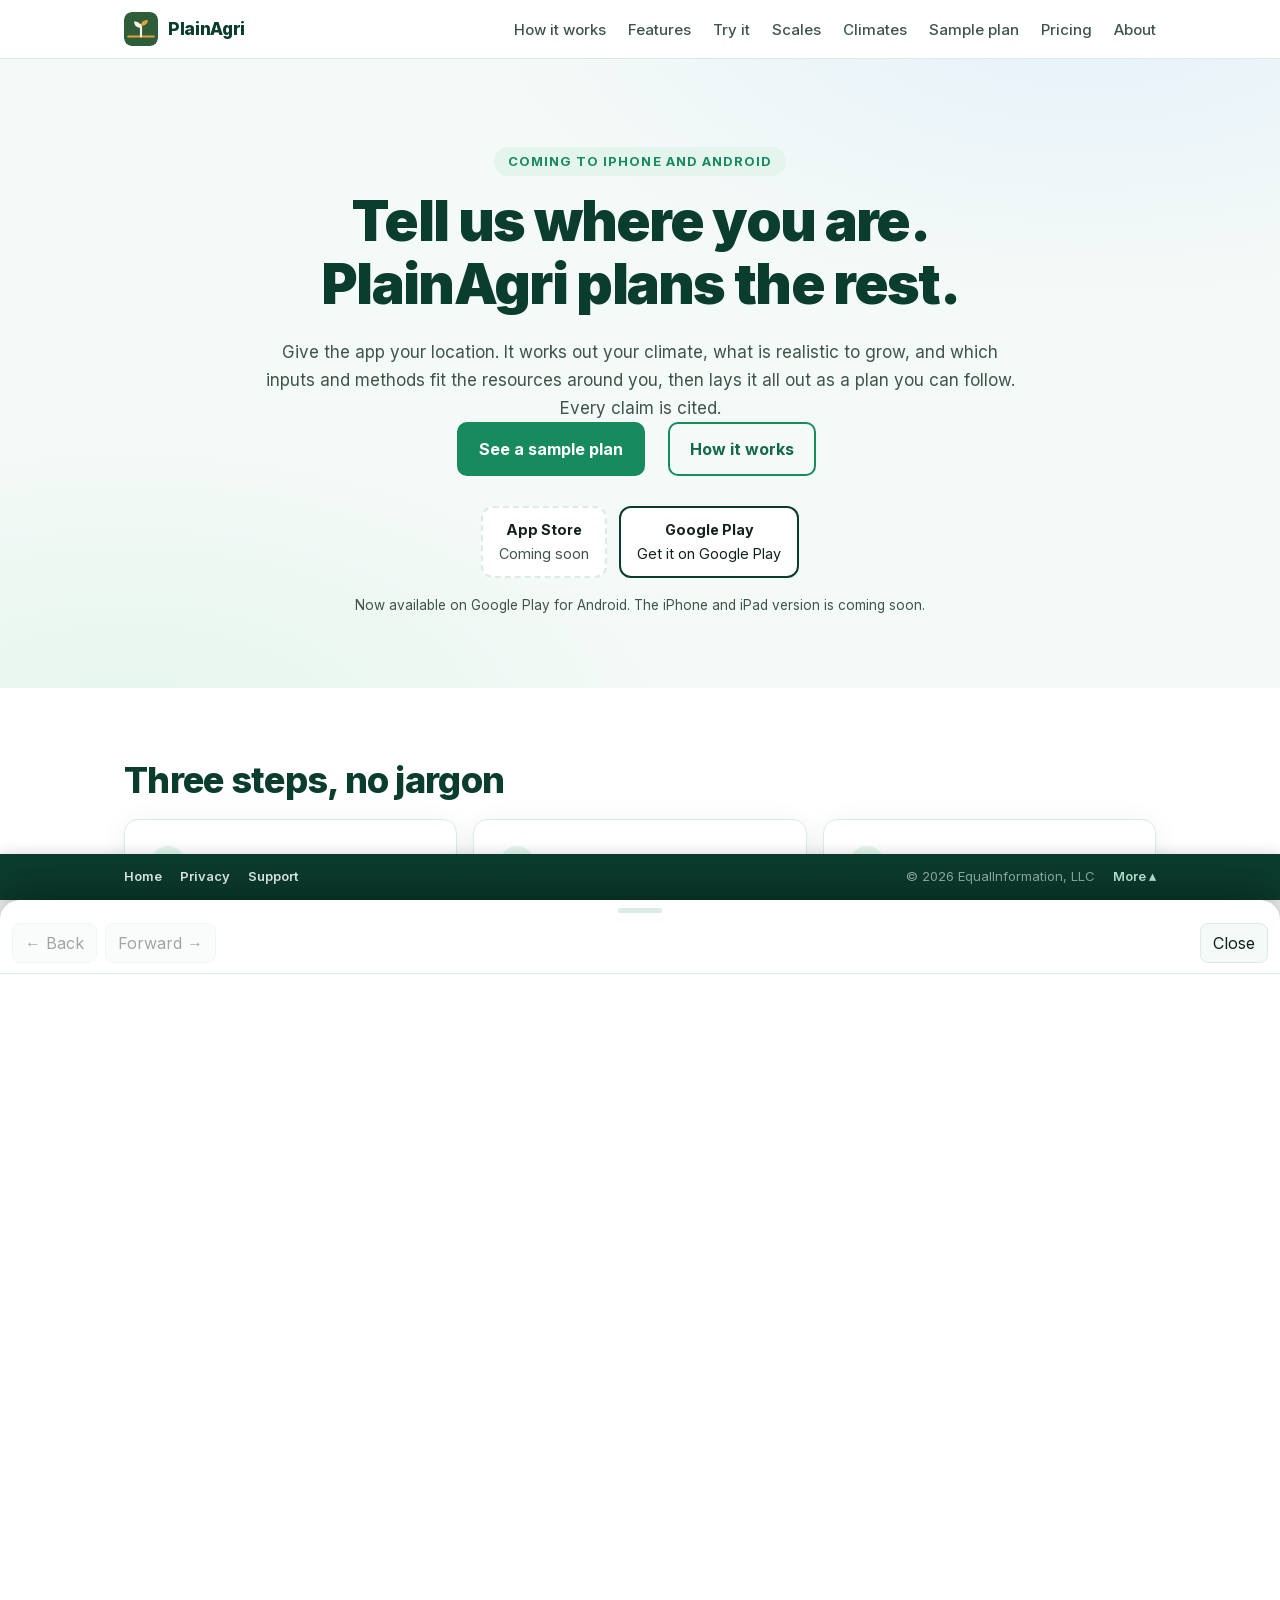
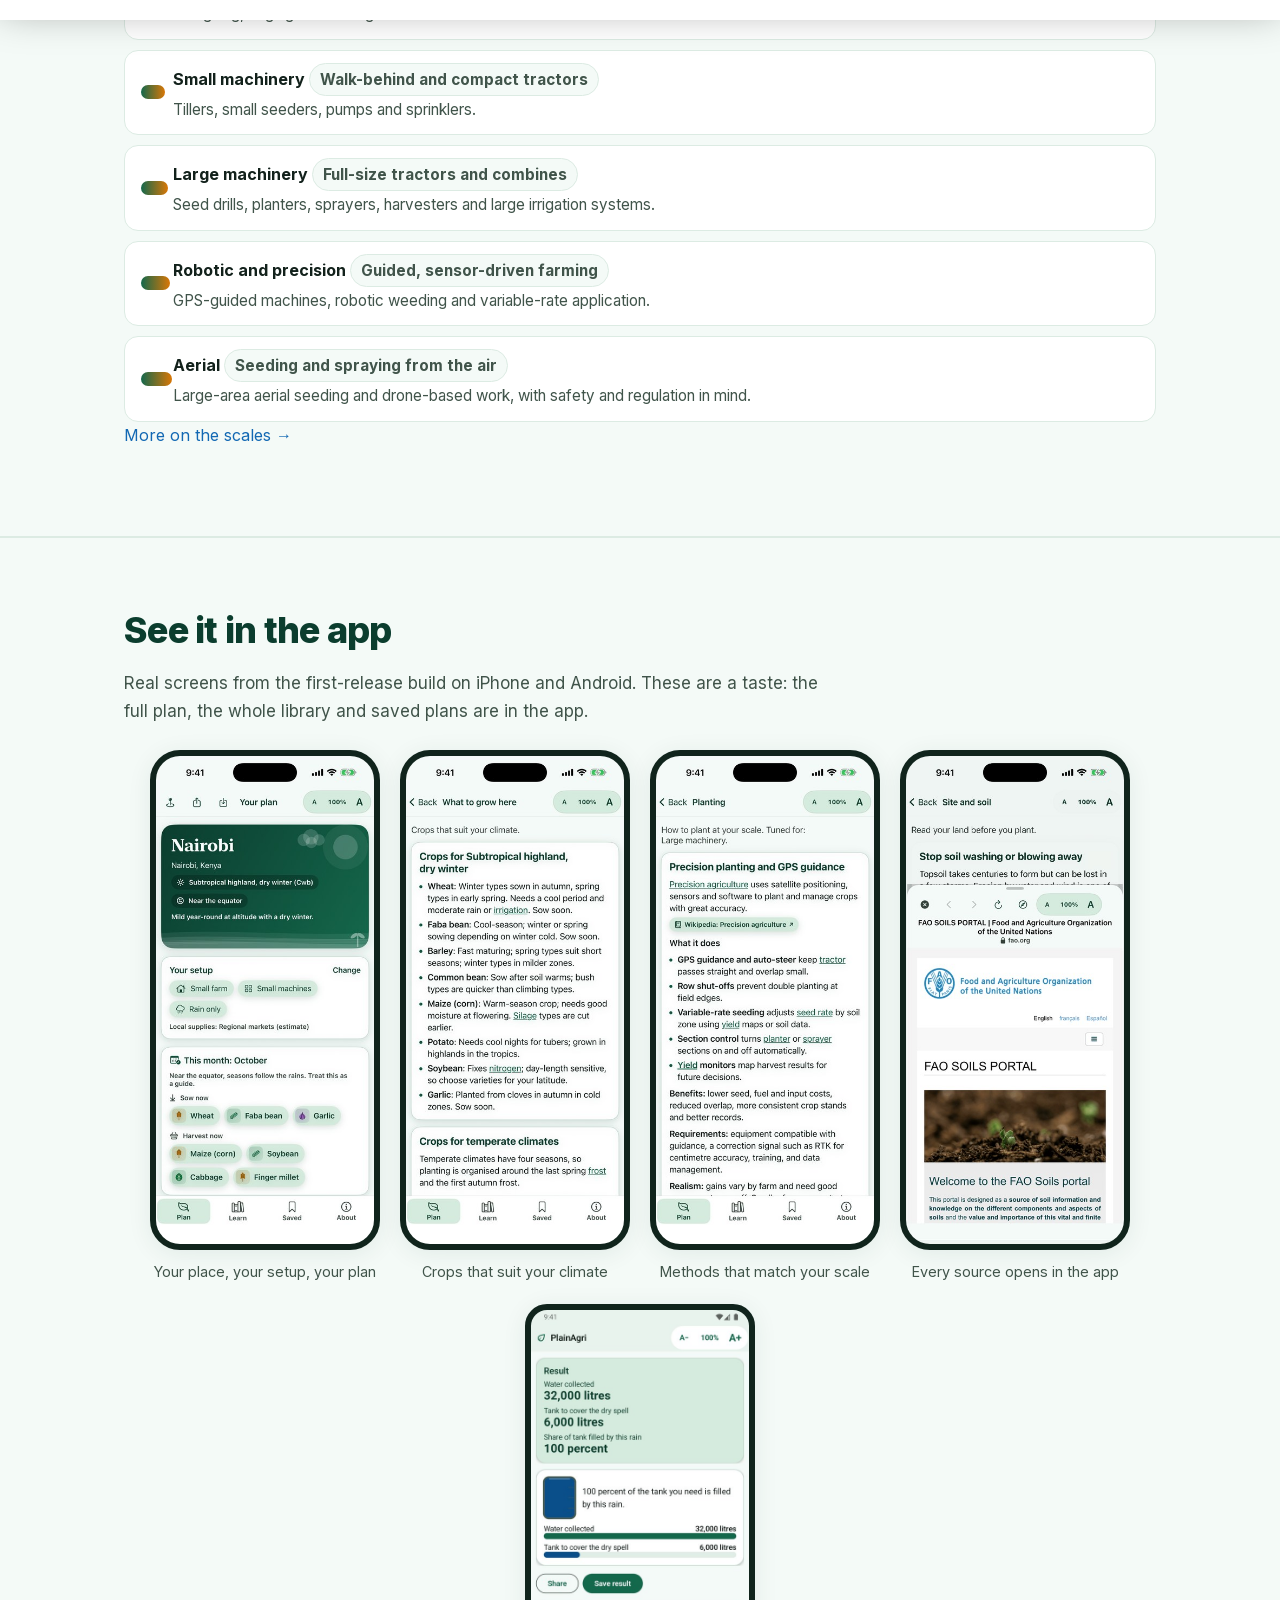
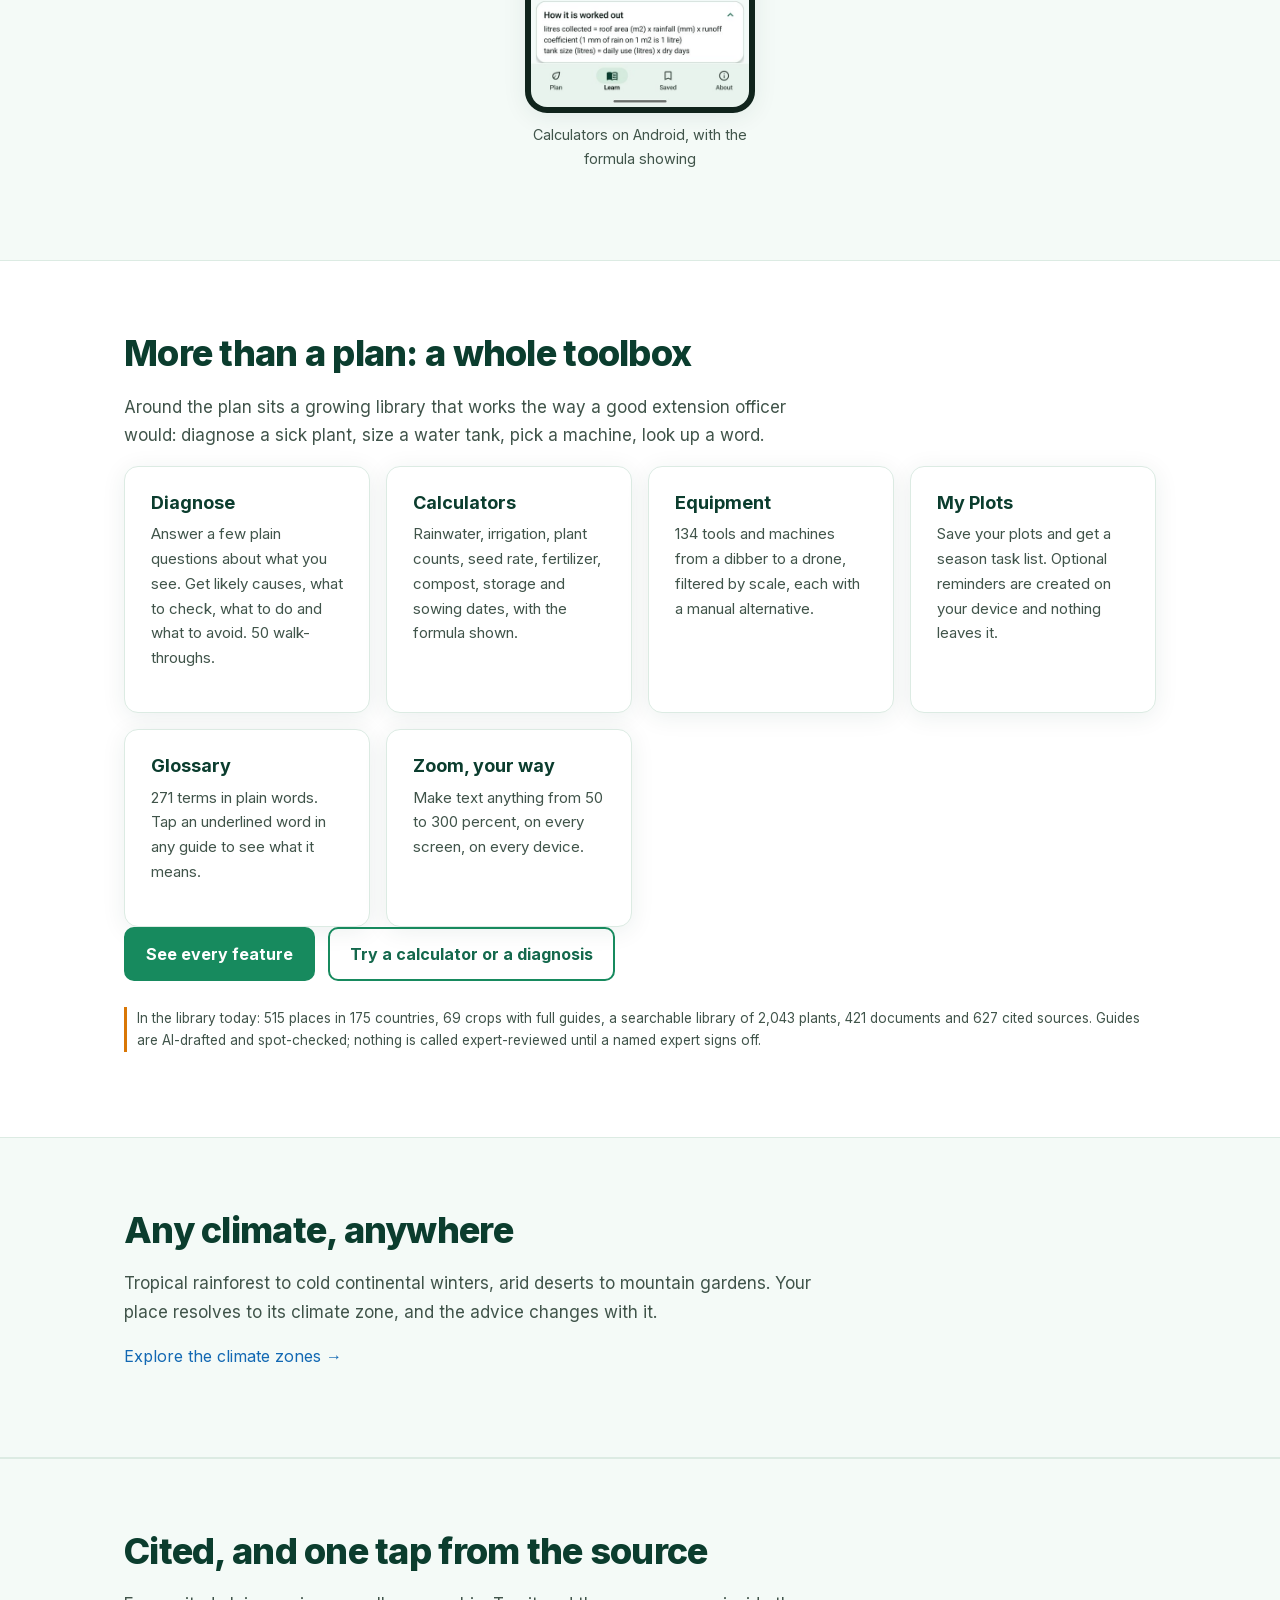
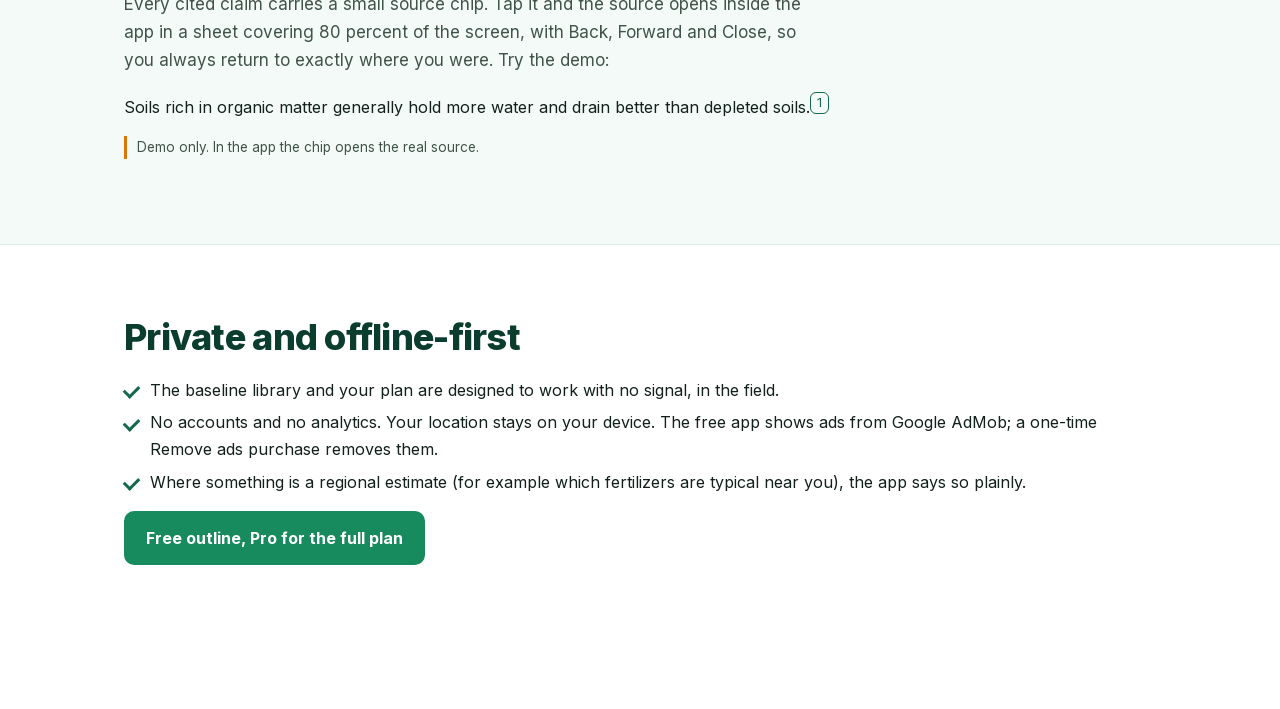
<file: index.html>
<!DOCTYPE html>
<html lang="en">
<head>
<meta charset="UTF-8">
<meta name="viewport" content="width=device-width, initial-scale=1.0">
<title>PlainAgri: Tell us where you are. We plan the rest.</title>
<meta name="description" content="PlainAgri designs a complete, cited growing plan from your location: any climate, any scale, from a single pot to robotic farming. Available on Google Play; iPhone and iPad coming soon.">
<link rel="canonical" href="https://equalinformation.com/plain-agri-site/">
<link rel="icon" type="image/svg+xml" href="assets/img/favicon.svg">
<meta name="theme-color" content="#0b3d2e">
<meta property="og:title" content="PlainAgri: Tell us where you are. We plan the rest.">
<meta property="og:description" content="PlainAgri designs a complete, cited growing plan from your location: any climate, any scale, from a single pot to robotic farming. Available on Google Play; iPhone and iPad coming soon.">
<meta property="og:type" content="website">
<meta property="og:site_name" content="PlainAgri">
<link rel="stylesheet" href="assets/fonts/inter.css">
<link rel="stylesheet" href="assets/css/style.css?v=4">
</head>
<body>
<a class="skip" href="#main">Skip to content</a>
<nav aria-label="Main"><div class="nav-inner">
<a href="./" class="nav-logo"><img src="assets/img/favicon.svg" alt="" width="32" height="32"><span>PlainAgri</span></a>
<ul class="nav-links"><li><a href="how-it-works/">How it works</a></li><li><a href="features/">Features</a></li><li><a href="try/">Try it</a></li><li><a href="scales/">Scales</a></li><li><a href="climates/">Climates</a></li><li><a href="sample-plan/">Sample plan</a></li><li><a href="pricing/">Pricing</a></li><li><a href="about/">About</a></li></ul><button class="mobile-menu-btn" onclick="document.querySelector('.nav-links').classList.toggle('show')" aria-label="Menu">&#9776;</button></div></nav>
<main id="main">

<section class="hero"><div class="wrap">
<span class="eyebrow">Coming to iPhone and Android</span>
<h1>Tell us where you are.<br>PlainAgri plans the rest.</h1>
<p class="lead">Give the app your location. It works out your climate, what is realistic to grow, and which inputs and methods fit the resources around you, then lays it all out as a plan you can follow. Every claim is cited.</p>
<p><a class="btn" href="sample-plan/">See a sample plan</a> &nbsp; <a class="btn ghost" href="how-it-works/">How it works</a></p>
<div class="badges"><div class="badge"><b>App Store</b>Coming soon</div><a class="badge live" href="https://play.google.com/store/apps/details?id=com.equalinformation.plainagri.app" rel="noopener"><b>Google Play</b>Get it on Google Play</a></div>
<p class="est">Now available on Google Play for Android. The iPhone and iPad version is coming soon.</p>
</div></section>

<section><div class="wrap"><h2>Three steps, no jargon</h2><div class="grid">
<div class="card"><div class="n">1</div><h3>Say where</h3><p>Use your phone's location, search for a place, or pick one from a list. Planning a plot you are not standing on? That works too.</p></div>
<div class="card"><div class="n">2</div><h3>Say what for</h3><p>Food security, a garden, a small farm or a commercial operation, and the scale you work at. Every answer is optional and has a sensible default for your region.</p></div>
<div class="card"><div class="n">3</div><h3>Follow the plan</h3><p>Site and soil, what to grow, a hemisphere-aware calendar, planting, water, fertility, pests, harvest, storage, and a manual fallback at every step.</p></div>
</div></div></section>

<section class="alt"><div class="wrap"><h2>From one plant to a whole landscape</h2>
<p class="lead">Agriculture is whatever grows food, fibre or soil, at whatever scale. PlainAgri is being built to cover the whole range, so the plan matches how you actually work.</p>
<ul class="ladder"><li><span class="rung" style="--w:0"></span><div><b>Hand <span class="pill">Single plants, pots, raised beds</span></b><span>Planting, watering and harvesting by hand.</span></div></li><li><span class="rung" style="--w:12"></span><div><b>Hand tools <span class="pill">Small plots and family gardens</span></b><span>Hoes, dibbers, watering cans, hand seeders and simple drip kits.</span></div></li><li><span class="rung" style="--w:24"></span><div><b>Animal draft <span class="pill">Working with draft animals</span></b><span>Ploughing, ridging and hauling where fuel and machines are scarce.</span></div></li><li><span class="rung" style="--w:36"></span><div><b>Small machinery <span class="pill">Walk-behind and compact tractors</span></b><span>Tillers, small seeders, pumps and sprinklers.</span></div></li><li><span class="rung" style="--w:48"></span><div><b>Large machinery <span class="pill">Full-size tractors and combines</span></b><span>Seed drills, planters, sprayers, harvesters and large irrigation systems.</span></div></li><li><span class="rung" style="--w:60"></span><div><b>Robotic and precision <span class="pill">Guided, sensor-driven farming</span></b><span>GPS-guided machines, robotic weeding and variable-rate application.</span></div></li><li><span class="rung" style="--w:72"></span><div><b>Aerial <span class="pill">Seeding and spraying from the air</span></b><span>Large-area aerial seeding and drone-based work, with safety and regulation in mind.</span></div></li></ul>
<p><a href="scales/">More on the scales &rarr;</a></p></div></section>


<section class="alt"><div class="wrap"><h2>See it in the app</h2>
<p class="lead">Real screens from the first-release build on iPhone and Android. These are a taste: the full plan, the whole library and saved plans are in the app.</p>
<div class="shots">
<figure><div class="phone"><img src="assets/img/app/plan.jpg?v=4" alt="PlainAgri plan screen for Nairobi showing climate zone, setup and plan sections" loading="lazy"></div><figcaption>Your place, your setup, your plan</figcaption></figure>
<figure><div class="phone"><img src="assets/img/app/crops.jpg?v=4" alt="PlainAgri what to grow here screen" loading="lazy"></div><figcaption>Crops that suit your climate</figcaption></figure>
<figure><div class="phone"><img src="assets/img/app/machinery.jpg?v=4" alt="PlainAgri guidance for machinery scale" loading="lazy"></div><figcaption>Methods that match your scale</figcaption></figure>
<figure><div class="phone"><img src="assets/img/app/sources.jpg?v=4" alt="PlainAgri in-app source viewer opened at 80 percent height" loading="lazy"></div><figcaption>Every source opens in the app</figcaption></figure>
<figure><div class="phone android"><img src="assets/img/app/android-water.jpg?v=4" alt="PlainAgri rainwater calculator on Android" loading="lazy"></div><figcaption>Calculators on Android, with the formula showing</figcaption></figure>
</div></div></section>

<section><div class="wrap"><h2>More than a plan: a whole toolbox</h2>
<p class="lead">Around the plan sits a growing library that works the way a good extension officer would: diagnose a sick plant, size a water tank, pick a machine, look up a word.</p>
<div class="grid">
<div class="card"><h3>Diagnose</h3><p>Answer a few plain questions about what you see. Get likely causes, what to check, what to do and what to avoid. 50 walk-throughs.</p></div>
<div class="card"><h3>Calculators</h3><p>Rainwater, irrigation, plant counts, seed rate, fertilizer, compost, storage and sowing dates, with the formula shown.</p></div>
<div class="card"><h3>Equipment</h3><p>134 tools and machines from a dibber to a drone, filtered by scale, each with a manual alternative.</p></div>
<div class="card"><h3>My Plots</h3><p>Save your plots and get a season task list. Optional reminders are created on your device and nothing leaves it.</p></div>
<div class="card"><h3>Glossary</h3><p>271 terms in plain words. Tap an underlined word in any guide to see what it means.</p></div>
<div class="card"><h3>Zoom, your way</h3><p>Make text anything from 50 to 300 percent, on every screen, on every device.</p></div>
</div>
<p><a class="btn" href="features/">See every feature</a> <a class="btn ghost" href="try/">Try a calculator or a diagnosis</a></p>
<p class="est">In the library today: 515 places in 175 countries, 69 crops with full guides, a searchable library of 2,043 plants, 421 documents and 627 cited sources. Guides are AI-drafted and spot-checked; nothing is called expert-reviewed until a named expert signs off.</p></div></section>

<section class="alt"><div class="wrap"><h2>Any climate, anywhere</h2>
<p class="lead">Tropical rainforest to cold continental winters, arid deserts to mountain gardens. Your place resolves to its climate zone, and the advice changes with it.</p>
<p><a href="climates/">Explore the climate zones &rarr;</a></p></div></section>

<section class="alt"><div class="wrap"><h2>Cited, and one tap from the source</h2>
<p class="lead">Every cited claim carries a small source chip. Tap it and the source opens inside the app in a sheet covering 80 percent of the screen, with Back, Forward and Close, so you always return to exactly where you were. Try the demo:</p>
<p>Soils rich in organic matter generally hold more water and drain better than depleted soils.<button class="cite" data-cite="soils" aria-label="Open source (demo)">1</button></p>
<p class="est">Demo only. In the app the chip opens the real source.</p></div></section>

<section><div class="wrap"><h2>Private and offline-first</h2><ul class="tick">
<li>The baseline library and your plan are designed to work with no signal, in the field.</li>
<li>No accounts and no analytics. Your location stays on your device. The free app shows ads from Google AdMob; a one-time Remove ads purchase removes them.</li>
<li>Where something is a regional estimate (for example which fertilizers are typical near you), the app says so plainly.</li></ul>
<p><a class="btn" href="pricing/">Free outline, Pro for the full plan</a></p></div></section>

</main>
<footer><details class="footer-dock"><summary><span class="dock-links"><a href="./">Home</a><a href="privacy/">Privacy</a><a href="support/">Support</a></span><span class="dock-copy">&copy; 2026 EqualInformation, LLC</span><span class="dock-more">More</span></summary>
<div class="footer-inner"><ul class="footer-links"><li><a href="how-it-works/">How it works</a></li><li><a href="features/">Features</a></li><li><a href="try/">Try it</a></li><li><a href="scales/">Scales</a></li><li><a href="climates/">Climates</a></li><li><a href="sample-plan/">Sample plan</a></li><li><a href="pricing/">Pricing</a></li><li><a href="about/">About</a></li><li><a href="privacy/">Privacy Policy</a></li><li><a href="support/">Support</a></li><li><a href="https://equalinformation.com" target="_blank" rel="noopener">EqualInformation</a></li></ul>
<p class="footer-copy">PlainAgri is general educational information, not a substitute for local agricultural advice or product labels. Always check local regulations before using any chemical input. &copy; 2026 EqualInformation, LLC.</p></div></details></footer>
<div class="sheet-back"></div>
<div class="sheet" role="dialog" aria-modal="true" aria-label="Source viewer (demo)" aria-hidden="true">
<div class="sheet-grab"></div>
<div class="sheet-bar"><button data-act="back" aria-label="Back" disabled>&larr; Back</button><button data-act="fwd" aria-label="Forward" disabled>Forward &rarr;</button><div class="sheet-title"></div><button data-act="close" aria-label="Close source viewer">Close</button></div>
<div class="sheet-body"></div></div>

<script src="assets/js/site.js" defer></script>

</body></html>
</file>
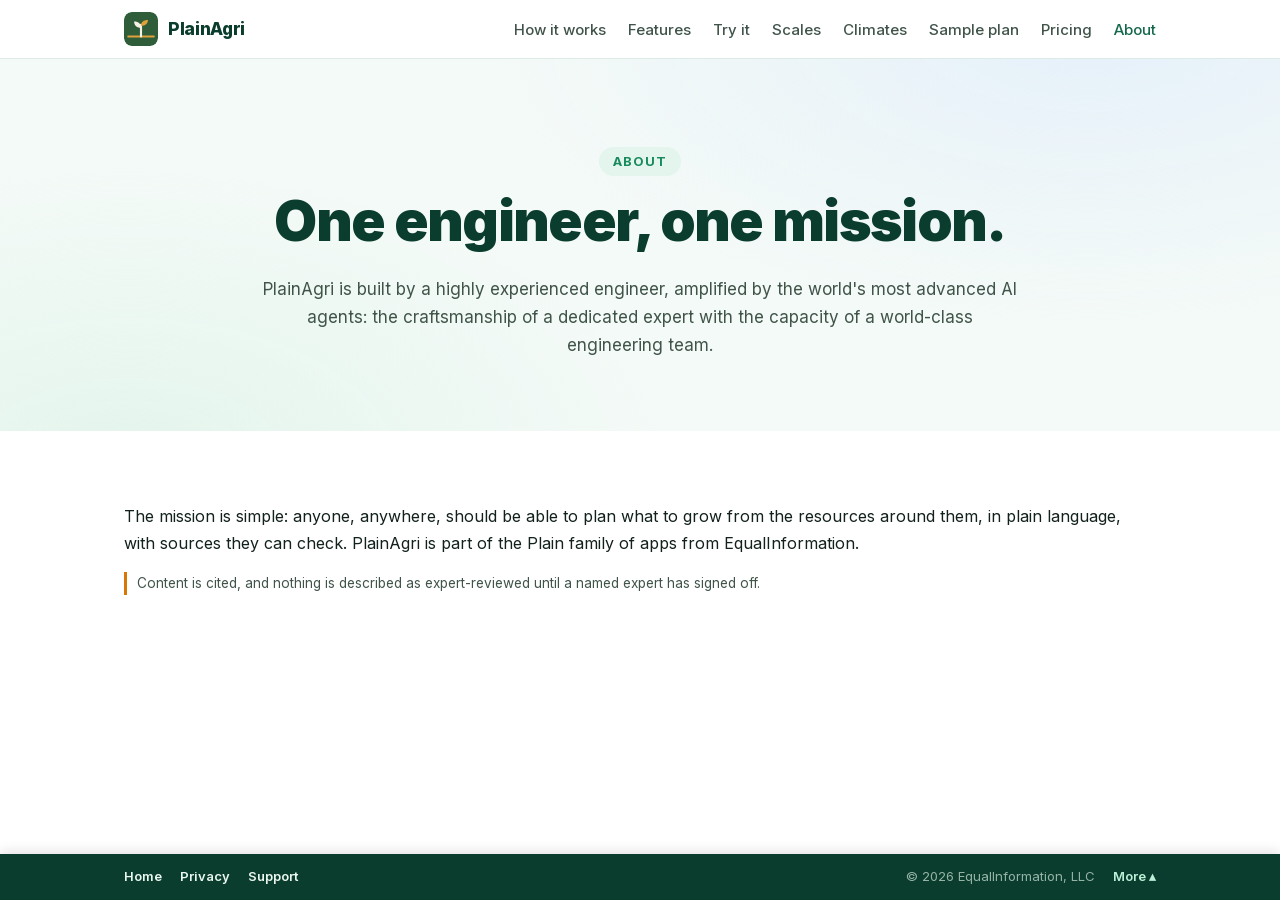
<file: about/index.html>
<!DOCTYPE html>
<html lang="en">
<head>
<meta charset="UTF-8">
<meta name="viewport" content="width=device-width, initial-scale=1.0">
<title>About PlainAgri</title>
<meta name="description" content="PlainAgri is built by one highly experienced engineer, amplified by the world's most advanced AI agents.">
<link rel="canonical" href="https://equalinformation.com/plain-agri-site/about/">
<link rel="icon" type="image/svg+xml" href="../assets/img/favicon.svg">
<meta name="theme-color" content="#0b3d2e">
<meta property="og:title" content="About PlainAgri">
<meta property="og:description" content="PlainAgri is built by one highly experienced engineer, amplified by the world's most advanced AI agents.">
<meta property="og:type" content="website">
<meta property="og:site_name" content="PlainAgri">
<link rel="stylesheet" href="../assets/fonts/inter.css">
<link rel="stylesheet" href="../assets/css/style.css?v=4">
</head>
<body>
<a class="skip" href="#main">Skip to content</a>
<nav aria-label="Main"><div class="nav-inner">
<a href="../" class="nav-logo"><img src="../assets/img/favicon.svg" alt="" width="32" height="32"><span>PlainAgri</span></a>
<ul class="nav-links"><li><a href="../how-it-works/">How it works</a></li><li><a href="../features/">Features</a></li><li><a href="../try/">Try it</a></li><li><a href="../scales/">Scales</a></li><li><a href="../climates/">Climates</a></li><li><a href="../sample-plan/">Sample plan</a></li><li><a href="../pricing/">Pricing</a></li><li><a href="../about/" aria-current="page">About</a></li></ul><button class="mobile-menu-btn" onclick="document.querySelector('.nav-links').classList.toggle('show')" aria-label="Menu">&#9776;</button></div></nav>
<main id="main">

<section class="hero"><div class="wrap"><span class="eyebrow">About</span><h1>One engineer, one mission.</h1>
<p class="lead">PlainAgri is built by a highly experienced engineer, amplified by the world's most advanced AI agents: the craftsmanship of a dedicated expert with the capacity of a world-class engineering team.</p></div></section>
<section><div class="wrap"><p>The mission is simple: anyone, anywhere, should be able to plan what to grow from the resources around them, in plain language, with sources they can check. PlainAgri is part of the Plain family of apps from EqualInformation.</p>
<p class="est">Content is cited, and nothing is described as expert-reviewed until a named expert has signed off.</p></div></section>
</main>
<footer><details class="footer-dock"><summary><span class="dock-links"><a href="../">Home</a><a href="../privacy/">Privacy</a><a href="../support/">Support</a></span><span class="dock-copy">&copy; 2026 EqualInformation, LLC</span><span class="dock-more">More</span></summary>
<div class="footer-inner"><ul class="footer-links"><li><a href="../how-it-works/">How it works</a></li><li><a href="../features/">Features</a></li><li><a href="../try/">Try it</a></li><li><a href="../scales/">Scales</a></li><li><a href="../climates/">Climates</a></li><li><a href="../sample-plan/">Sample plan</a></li><li><a href="../pricing/">Pricing</a></li><li><a href="../about/">About</a></li><li><a href="../privacy/">Privacy Policy</a></li><li><a href="../support/">Support</a></li><li><a href="https://equalinformation.com" target="_blank" rel="noopener">EqualInformation</a></li></ul>
<p class="footer-copy">PlainAgri is general educational information, not a substitute for local agricultural advice or product labels. Always check local regulations before using any chemical input. &copy; 2026 EqualInformation, LLC.</p></div></details></footer>


<script src="../assets/js/site.js" defer></script>

</body></html>
</file>
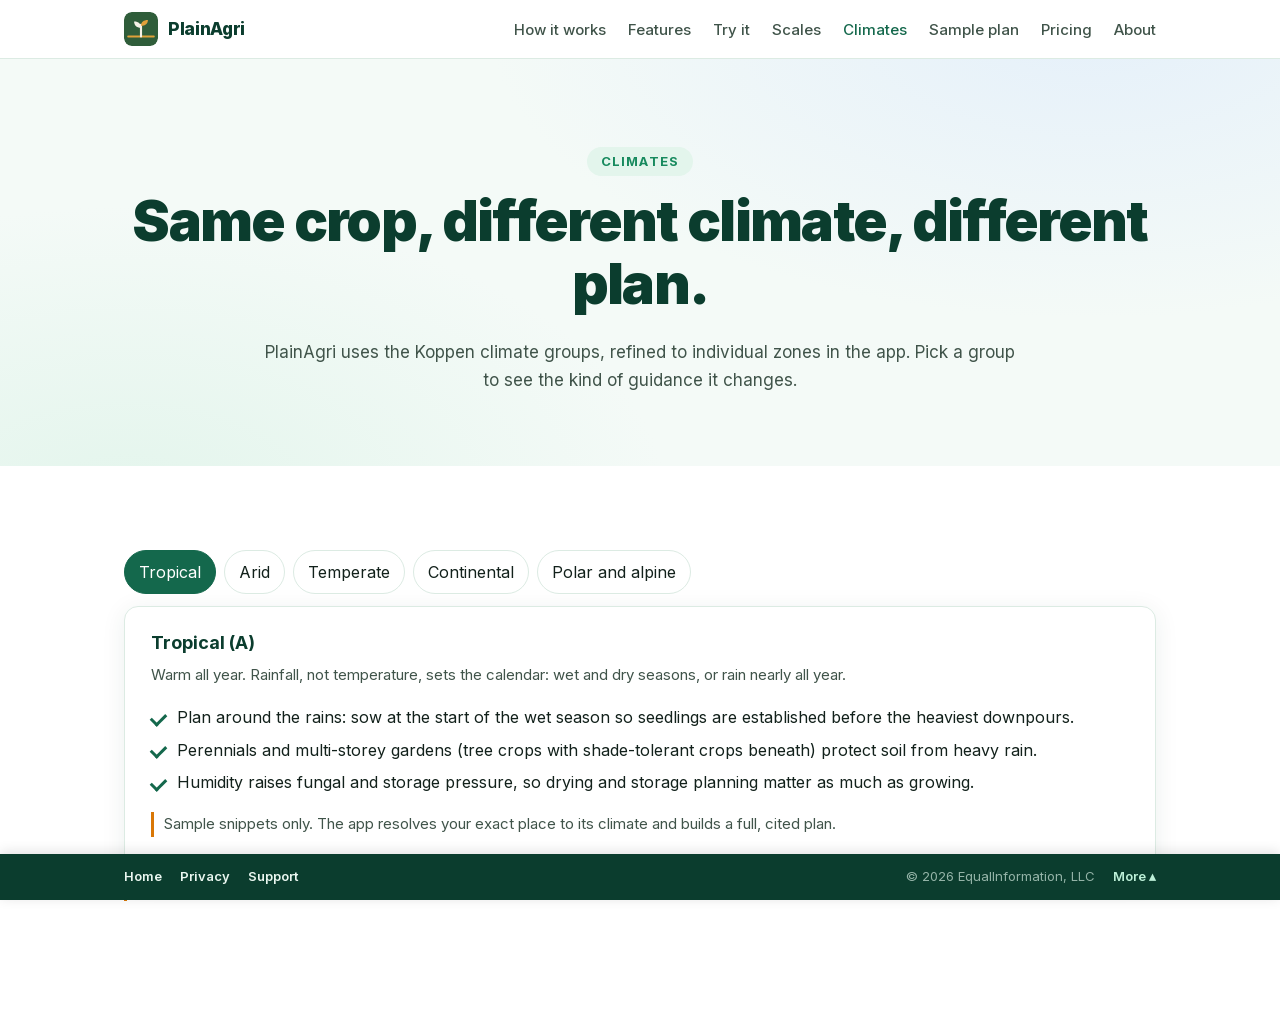
<file: climates/index.html>
<!DOCTYPE html>
<html lang="en">
<head>
<meta charset="UTF-8">
<meta name="viewport" content="width=device-width, initial-scale=1.0">
<title>Any climate: explore the zones</title>
<meta name="description" content="PlainAgri maps your place to its climate zone and changes the advice with it. Explore sample snippets for each major zone.">
<link rel="canonical" href="https://equalinformation.com/plain-agri-site/climates/">
<link rel="icon" type="image/svg+xml" href="../assets/img/favicon.svg">
<meta name="theme-color" content="#0b3d2e">
<meta property="og:title" content="Any climate: explore the zones">
<meta property="og:description" content="PlainAgri maps your place to its climate zone and changes the advice with it. Explore sample snippets for each major zone.">
<meta property="og:type" content="website">
<meta property="og:site_name" content="PlainAgri">
<link rel="stylesheet" href="../assets/fonts/inter.css">
<link rel="stylesheet" href="../assets/css/style.css?v=4">
</head>
<body>
<a class="skip" href="#main">Skip to content</a>
<nav aria-label="Main"><div class="nav-inner">
<a href="../" class="nav-logo"><img src="../assets/img/favicon.svg" alt="" width="32" height="32"><span>PlainAgri</span></a>
<ul class="nav-links"><li><a href="../how-it-works/">How it works</a></li><li><a href="../features/">Features</a></li><li><a href="../try/">Try it</a></li><li><a href="../scales/">Scales</a></li><li><a href="../climates/" aria-current="page">Climates</a></li><li><a href="../sample-plan/">Sample plan</a></li><li><a href="../pricing/">Pricing</a></li><li><a href="../about/">About</a></li></ul><button class="mobile-menu-btn" onclick="document.querySelector('.nav-links').classList.toggle('show')" aria-label="Menu">&#9776;</button></div></nav>
<main id="main">

<section class="hero"><div class="wrap"><span class="eyebrow">Climates</span><h1>Same crop, different climate, different plan.</h1>
<p class="lead">PlainAgri uses the Koppen climate groups, refined to individual zones in the app. Pick a group to see the kind of guidance it changes.</p></div></section>
<section><div class="wrap"><div class="zones" role="group" aria-label="Climate groups"><button type="button" data-z="A" aria-pressed="false">Tropical</button><button type="button" data-z="B" aria-pressed="false">Arid</button><button type="button" data-z="C" aria-pressed="false">Temperate</button><button type="button" data-z="D" aria-pressed="false">Continental</button><button type="button" data-z="E" aria-pressed="false">Polar and alpine</button></div>
<div class="card zone-out" id="zone-out" aria-live="polite"></div>
<p class="est">These are short, general samples. The app picks the zone for your exact place and builds a complete, cited plan.</p></div></section>
</main>
<footer><details class="footer-dock"><summary><span class="dock-links"><a href="../">Home</a><a href="../privacy/">Privacy</a><a href="../support/">Support</a></span><span class="dock-copy">&copy; 2026 EqualInformation, LLC</span><span class="dock-more">More</span></summary>
<div class="footer-inner"><ul class="footer-links"><li><a href="../how-it-works/">How it works</a></li><li><a href="../features/">Features</a></li><li><a href="../try/">Try it</a></li><li><a href="../scales/">Scales</a></li><li><a href="../climates/">Climates</a></li><li><a href="../sample-plan/">Sample plan</a></li><li><a href="../pricing/">Pricing</a></li><li><a href="../about/">About</a></li><li><a href="../privacy/">Privacy Policy</a></li><li><a href="../support/">Support</a></li><li><a href="https://equalinformation.com" target="_blank" rel="noopener">EqualInformation</a></li></ul>
<p class="footer-copy">PlainAgri is general educational information, not a substitute for local agricultural advice or product labels. Always check local regulations before using any chemical input. &copy; 2026 EqualInformation, LLC.</p></div></details></footer>


<script src="../assets/js/site.js" defer></script>

</body></html>
</file>
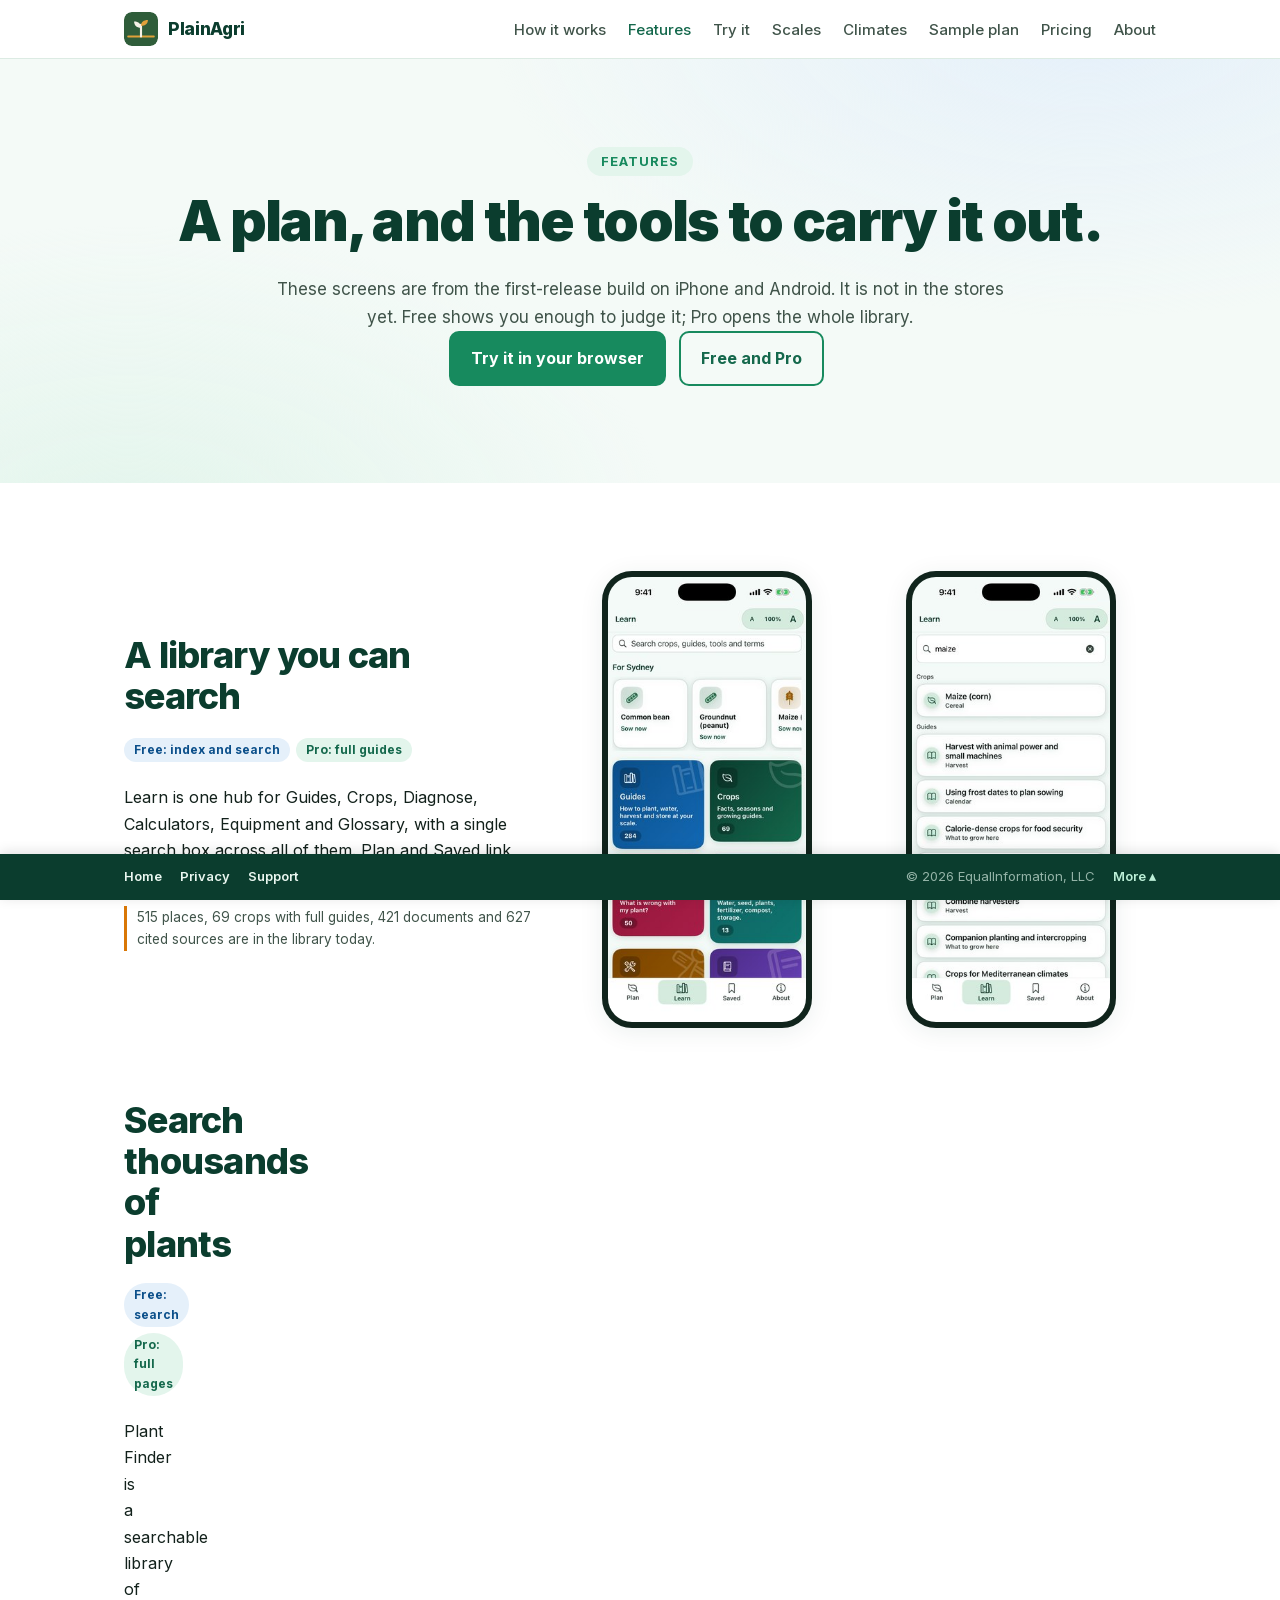
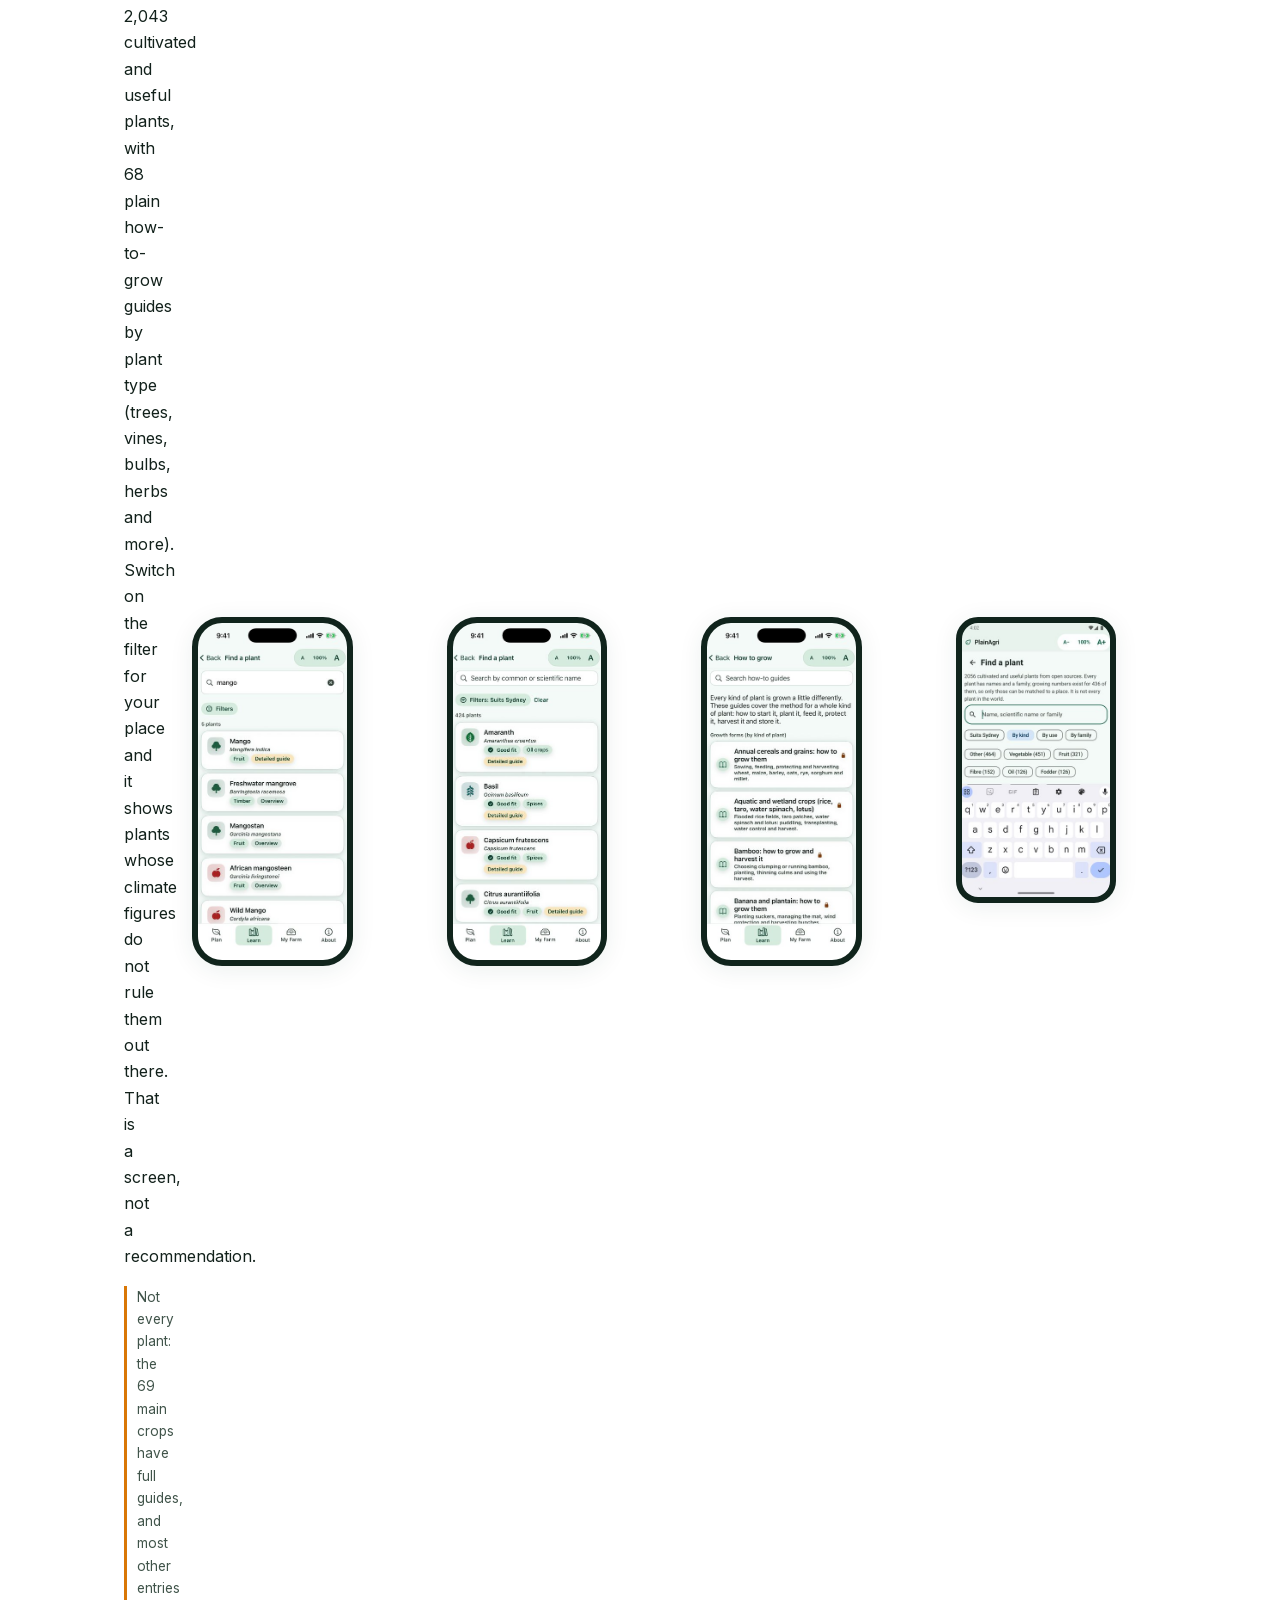
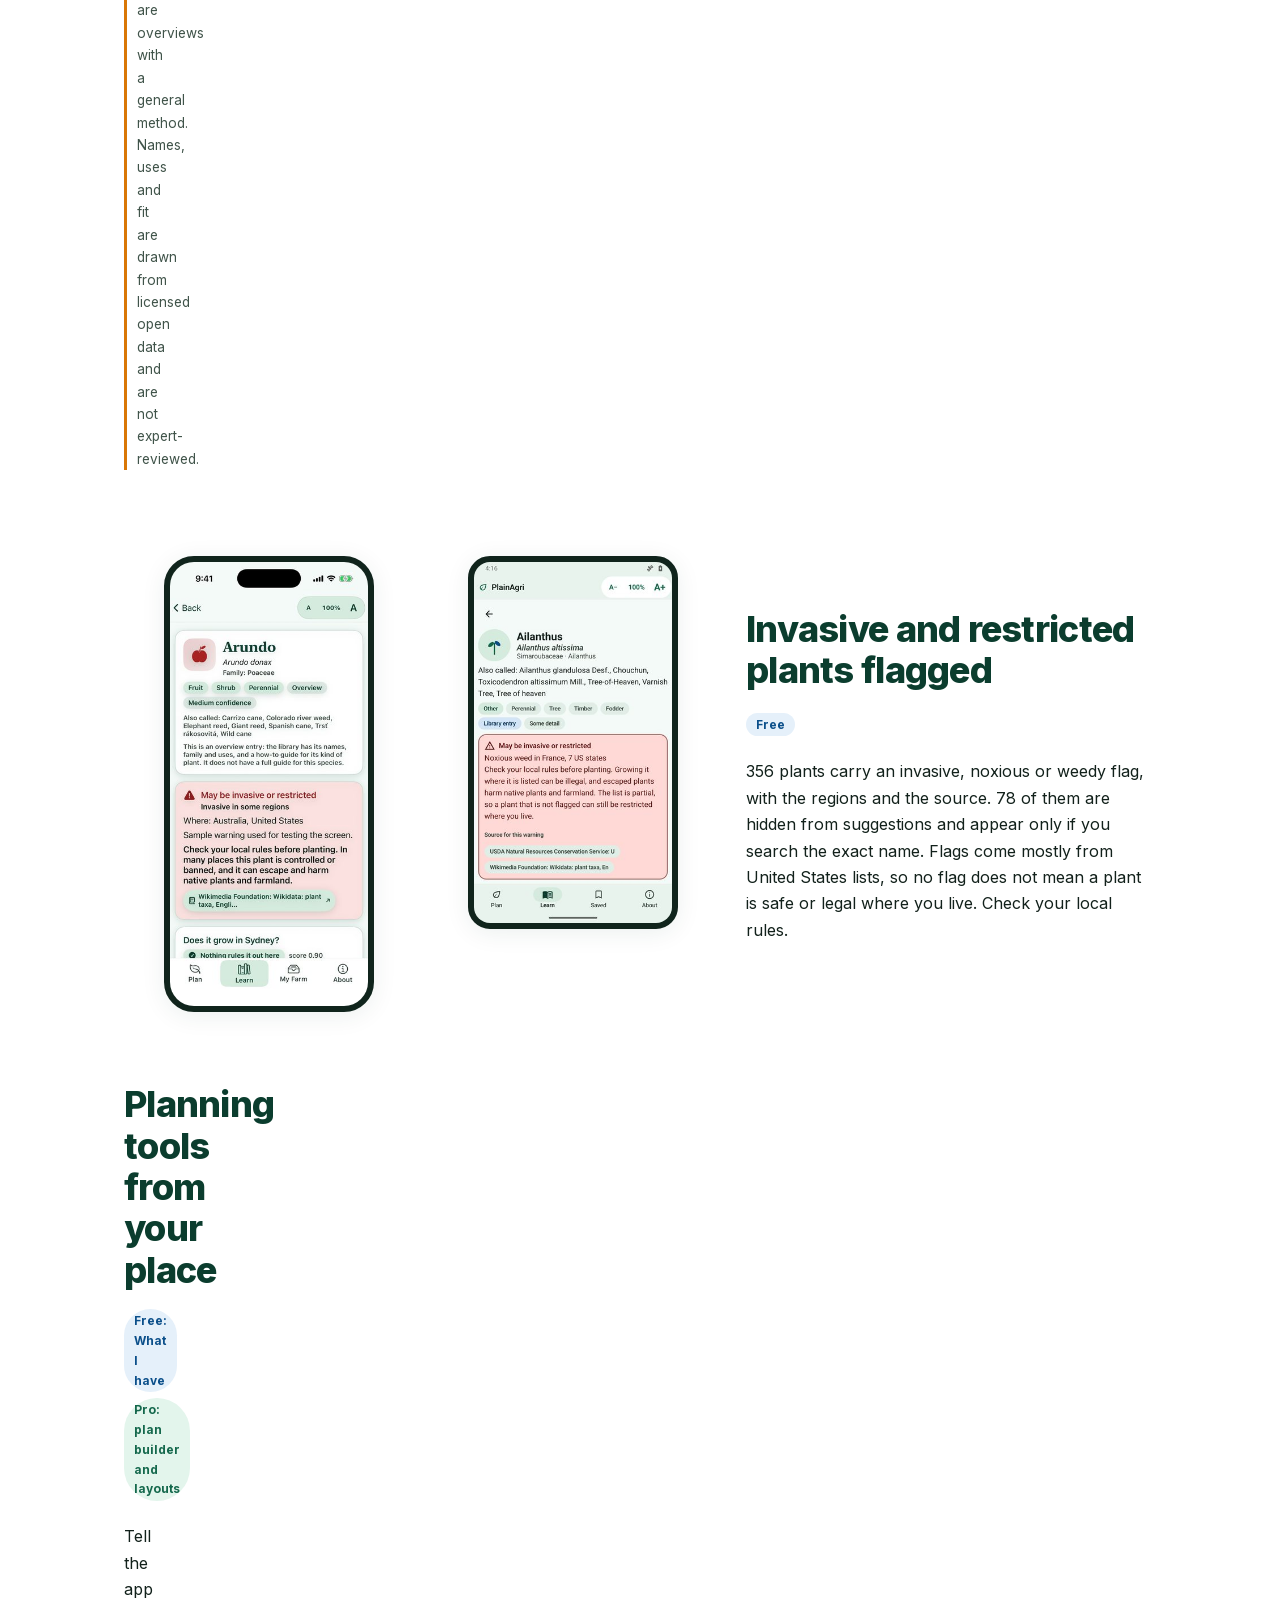
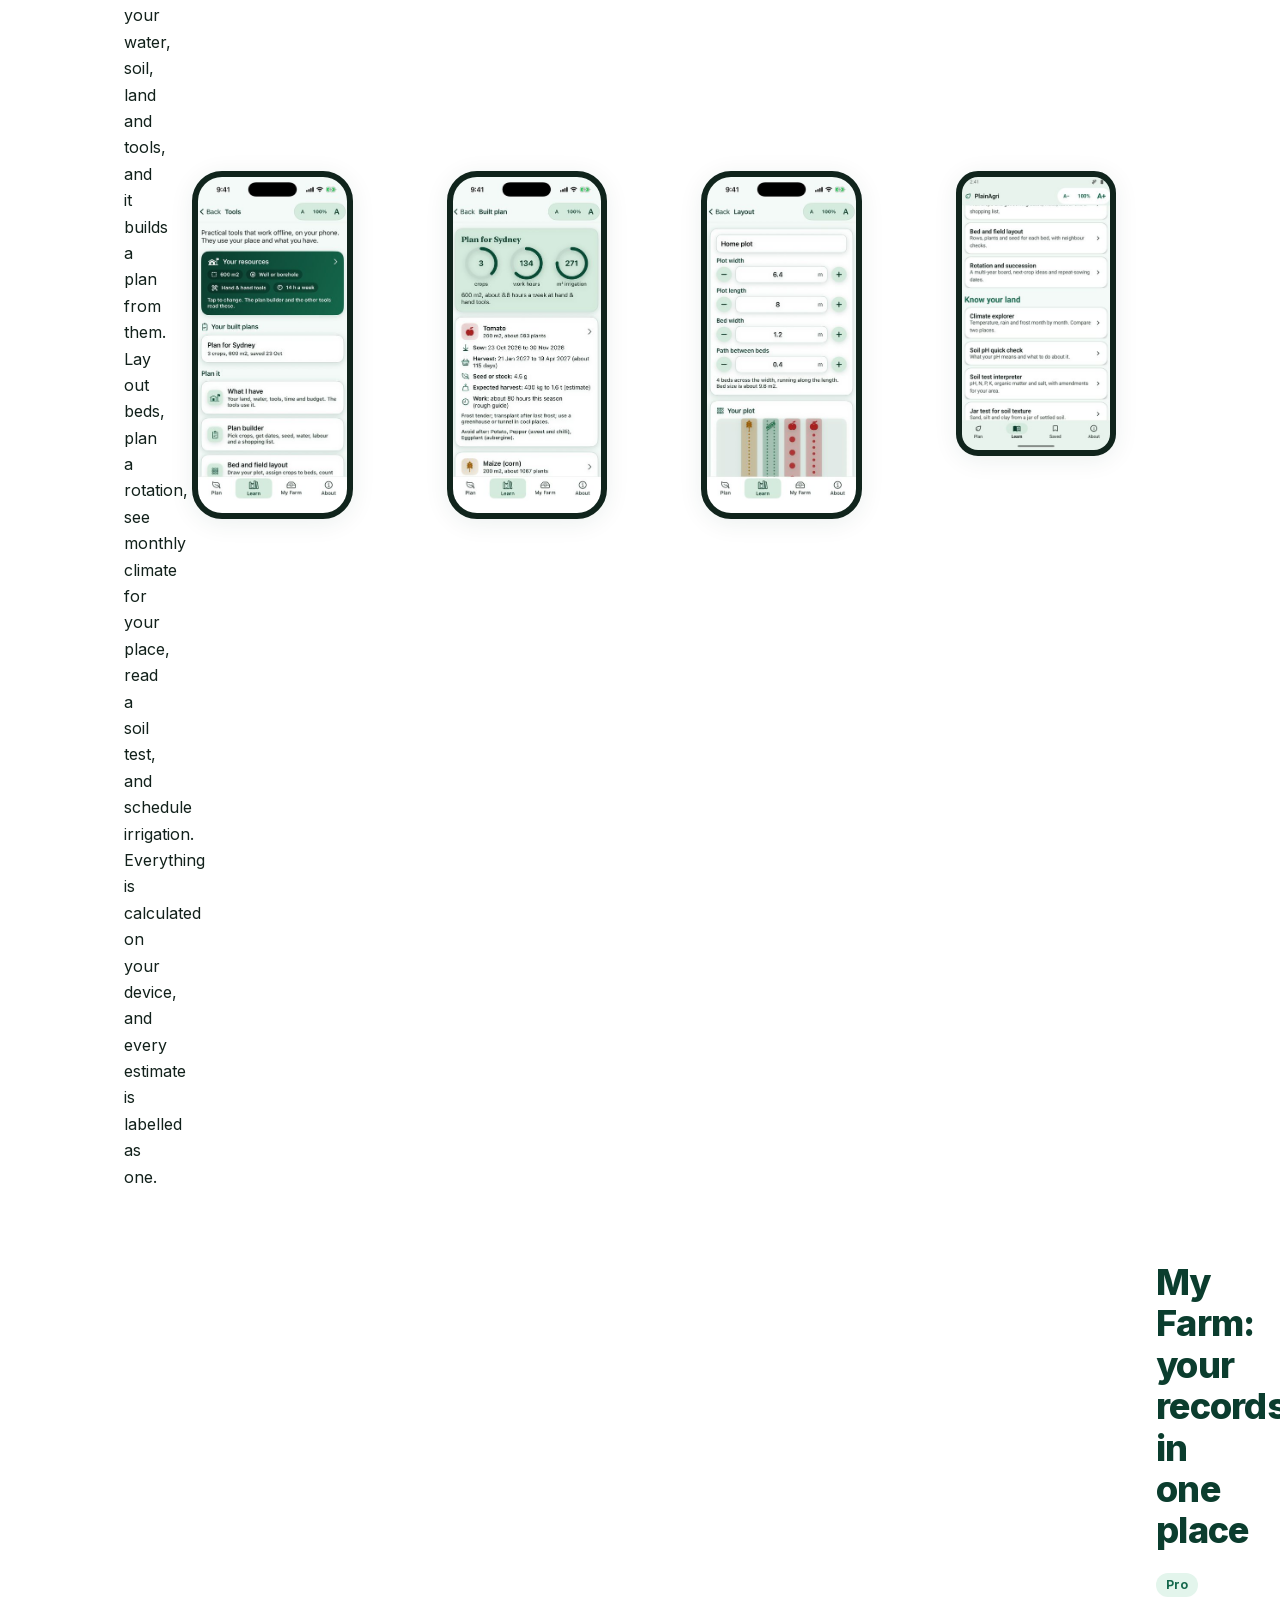
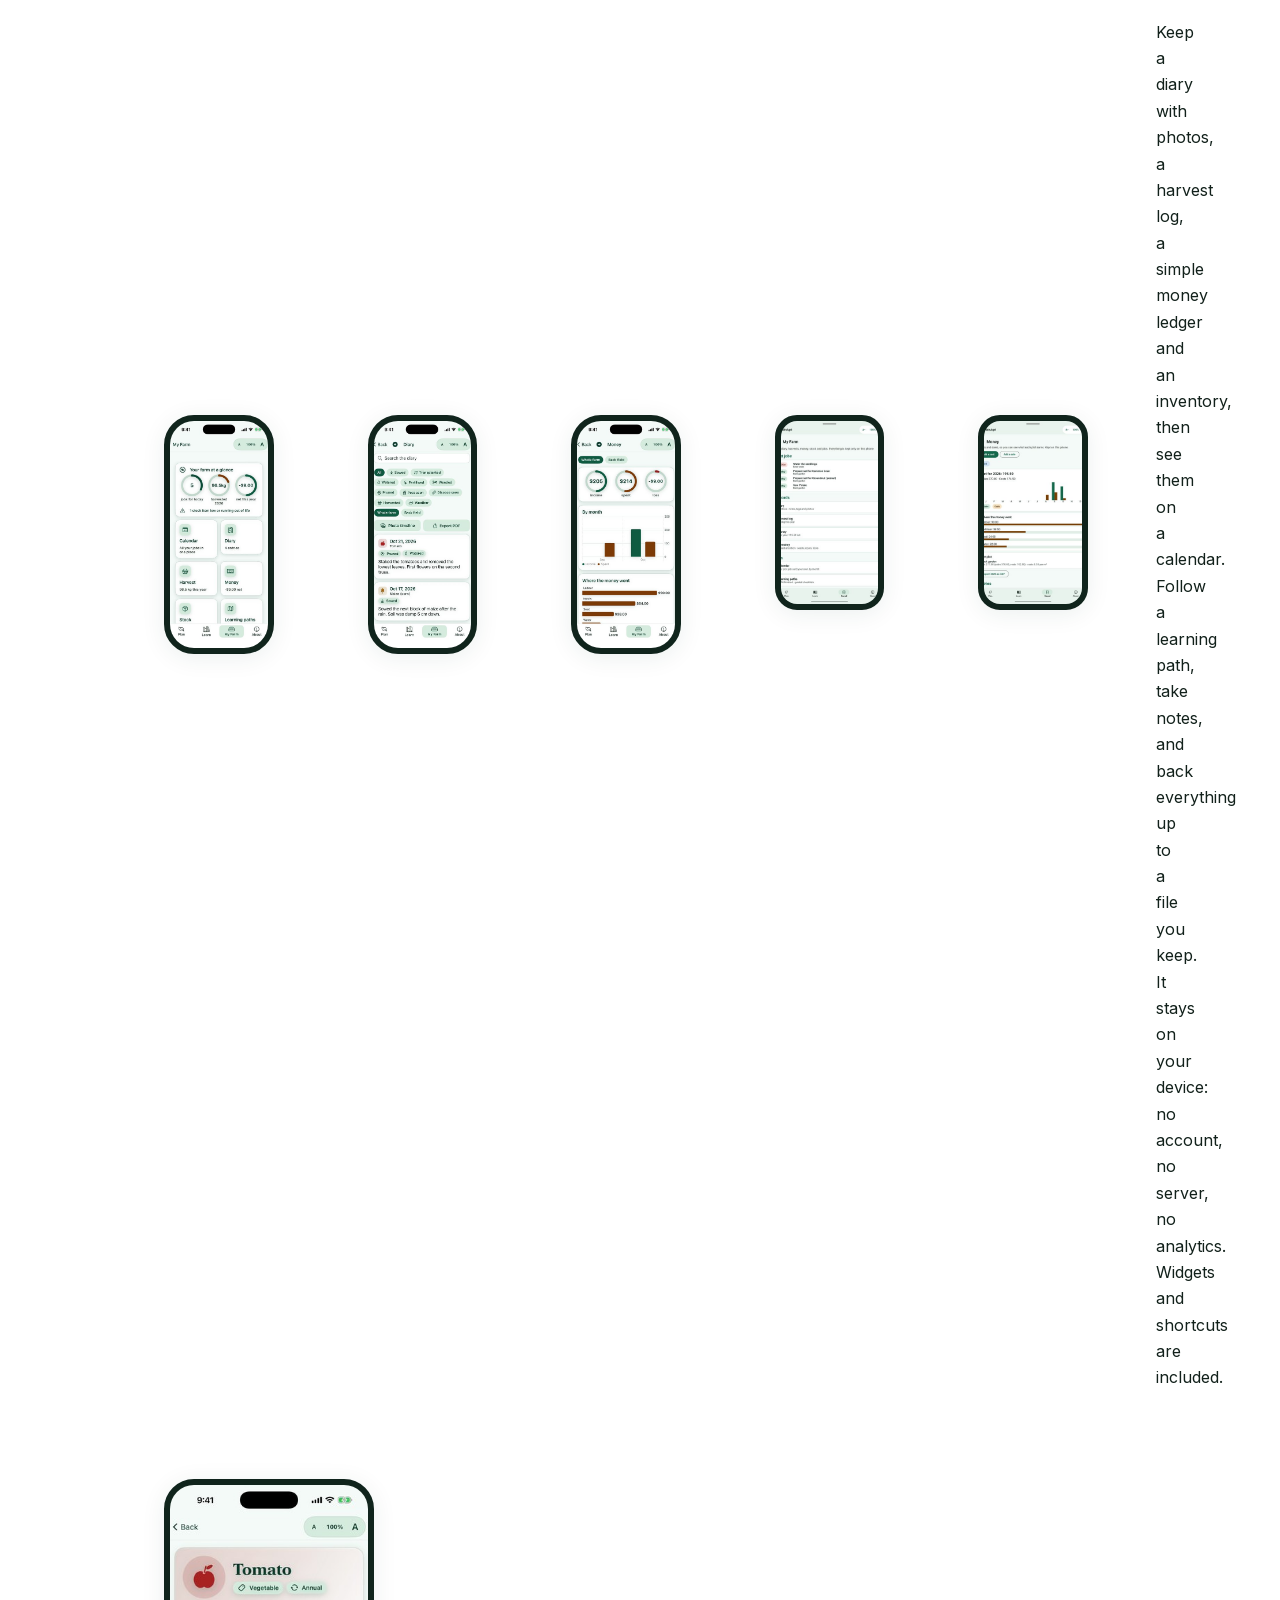
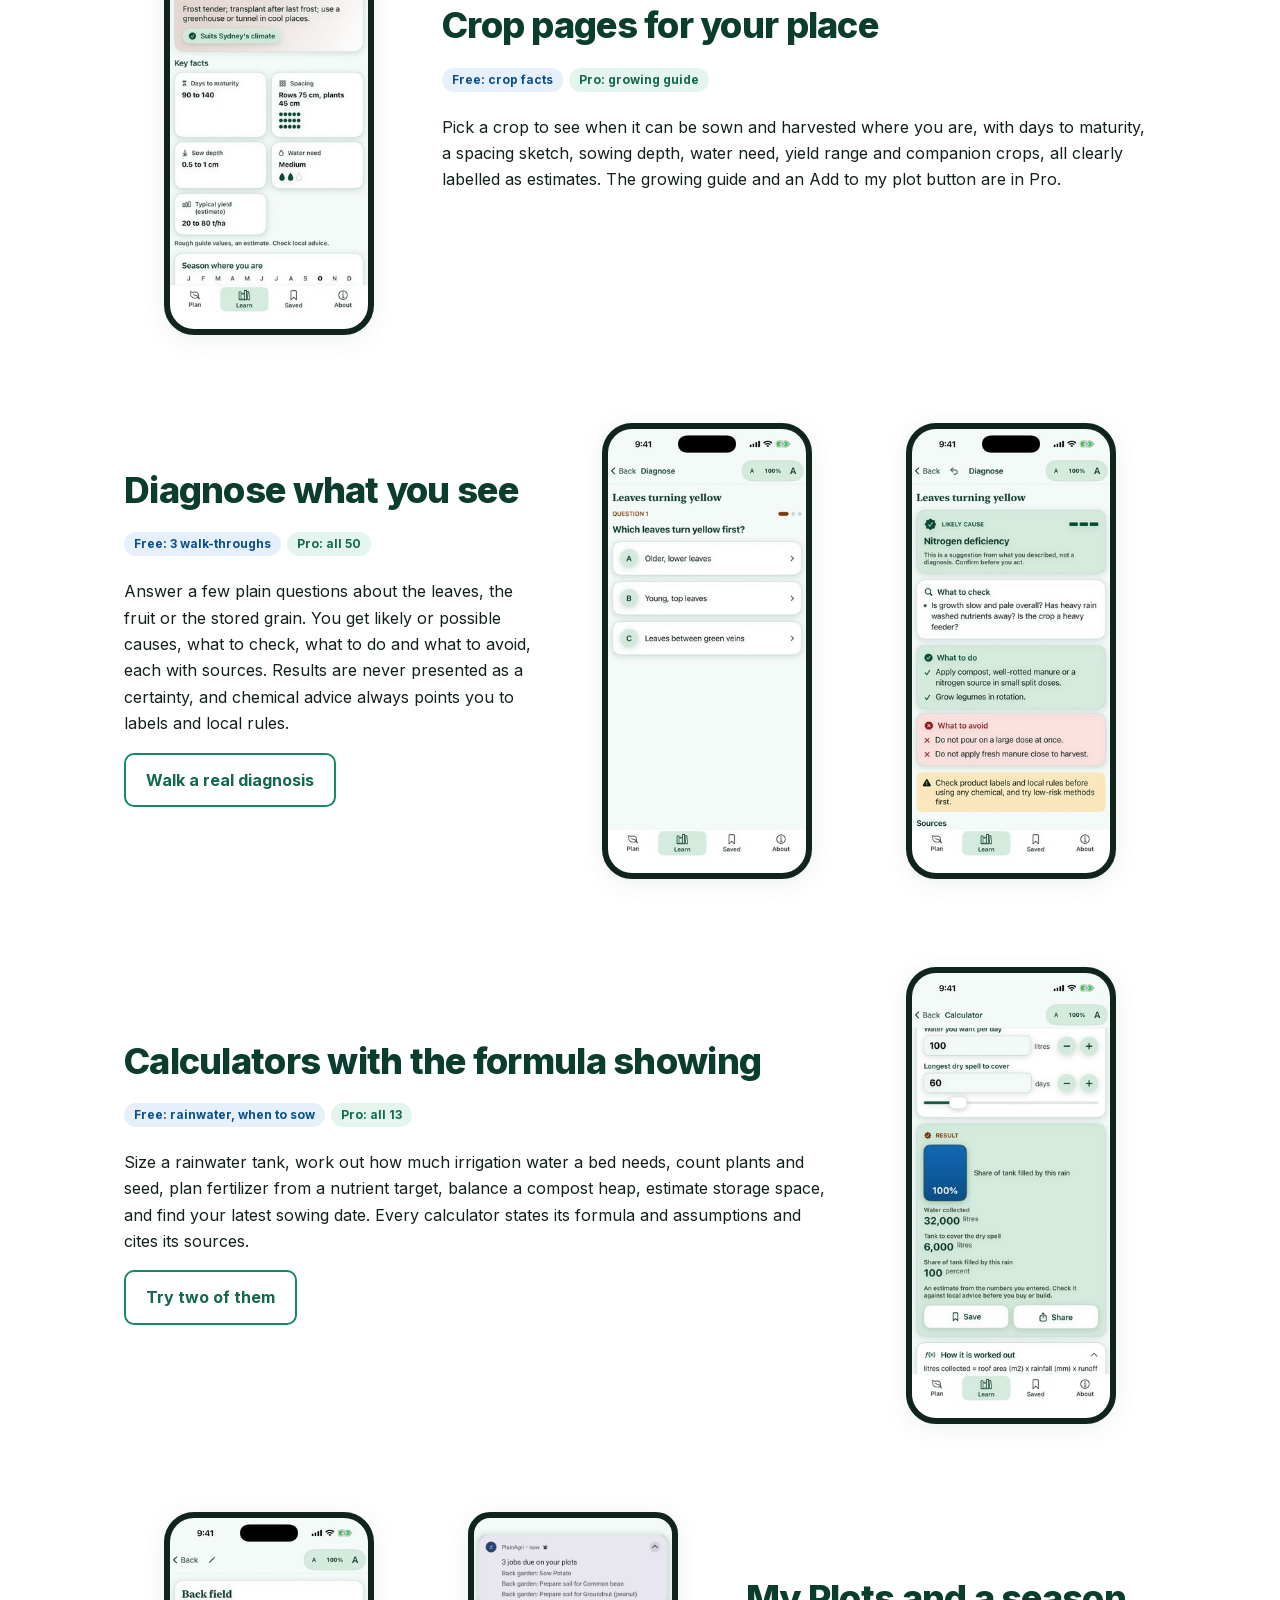
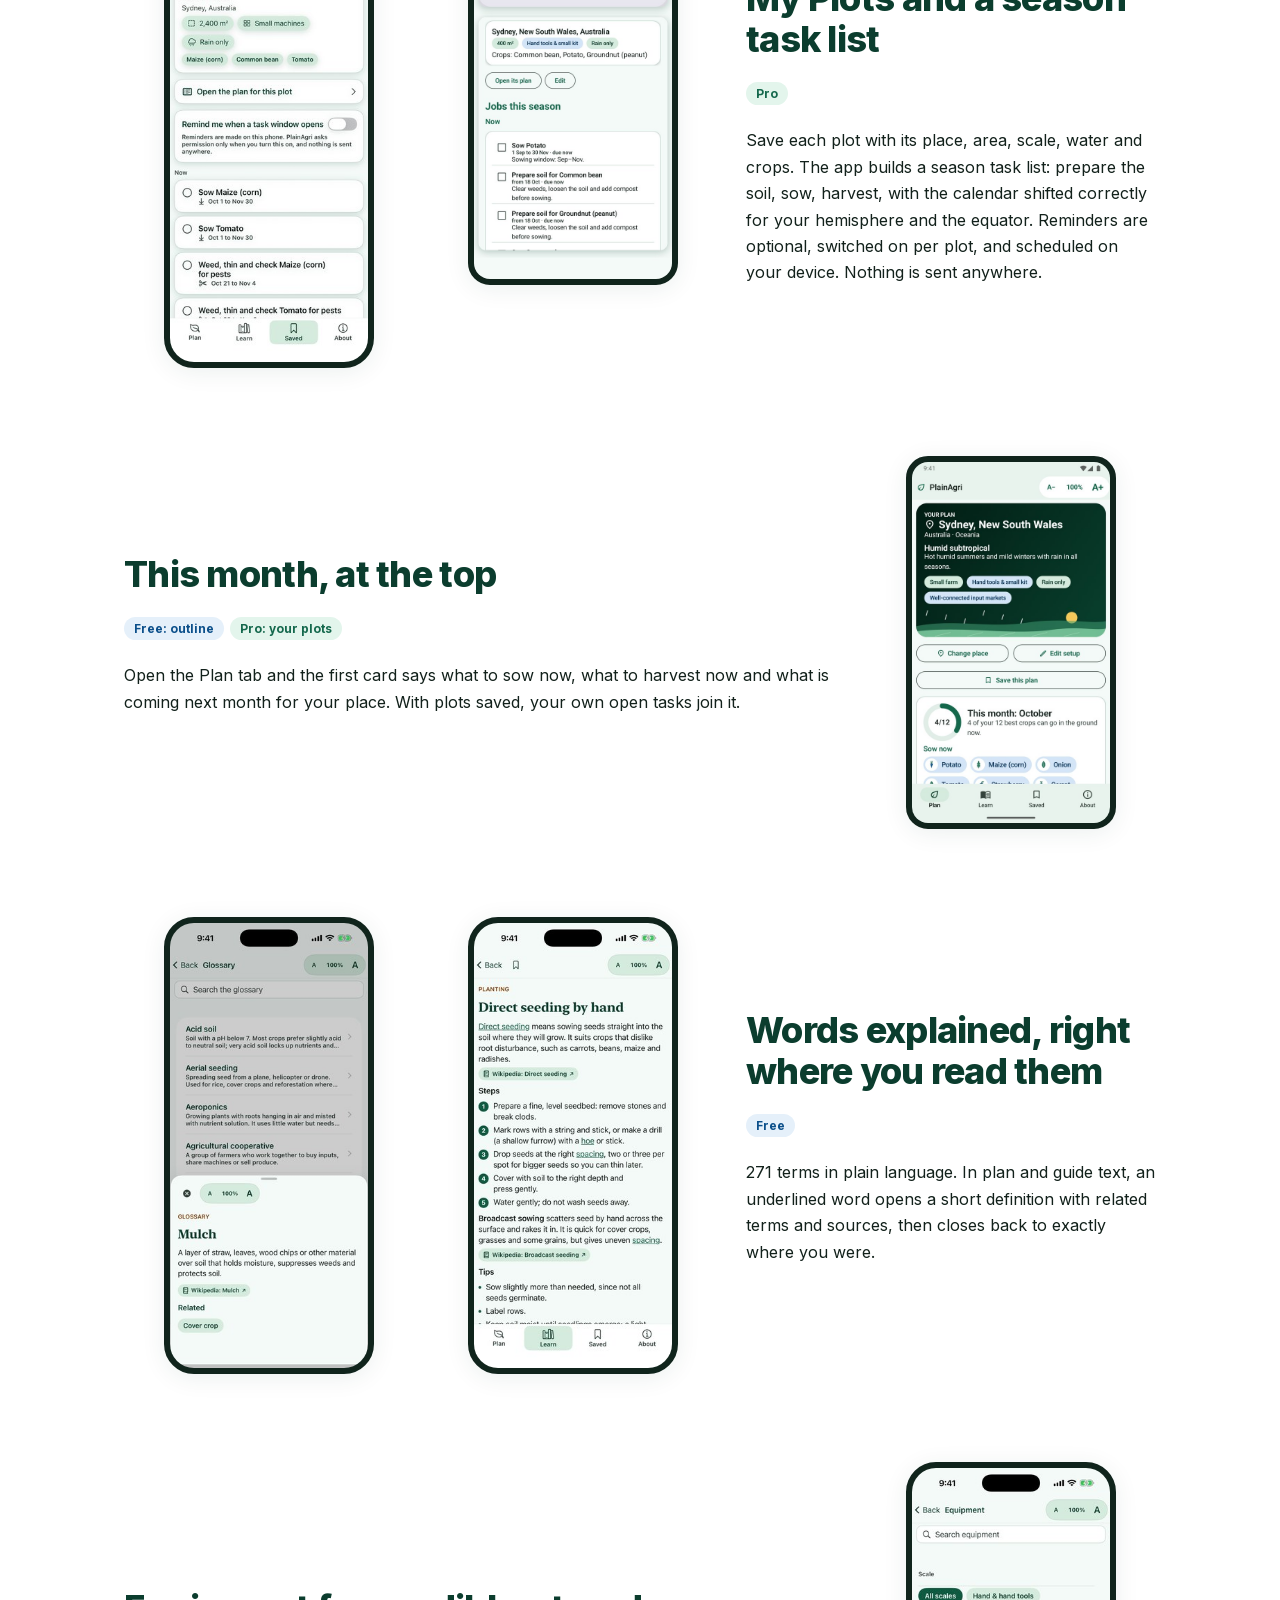
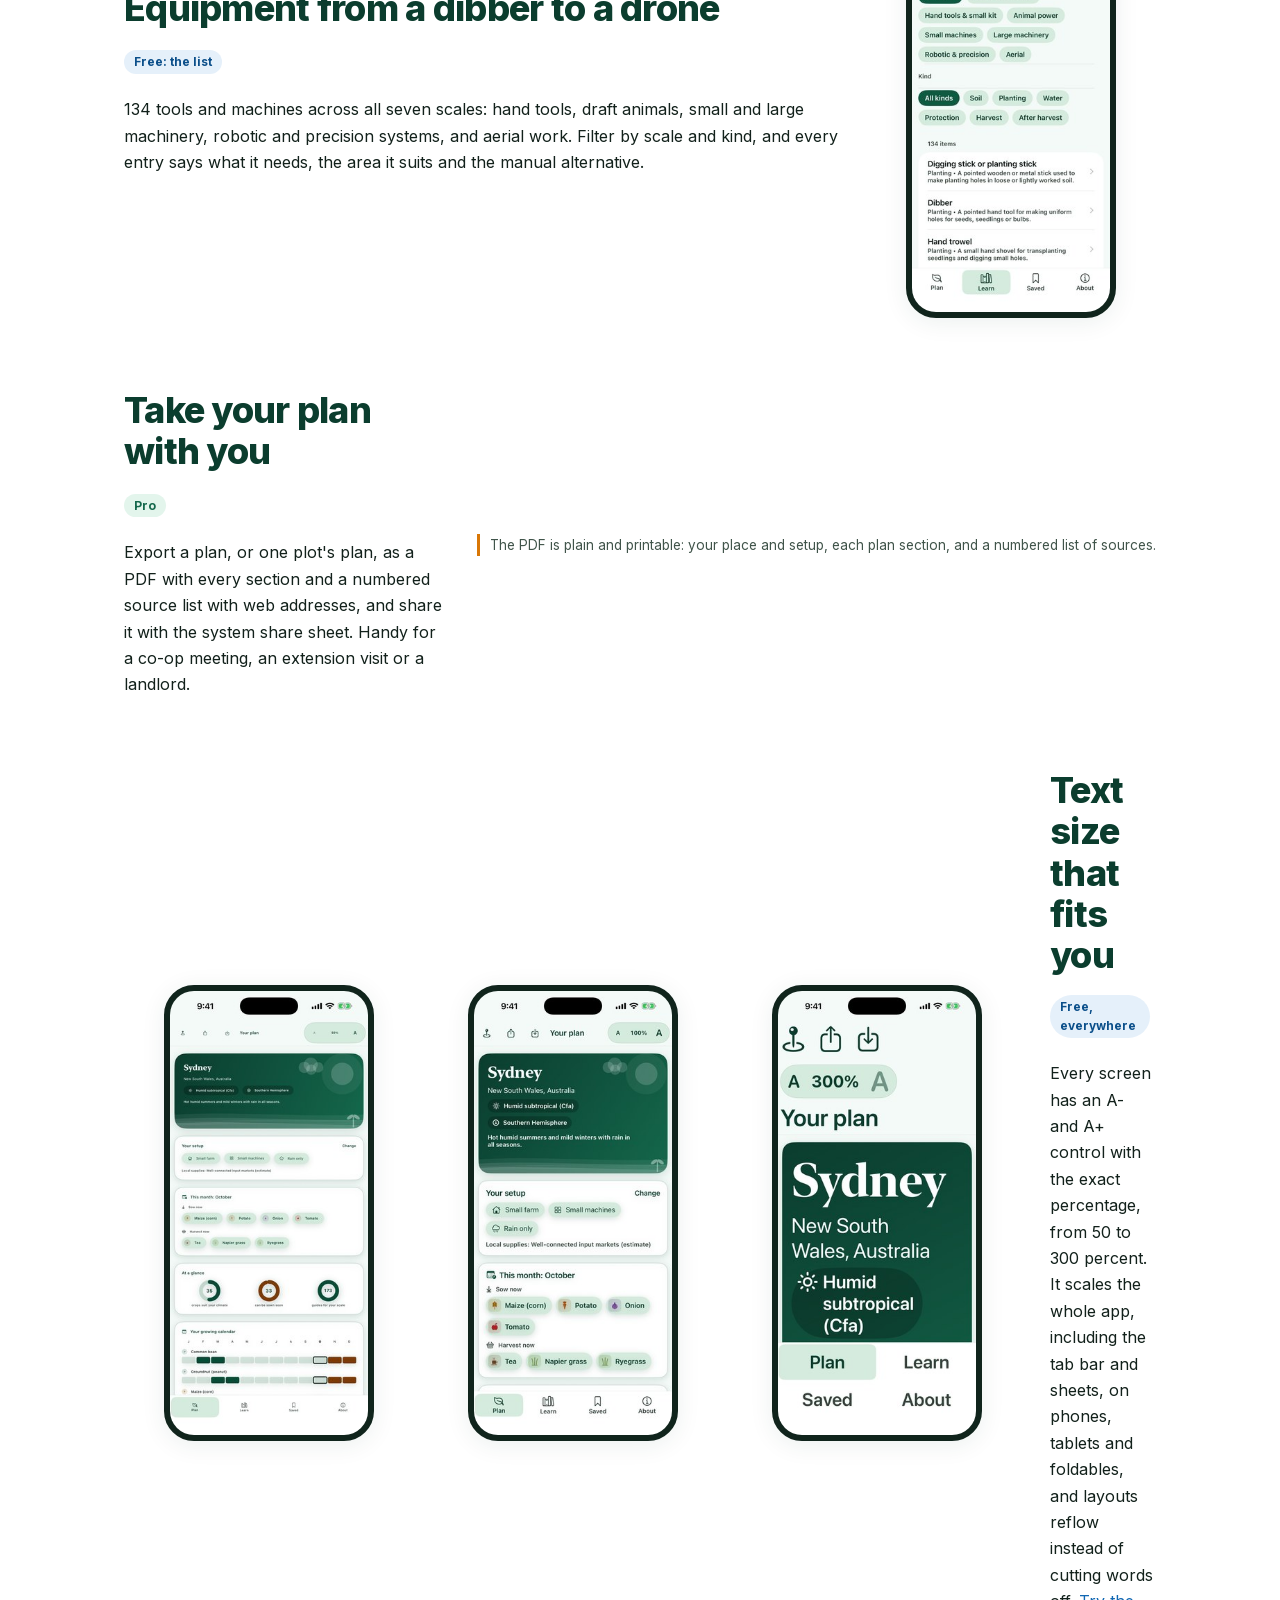
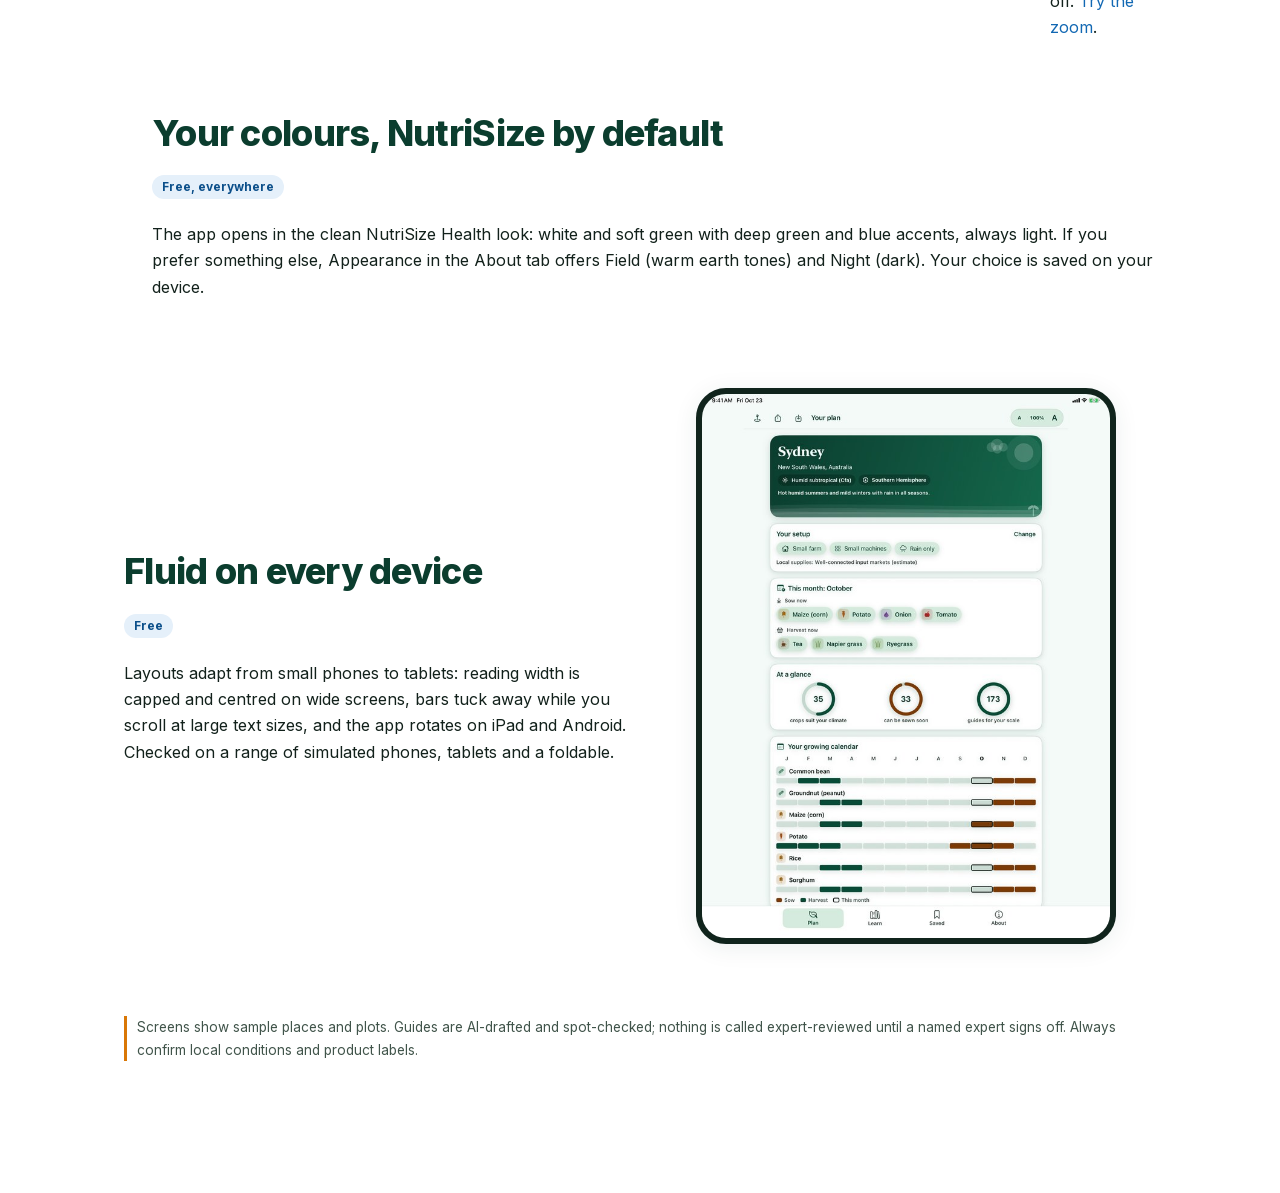
<file: features/index.html>
<!DOCTYPE html>
<html lang="en">
<head>
<meta charset="UTF-8">
<meta name="viewport" content="width=device-width, initial-scale=1.0">
<title>Features: what PlainAgri does</title>
<meta name="description" content="Everything in the first release of PlainAgri: plan, plant library, planning tools, My Farm records, diagnose, calculators, equipment, glossary, export and text zoom, with real screenshots.">
<link rel="canonical" href="https://equalinformation.com/plain-agri-site/features/">
<link rel="icon" type="image/svg+xml" href="../assets/img/favicon.svg">
<meta name="theme-color" content="#0b3d2e">
<meta property="og:title" content="Features: what PlainAgri does">
<meta property="og:description" content="Everything in the first release of PlainAgri: plan, plant library, planning tools, My Farm records, diagnose, calculators, equipment, glossary, export and text zoom, with real screenshots.">
<meta property="og:type" content="website">
<meta property="og:site_name" content="PlainAgri">
<link rel="stylesheet" href="../assets/fonts/inter.css">
<link rel="stylesheet" href="../assets/css/style.css?v=4">
</head>
<body>
<a class="skip" href="#main">Skip to content</a>
<nav aria-label="Main"><div class="nav-inner">
<a href="../" class="nav-logo"><img src="../assets/img/favicon.svg" alt="" width="32" height="32"><span>PlainAgri</span></a>
<ul class="nav-links"><li><a href="../how-it-works/">How it works</a></li><li><a href="../features/" aria-current="page">Features</a></li><li><a href="../try/">Try it</a></li><li><a href="../scales/">Scales</a></li><li><a href="../climates/">Climates</a></li><li><a href="../sample-plan/">Sample plan</a></li><li><a href="../pricing/">Pricing</a></li><li><a href="../about/">About</a></li></ul><button class="mobile-menu-btn" onclick="document.querySelector('.nav-links').classList.toggle('show')" aria-label="Menu">&#9776;</button></div></nav>
<main id="main">

<section class="hero"><div class="wrap"><span class="eyebrow">Features</span><h1>A plan, and the tools to carry it out.</h1>
<p class="lead">These screens are from the first-release build on iPhone and Android. It is not in the stores yet. Free shows you enough to judge it; Pro opens the whole library.</p>
<p><a class="btn" href="../try/">Try it in your browser</a> <a class="btn ghost" href="../pricing/">Free and Pro</a></p></div></section>
<section><div class="wrap"><div class="feat" id="learn"><div><h2>A library you can search</h2><p><span class="tag">Free: index and search</span><span class="tag pro">Pro: full guides</span></p><p>Learn is one hub for Guides, Crops, Diagnose, Calculators, Equipment and Glossary, with a single search box across all of them. Plan and Saved link straight into it.</p><p class="est">515 places, 69 crops with full guides, 421 documents and 627 cited sources are in the library today.</p></div><div class="feat-img"><figure class="phone"><img src="../assets/img/app/ios-learn.jpg?v=4" alt="PlainAgri Learn hub with six tiles and a search box" loading="lazy"></figure><figure class="phone"><img src="../assets/img/app/ios-search.jpg?v=4" alt="PlainAgri search results across crops, guides and glossary" loading="lazy"></figure></div></div><div class="feat" id="plants"><div><h2>Search thousands of plants</h2><p><span class="tag">Free: search</span><span class="tag pro">Pro: full pages</span></p><p>Plant Finder is a searchable library of 2,043 cultivated and useful plants, with 68 plain how-to-grow guides by plant type (trees, vines, bulbs, herbs and more). Switch on the filter for your place and it shows plants whose climate figures do not rule them out there. That is a screen, not a recommendation.</p><p class="est">Not every plant: the 69 main crops have full guides, and most other entries are overviews with a general method. Names, uses and fit are drawn from licensed open data and are not expert-reviewed.</p></div><div class="feat-img"><figure class="phone"><img src="../assets/img/app/ios-plants.jpg?v=4" alt="PlainAgri Plant Finder search results" loading="lazy"></figure><figure class="phone"><img src="../assets/img/app/ios-suits.jpg?v=4" alt="PlainAgri Plant Finder filtered to plants not ruled out for a place" loading="lazy"></figure><figure class="phone"><img src="../assets/img/app/ios-howto.jpg?v=4" alt="PlainAgri How to grow hub with plant-type guides" loading="lazy"></figure><figure class="phone android"><img src="../assets/img/app/and-plants.jpg?v=4" alt="Plant Finder on Android" loading="lazy"></figure></div></div><div class="feat rev" id="invasive"><div><h2>Invasive and restricted plants flagged</h2><p><span class="tag">Free</span></p><p>356 plants carry an invasive, noxious or weedy flag, with the regions and the source. 78 of them are hidden from suggestions and appear only if you search the exact name. Flags come mostly from United States lists, so no flag does not mean a plant is safe or legal where you live. Check your local rules.</p></div><div class="feat-img"><figure class="phone"><img src="../assets/img/app/ios-invasive.jpg?v=4" alt="PlainAgri invasive plant warning card" loading="lazy"></figure><figure class="phone android"><img src="../assets/img/app/and-invasive.jpg?v=4" alt="Invasive warning on Android" loading="lazy"></figure></div></div><div class="feat" id="tools"><div><h2>Planning tools from your place</h2><p><span class="tag">Free: What I have</span><span class="tag pro">Pro: plan builder and layouts</span></p><p>Tell the app your water, soil, land and tools, and it builds a plan from them. Lay out beds, plan a rotation, see monthly climate for your place, read a soil test, and schedule irrigation. Everything is calculated on your device, and every estimate is labelled as one.</p></div><div class="feat-img"><figure class="phone"><img src="../assets/img/app/ios-tools.jpg?v=4" alt="PlainAgri planning tools hub" loading="lazy"></figure><figure class="phone"><img src="../assets/img/app/ios-builtplan.jpg?v=4" alt="PlainAgri plan built from what you have" loading="lazy"></figure><figure class="phone"><img src="../assets/img/app/ios-bed.jpg?v=4" alt="PlainAgri bed layout" loading="lazy"></figure><figure class="phone android"><img src="../assets/img/app/and-tools.jpg?v=4" alt="Planning tools on Android" loading="lazy"></figure></div></div><div class="feat rev" id="farm"><div><h2>My Farm: your records in one place</h2><p><span class="tag pro">Pro</span></p><p>Keep a diary with photos, a harvest log, a simple money ledger and an inventory, then see them on a calendar. Follow a learning path, take notes, and back everything up to a file you keep. It stays on your device: no account, no server, no analytics. Widgets and shortcuts are included.</p></div><div class="feat-img"><figure class="phone"><img src="../assets/img/app/ios-farm.jpg?v=4" alt="PlainAgri My Farm hub" loading="lazy"></figure><figure class="phone"><img src="../assets/img/app/ios-diary.jpg?v=4" alt="PlainAgri farm diary" loading="lazy"></figure><figure class="phone"><img src="../assets/img/app/ios-money.jpg?v=4" alt="PlainAgri money ledger" loading="lazy"></figure><figure class="phone android"><img src="../assets/img/app/and-farm.jpg?v=4" alt="My Farm on Android" loading="lazy"></figure><figure class="phone android"><img src="../assets/img/app/and-money.jpg?v=4" alt="Money ledger on Android" loading="lazy"></figure></div></div><div class="feat rev" id="crops"><div><h2>Crop pages for your place</h2><p><span class="tag">Free: crop facts</span><span class="tag pro">Pro: growing guide</span></p><p>Pick a crop to see when it can be sown and harvested where you are, with days to maturity, a spacing sketch, sowing depth, water need, yield range and companion crops, all clearly labelled as estimates. The growing guide and an Add to my plot button are in Pro.</p></div><div class="feat-img"><figure class="phone"><img src="../assets/img/app/ios-crop.jpg?v=4" alt="PlainAgri crop page showing season, spacing and water need" loading="lazy"></figure></div></div><div class="feat" id="diagnose"><div><h2>Diagnose what you see</h2><p><span class="tag">Free: 3 walk-throughs</span><span class="tag pro">Pro: all 50</span></p><p>Answer a few plain questions about the leaves, the fruit or the stored grain. You get likely or possible causes, what to check, what to do and what to avoid, each with sources. Results are never presented as a certainty, and chemical advice always points you to labels and local rules.</p><p><a class="btn ghost" href="../try/#diagnose">Walk a real diagnosis</a></p></div><div class="feat-img"><figure class="phone"><img src="../assets/img/app/ios-diagq.jpg?v=4" alt="PlainAgri diagnosis question card" loading="lazy"></figure><figure class="phone"><img src="../assets/img/app/ios-diagr.jpg?v=4" alt="PlainAgri diagnosis result with check, do and avoid" loading="lazy"></figure></div></div><div class="feat" id="calculators"><div><h2>Calculators with the formula showing</h2><p><span class="tag">Free: rainwater, when to sow</span><span class="tag pro">Pro: all 13</span></p><p>Size a rainwater tank, work out how much irrigation water a bed needs, count plants and seed, plan fertilizer from a nutrient target, balance a compost heap, estimate storage space, and find your latest sowing date. Every calculator states its formula and assumptions and cites its sources.</p><p><a class="btn ghost" href="../try/#calculators">Try two of them</a></p></div><div class="feat-img"><figure class="phone"><img src="../assets/img/app/ios-calc.jpg?v=4" alt="PlainAgri calculator with inputs, results and formula" loading="lazy"></figure></div></div><div class="feat rev" id="plots"><div><h2>My Plots and a season task list</h2><p><span class="tag pro">Pro</span></p><p>Save each plot with its place, area, scale, water and crops. The app builds a season task list: prepare the soil, sow, harvest, with the calendar shifted correctly for your hemisphere and the equator. Reminders are optional, switched on per plot, and scheduled on your device. Nothing is sent anywhere.</p></div><div class="feat-img"><figure class="phone"><img src="../assets/img/app/ios-plot.jpg?v=4" alt="PlainAgri plot with season tasks" loading="lazy"></figure><figure class="phone android"><img src="../assets/img/app/and-reminder.jpg?v=4" alt="Android reminder notification listing jobs due on plots" loading="lazy"></figure></div></div><div class="feat" id="this-month"><div><h2>This month, at the top</h2><p><span class="tag">Free: outline</span><span class="tag pro">Pro: your plots</span></p><p>Open the Plan tab and the first card says what to sow now, what to harvest now and what is coming next month for your place. With plots saved, your own open tasks join it.</p></div><div class="feat-img"><figure class="phone android"><img src="../assets/img/app/and-this-month.jpg?v=4" alt="PlainAgri This month card on Android" loading="lazy"></figure></div></div><div class="feat rev" id="glossary"><div><h2>Words explained, right where you read them</h2><p><span class="tag">Free</span></p><p>271 terms in plain language. In plan and guide text, an underlined word opens a short definition with related terms and sources, then closes back to exactly where you were.</p></div><div class="feat-img"><figure class="phone"><img src="../assets/img/app/ios-term.jpg?v=4" alt="PlainAgri glossary definition sheet over a guide" loading="lazy"></figure><figure class="phone"><img src="../assets/img/app/ios-doc.jpg?v=4" alt="PlainAgri guide with underlined glossary terms" loading="lazy"></figure></div></div><div class="feat" id="equipment"><div><h2>Equipment from a dibber to a drone</h2><p><span class="tag">Free: the list</span></p><p>134 tools and machines across all seven scales: hand tools, draft animals, small and large machinery, robotic and precision systems, and aerial work. Filter by scale and kind, and every entry says what it needs, the area it suits and the manual alternative.</p></div><div class="feat-img"><figure class="phone"><img src="../assets/img/app/ios-equip.jpg?v=4" alt="PlainAgri equipment detail with needs, area and manual alternative" loading="lazy"></figure></div></div><div class="feat" id="export"><div><h2>Take your plan with you</h2><p><span class="tag pro">Pro</span></p><p>Export a plan, or one plot's plan, as a PDF with every section and a numbered source list with web addresses, and share it with the system share sheet. Handy for a co-op meeting, an extension visit or a landlord.</p></div><div class="feat-img"><p class="est">The PDF is plain and printable: your place and setup, each plan section, and a numbered list of sources.</p></div></div><div class="feat rev" id="zoom"><div><h2>Text size that fits you</h2><p><span class="tag">Free, everywhere</span></p><p>Every screen has an A- and A+ control with the exact percentage, from 50 to 300 percent. It scales the whole app, including the tab bar and sheets, on phones, tablets and foldables, and layouts reflow instead of cutting words off. <a href="../try/#zoom">Try the zoom</a>.</p></div><div class="feat-img"><figure class="phone"><img src="../assets/img/app/zoom-50.jpg?v=4" alt="PlainAgri plan at 50 percent text size" loading="lazy"></figure><figure class="phone"><img src="../assets/img/app/zoom-100.jpg?v=4" alt="PlainAgri plan at 100 percent text size" loading="lazy"></figure><figure class="phone"><img src="../assets/img/app/zoom-300.jpg?v=4" alt="PlainAgri plan at 300 percent text size" loading="lazy"></figure></div></div><div class="feat rev" id="themes"><div><h2>Your colours, NutriSize by default</h2><p><span class="tag">Free, everywhere</span></p><p>The app opens in the clean NutriSize Health look: white and soft green with deep green and blue accents, always light. If you prefer something else, Appearance in the About tab offers Field (warm earth tones) and Night (dark). Your choice is saved on your device.</p></div><div class="feat-img"></div></div><div class="feat" id="devices"><div><h2>Fluid on every device</h2><p><span class="tag">Free</span></p><p>Layouts adapt from small phones to tablets: reading width is capped and centred on wide screens, bars tuck away while you scroll at large text sizes, and the app rotates on iPad and Android. Checked on a range of simulated phones, tablets and a foldable.</p></div><div class="feat-img"><figure class="phone" style="width:min(420px,90vw);aspect-ratio:auto"><img src="../assets/img/app/ipad-plan.jpg?v=4" alt="PlainAgri plan on an iPad" loading="lazy" style="object-fit:contain"></figure></div></div>
<p class="est">Screens show sample places and plots. Guides are AI-drafted and spot-checked; nothing is called expert-reviewed until a named expert signs off. Always confirm local conditions and product labels.</p></div></section>
</main>
<footer><details class="footer-dock"><summary><span class="dock-links"><a href="../">Home</a><a href="../privacy/">Privacy</a><a href="../support/">Support</a></span><span class="dock-copy">&copy; 2026 EqualInformation, LLC</span><span class="dock-more">More</span></summary>
<div class="footer-inner"><ul class="footer-links"><li><a href="../how-it-works/">How it works</a></li><li><a href="../features/">Features</a></li><li><a href="../try/">Try it</a></li><li><a href="../scales/">Scales</a></li><li><a href="../climates/">Climates</a></li><li><a href="../sample-plan/">Sample plan</a></li><li><a href="../pricing/">Pricing</a></li><li><a href="../about/">About</a></li><li><a href="../privacy/">Privacy Policy</a></li><li><a href="../support/">Support</a></li><li><a href="https://equalinformation.com" target="_blank" rel="noopener">EqualInformation</a></li></ul>
<p class="footer-copy">PlainAgri is general educational information, not a substitute for local agricultural advice or product labels. Always check local regulations before using any chemical input. &copy; 2026 EqualInformation, LLC.</p></div></details></footer>


<script src="../assets/js/site.js" defer></script>

</body></html>
</file>
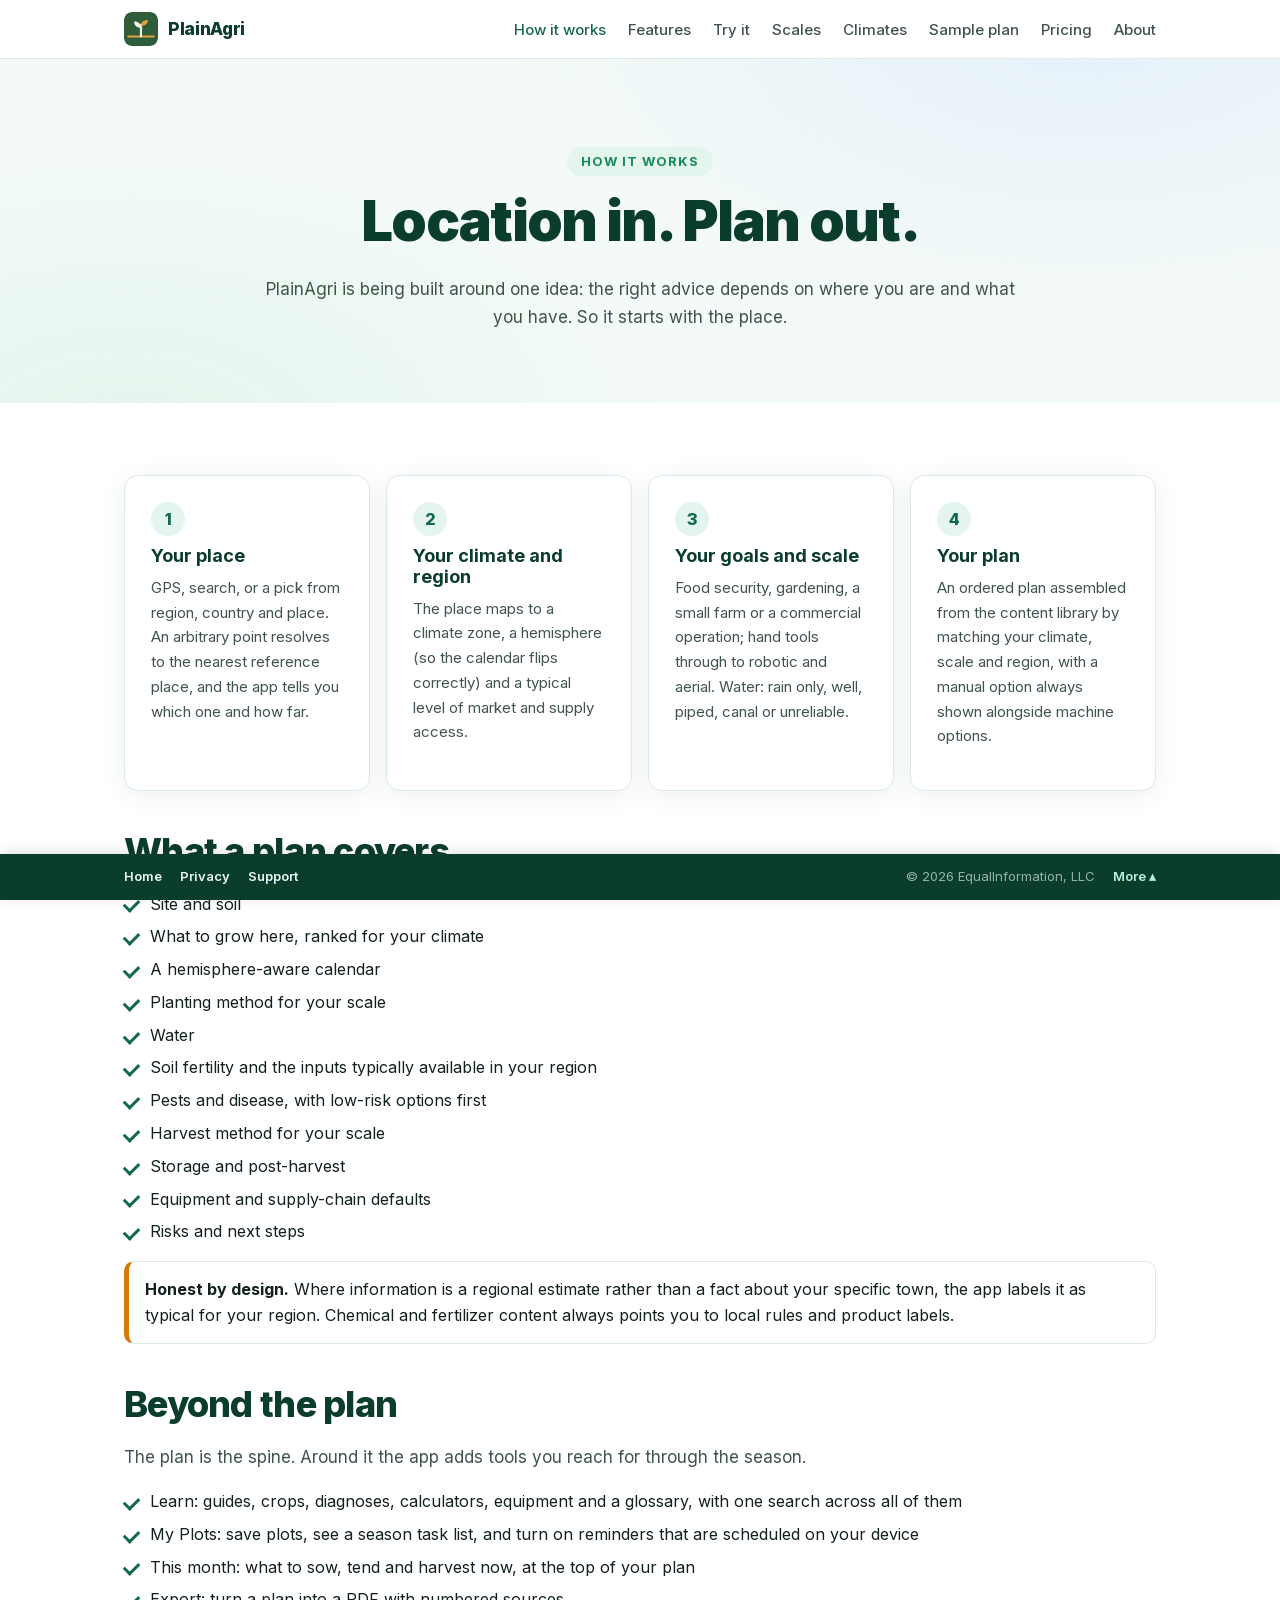
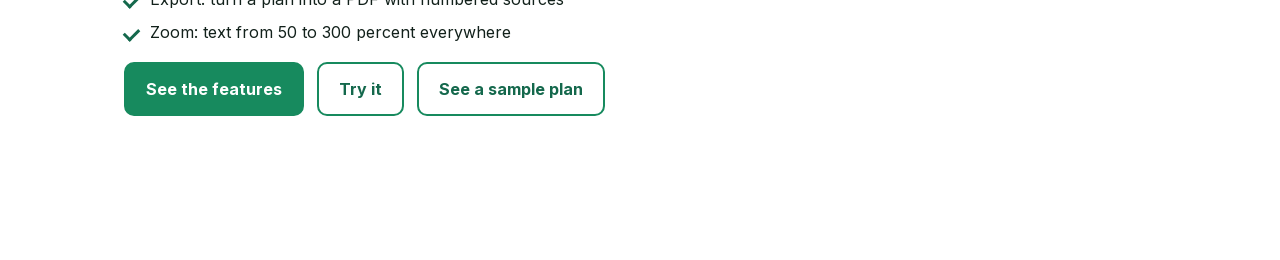
<file: how-it-works/index.html>
<!DOCTYPE html>
<html lang="en">
<head>
<meta charset="UTF-8">
<meta name="viewport" content="width=device-width, initial-scale=1.0">
<title>How PlainAgri works</title>
<meta name="description" content="From a location to a full, cited growing plan: how PlainAgri turns where you are into what to do.">
<link rel="canonical" href="https://equalinformation.com/plain-agri-site/how-it-works/">
<link rel="icon" type="image/svg+xml" href="../assets/img/favicon.svg">
<meta name="theme-color" content="#0b3d2e">
<meta property="og:title" content="How PlainAgri works">
<meta property="og:description" content="From a location to a full, cited growing plan: how PlainAgri turns where you are into what to do.">
<meta property="og:type" content="website">
<meta property="og:site_name" content="PlainAgri">
<link rel="stylesheet" href="../assets/fonts/inter.css">
<link rel="stylesheet" href="../assets/css/style.css?v=4">
</head>
<body>
<a class="skip" href="#main">Skip to content</a>
<nav aria-label="Main"><div class="nav-inner">
<a href="../" class="nav-logo"><img src="../assets/img/favicon.svg" alt="" width="32" height="32"><span>PlainAgri</span></a>
<ul class="nav-links"><li><a href="../how-it-works/" aria-current="page">How it works</a></li><li><a href="../features/">Features</a></li><li><a href="../try/">Try it</a></li><li><a href="../scales/">Scales</a></li><li><a href="../climates/">Climates</a></li><li><a href="../sample-plan/">Sample plan</a></li><li><a href="../pricing/">Pricing</a></li><li><a href="../about/">About</a></li></ul><button class="mobile-menu-btn" onclick="document.querySelector('.nav-links').classList.toggle('show')" aria-label="Menu">&#9776;</button></div></nav>
<main id="main">

<section class="hero"><div class="wrap"><span class="eyebrow">How it works</span><h1>Location in. Plan out.</h1>
<p class="lead">PlainAgri is being built around one idea: the right advice depends on where you are and what you have. So it starts with the place.</p></div></section>
<section><div class="wrap"><div class="grid">
<div class="card"><div class="n">1</div><h3>Your place</h3><p>GPS, search, or a pick from region, country and place. An arbitrary point resolves to the nearest reference place, and the app tells you which one and how far.</p></div>
<div class="card"><div class="n">2</div><h3>Your climate and region</h3><p>The place maps to a climate zone, a hemisphere (so the calendar flips correctly) and a typical level of market and supply access.</p></div>
<div class="card"><div class="n">3</div><h3>Your goals and scale</h3><p>Food security, gardening, a small farm or a commercial operation; hand tools through to robotic and aerial. Water: rain only, well, piped, canal or unreliable.</p></div>
<div class="card"><div class="n">4</div><h3>Your plan</h3><p>An ordered plan assembled from the content library by matching your climate, scale and region, with a manual option always shown alongside machine options.</p></div></div>
<h2 style="margin-top:40px">What a plan covers</h2>
<ul class="tick"><li>Site and soil</li><li>What to grow here, ranked for your climate</li><li>A hemisphere-aware calendar</li><li>Planting method for your scale</li><li>Water</li><li>Soil fertility and the inputs typically available in your region</li><li>Pests and disease, with low-risk options first</li><li>Harvest method for your scale</li><li>Storage and post-harvest</li><li>Equipment and supply-chain defaults</li><li>Risks and next steps</li></ul>
<div class="note"><b>Honest by design.</b> Where information is a regional estimate rather than a fact about your specific town, the app labels it as typical for your region. Chemical and fertilizer content always points you to local rules and product labels.</div>
<h2 style="margin-top:40px">Beyond the plan</h2>
<p class="lead">The plan is the spine. Around it the app adds tools you reach for through the season.</p>
<ul class="tick"><li>Learn: guides, crops, diagnoses, calculators, equipment and a glossary, with one search across all of them</li><li>My Plots: save plots, see a season task list, and turn on reminders that are scheduled on your device</li><li>This month: what to sow, tend and harvest now, at the top of your plan</li><li>Export: turn a plan into a PDF with numbered sources</li><li>Zoom: text from 50 to 300 percent everywhere</li></ul>
<p><a class="btn" href="../features/">See the features</a> <a class="btn ghost" href="../try/">Try it</a> <a class="btn ghost" href="../sample-plan/">See a sample plan</a></p></div></section>
</main>
<footer><details class="footer-dock"><summary><span class="dock-links"><a href="../">Home</a><a href="../privacy/">Privacy</a><a href="../support/">Support</a></span><span class="dock-copy">&copy; 2026 EqualInformation, LLC</span><span class="dock-more">More</span></summary>
<div class="footer-inner"><ul class="footer-links"><li><a href="../how-it-works/">How it works</a></li><li><a href="../features/">Features</a></li><li><a href="../try/">Try it</a></li><li><a href="../scales/">Scales</a></li><li><a href="../climates/">Climates</a></li><li><a href="../sample-plan/">Sample plan</a></li><li><a href="../pricing/">Pricing</a></li><li><a href="../about/">About</a></li><li><a href="../privacy/">Privacy Policy</a></li><li><a href="../support/">Support</a></li><li><a href="https://equalinformation.com" target="_blank" rel="noopener">EqualInformation</a></li></ul>
<p class="footer-copy">PlainAgri is general educational information, not a substitute for local agricultural advice or product labels. Always check local regulations before using any chemical input. &copy; 2026 EqualInformation, LLC.</p></div></details></footer>


<script src="../assets/js/site.js" defer></script>

</body></html>
</file>
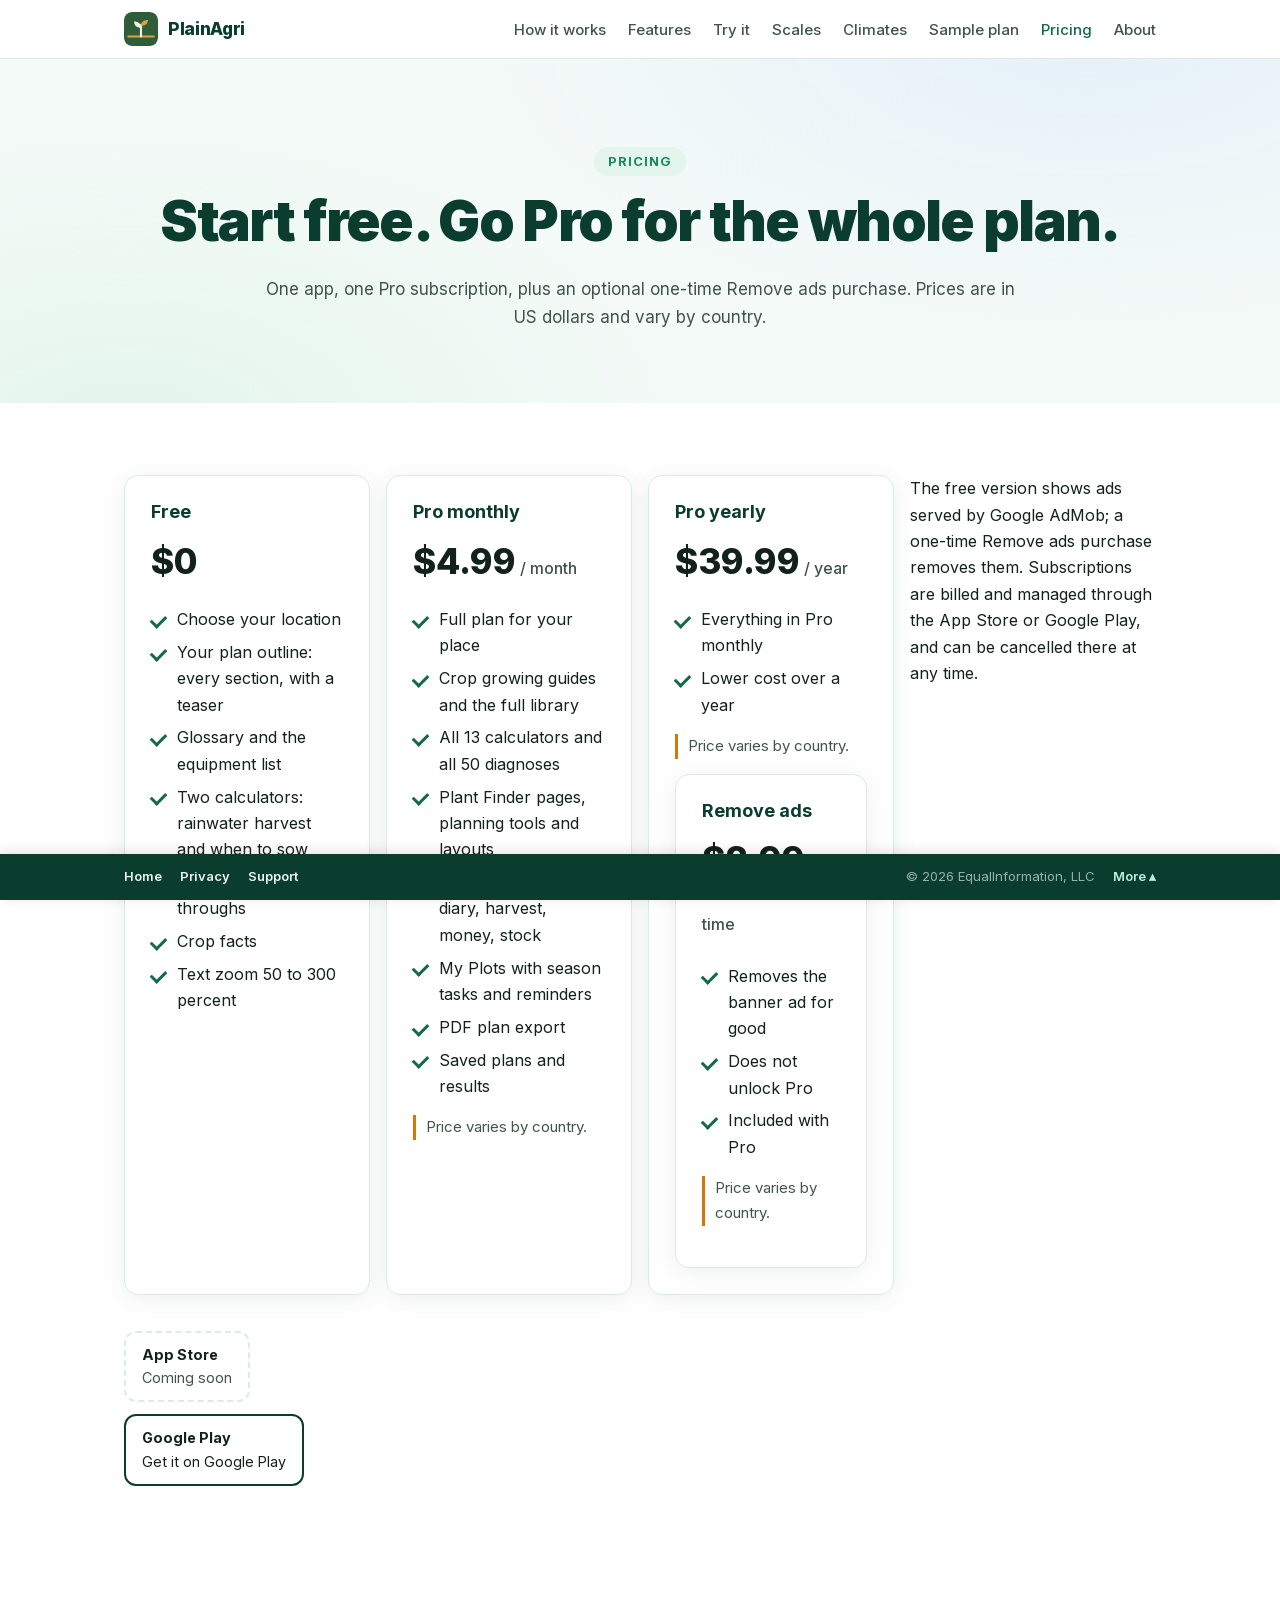
<file: pricing/index.html>
<!DOCTYPE html>
<html lang="en">
<head>
<meta charset="UTF-8">
<meta name="viewport" content="width=device-width, initial-scale=1.0">
<title>Pricing</title>
<meta name="description" content="PlainAgri is a subscription app with a free outline and a Pro plan for the full plan and library. Prices vary by country. A one-time Remove ads purchase is also available.">
<link rel="canonical" href="https://equalinformation.com/plain-agri-site/pricing/">
<link rel="icon" type="image/svg+xml" href="../assets/img/favicon.svg">
<meta name="theme-color" content="#0b3d2e">
<meta property="og:title" content="Pricing">
<meta property="og:description" content="PlainAgri is a subscription app with a free outline and a Pro plan for the full plan and library. Prices vary by country. A one-time Remove ads purchase is also available.">
<meta property="og:type" content="website">
<meta property="og:site_name" content="PlainAgri">
<link rel="stylesheet" href="../assets/fonts/inter.css">
<link rel="stylesheet" href="../assets/css/style.css?v=4">
</head>
<body>
<a class="skip" href="#main">Skip to content</a>
<nav aria-label="Main"><div class="nav-inner">
<a href="../" class="nav-logo"><img src="../assets/img/favicon.svg" alt="" width="32" height="32"><span>PlainAgri</span></a>
<ul class="nav-links"><li><a href="../how-it-works/">How it works</a></li><li><a href="../features/">Features</a></li><li><a href="../try/">Try it</a></li><li><a href="../scales/">Scales</a></li><li><a href="../climates/">Climates</a></li><li><a href="../sample-plan/">Sample plan</a></li><li><a href="../pricing/" aria-current="page">Pricing</a></li><li><a href="../about/">About</a></li></ul><button class="mobile-menu-btn" onclick="document.querySelector('.nav-links').classList.toggle('show')" aria-label="Menu">&#9776;</button></div></nav>
<main id="main">

<section class="hero"><div class="wrap"><span class="eyebrow">Pricing</span><h1>Start free. Go Pro for the whole plan.</h1>
<p class="lead">One app, one Pro subscription, plus an optional one-time Remove ads purchase. Prices are in US dollars and vary by country.</p></div></section>
<section><div class="wrap"><div class="grid">
<div class="card"><h3>Free</h3><div class="price">$0</div><ul class="tick"><li>Choose your location</li><li>Your plan outline: every section, with a teaser</li><li>Glossary and the equipment list</li><li>Two calculators: rainwater harvest and when to sow</li><li>Three diagnosis walk-throughs</li><li>Crop facts</li><li>Text zoom 50 to 300 percent</li></ul></div>
<div class="card"><h3>Pro monthly</h3><div class="price">$4.99<small> / month</small></div><ul class="tick"><li>Full plan for your place</li><li>Crop growing guides and the full library</li><li>All 13 calculators and all 50 diagnoses</li><li>Plant Finder pages, planning tools and layouts</li><li>My Farm records: diary, harvest, money, stock</li><li>My Plots with season tasks and reminders</li><li>PDF plan export</li><li>Saved plans and results</li></ul><p class="est">Price varies by country.</p></div>
<div class="card"><h3>Pro yearly</h3><div class="price">$39.99<small> / year</small></div><ul class="tick"><li>Everything in Pro monthly</li><li>Lower cost over a year</li></ul><p class="est">Price varies by country.</p><div class="card"><h3>Remove ads</h3><div class="price">$2.99<small> one time</small></div><ul class="tick"><li>Removes the banner ad for good</li><li>Does not unlock Pro</li><li>Included with Pro</li></ul><p class="est">Price varies by country.</p></div></div>
<p>The free version shows ads served by Google AdMob; a one-time Remove ads purchase removes them. Subscriptions are billed and managed through the App Store or Google Play, and can be cancelled there at any time. <div class="badges"><div class="badge"><b>App Store</b>Coming soon</div><a class="badge live" href="https://play.google.com/store/apps/details?id=com.equalinformation.plainagri.app" rel="noopener"><b>Google Play</b>Get it on Google Play</a></div></p></div></section>
</main>
<footer><details class="footer-dock"><summary><span class="dock-links"><a href="../">Home</a><a href="../privacy/">Privacy</a><a href="../support/">Support</a></span><span class="dock-copy">&copy; 2026 EqualInformation, LLC</span><span class="dock-more">More</span></summary>
<div class="footer-inner"><ul class="footer-links"><li><a href="../how-it-works/">How it works</a></li><li><a href="../features/">Features</a></li><li><a href="../try/">Try it</a></li><li><a href="../scales/">Scales</a></li><li><a href="../climates/">Climates</a></li><li><a href="../sample-plan/">Sample plan</a></li><li><a href="../pricing/">Pricing</a></li><li><a href="../about/">About</a></li><li><a href="../privacy/">Privacy Policy</a></li><li><a href="../support/">Support</a></li><li><a href="https://equalinformation.com" target="_blank" rel="noopener">EqualInformation</a></li></ul>
<p class="footer-copy">PlainAgri is general educational information, not a substitute for local agricultural advice or product labels. Always check local regulations before using any chemical input. &copy; 2026 EqualInformation, LLC.</p></div></details></footer>


<script src="../assets/js/site.js" defer></script>

</body></html>
</file>
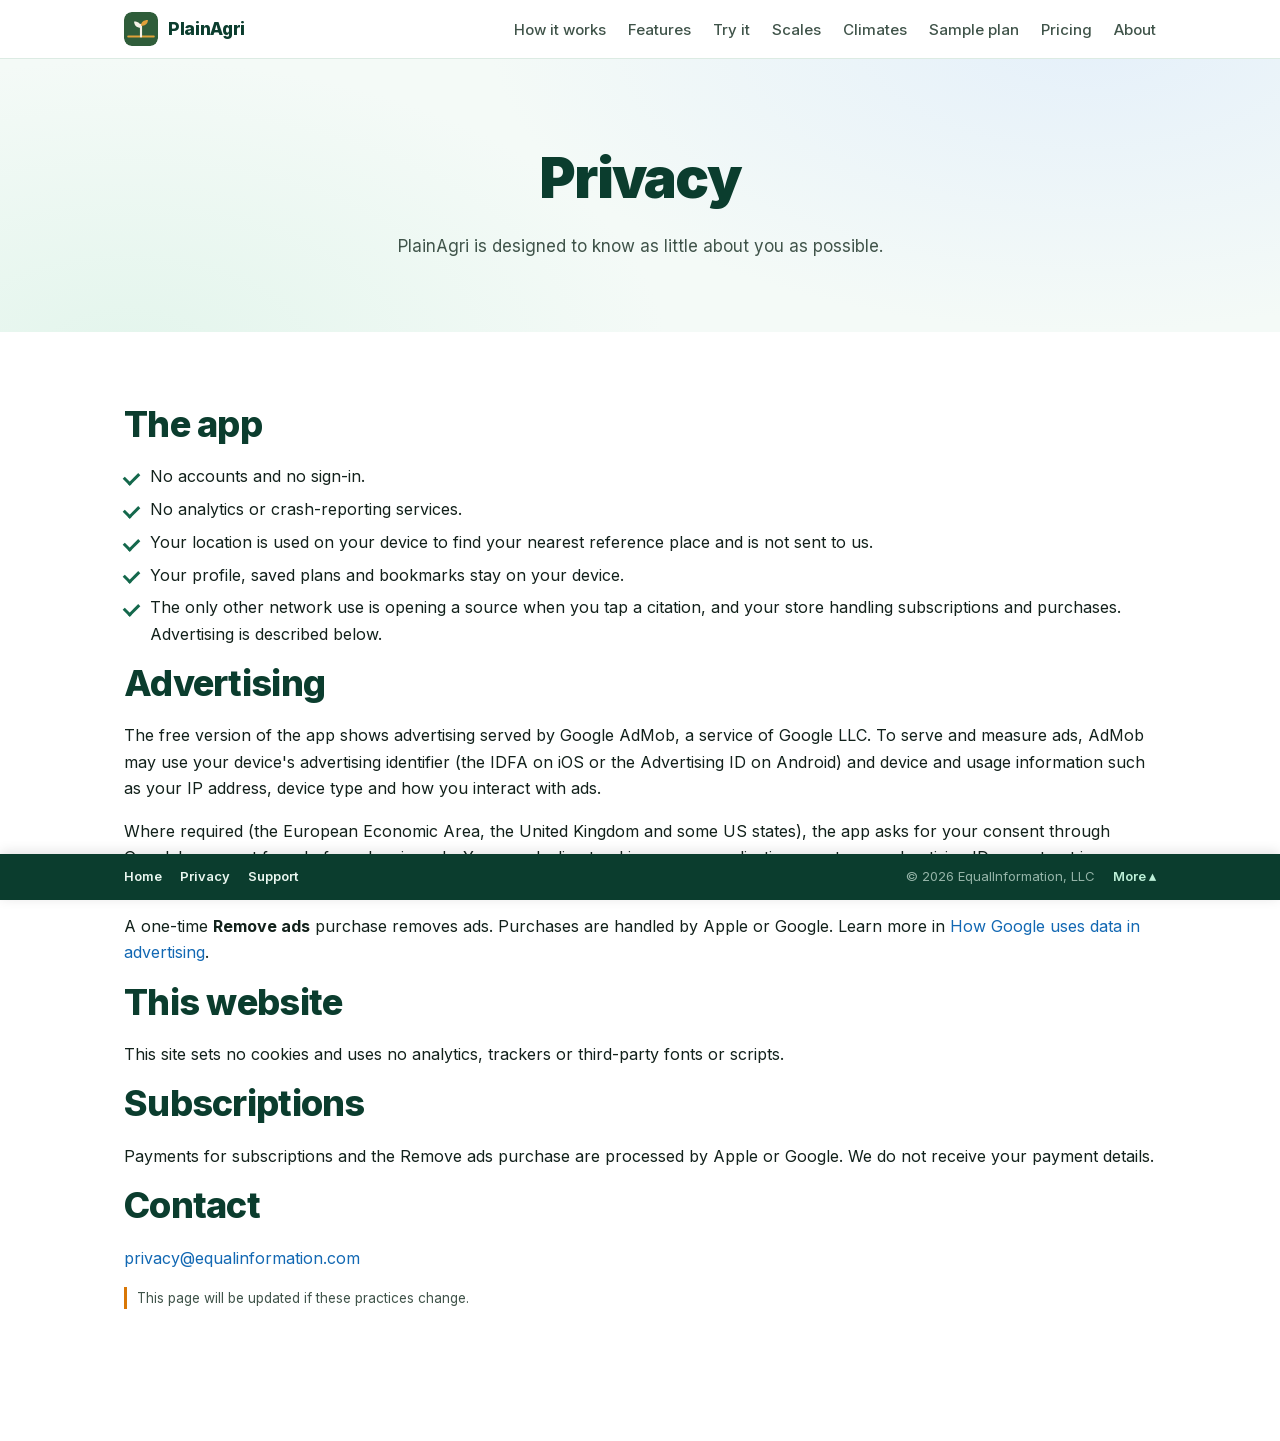
<file: privacy/index.html>
<!DOCTYPE html>
<html lang="en">
<head>
<meta charset="UTF-8">
<meta name="viewport" content="width=device-width, initial-scale=1.0">
<title>Privacy</title>
<meta name="description" content="PlainAgri has no accounts and no analytics. Your location stays on your device. The free app shows ads served by Google AdMob; a one-time Remove ads purchase removes them.">
<link rel="canonical" href="https://equalinformation.com/plain-agri-site/privacy/">
<link rel="icon" type="image/svg+xml" href="../assets/img/favicon.svg">
<meta name="theme-color" content="#0b3d2e">
<meta property="og:title" content="Privacy">
<meta property="og:description" content="PlainAgri has no accounts and no analytics. Your location stays on your device. The free app shows ads served by Google AdMob; a one-time Remove ads purchase removes them.">
<meta property="og:type" content="website">
<meta property="og:site_name" content="PlainAgri">
<link rel="stylesheet" href="../assets/fonts/inter.css">
<link rel="stylesheet" href="../assets/css/style.css?v=4">
</head>
<body>
<a class="skip" href="#main">Skip to content</a>
<nav aria-label="Main"><div class="nav-inner">
<a href="../" class="nav-logo"><img src="../assets/img/favicon.svg" alt="" width="32" height="32"><span>PlainAgri</span></a>
<ul class="nav-links"><li><a href="../how-it-works/">How it works</a></li><li><a href="../features/">Features</a></li><li><a href="../try/">Try it</a></li><li><a href="../scales/">Scales</a></li><li><a href="../climates/">Climates</a></li><li><a href="../sample-plan/">Sample plan</a></li><li><a href="../pricing/">Pricing</a></li><li><a href="../about/">About</a></li></ul><button class="mobile-menu-btn" onclick="document.querySelector('.nav-links').classList.toggle('show')" aria-label="Menu">&#9776;</button></div></nav>
<main id="main">

<section class="hero"><div class="wrap"><h1>Privacy</h1><p class="lead">PlainAgri is designed to know as little about you as possible.</p></div></section>
<section><div class="wrap">
<h2>The app</h2><ul class="tick"><li>No accounts and no sign-in.</li><li>No analytics or crash-reporting services.</li><li>Your location is used on your device to find your nearest reference place and is not sent to us.</li><li>Your profile, saved plans and bookmarks stay on your device.</li><li>The only other network use is opening a source when you tap a citation, and your store handling subscriptions and purchases. Advertising is described below.</li></ul>
<h2>Advertising</h2>
<p>The free version of the app shows advertising served by Google AdMob, a service of Google LLC. To serve and measure ads, AdMob may use your device's advertising identifier (the IDFA on iOS or the Advertising ID on Android) and device and usage information such as your IP address, device type and how you interact with ads.</p>
<p>Where required (the European Economic Area, the United Kingdom and some US states), the app asks for your consent through Google's consent form before showing ads. You can decline tracking or personalisation, reset your advertising ID, or opt out in your device settings (iOS: Settings &gt; Privacy &amp; Security &gt; Tracking; Android: Settings &gt; Privacy &gt; Ads).</p>
<p>A one-time <strong>Remove ads</strong> purchase removes ads. Purchases are handled by Apple or Google. Learn more in <a href="https://policies.google.com/technologies/ads" rel="noopener">How Google uses data in advertising</a>.</p>

<h2>This website</h2><p>This site sets no cookies and uses no analytics, trackers or third-party fonts or scripts.</p>
<h2>Subscriptions</h2><p>Payments for subscriptions and the Remove ads purchase are processed by Apple or Google. We do not receive your payment details.</p>
<h2>Contact</h2><p><a href="mailto:privacy@equalinformation.com?subject=PlainAgri%20Privacy">privacy@equalinformation.com</a></p>
<p class="est">This page will be updated if these practices change.</p></div></section>
</main>
<footer><details class="footer-dock"><summary><span class="dock-links"><a href="../">Home</a><a href="../privacy/">Privacy</a><a href="../support/">Support</a></span><span class="dock-copy">&copy; 2026 EqualInformation, LLC</span><span class="dock-more">More</span></summary>
<div class="footer-inner"><ul class="footer-links"><li><a href="../how-it-works/">How it works</a></li><li><a href="../features/">Features</a></li><li><a href="../try/">Try it</a></li><li><a href="../scales/">Scales</a></li><li><a href="../climates/">Climates</a></li><li><a href="../sample-plan/">Sample plan</a></li><li><a href="../pricing/">Pricing</a></li><li><a href="../about/">About</a></li><li><a href="../privacy/">Privacy Policy</a></li><li><a href="../support/">Support</a></li><li><a href="https://equalinformation.com" target="_blank" rel="noopener">EqualInformation</a></li></ul>
<p class="footer-copy">PlainAgri is general educational information, not a substitute for local agricultural advice or product labels. Always check local regulations before using any chemical input. &copy; 2026 EqualInformation, LLC.</p></div></details></footer>


<script src="../assets/js/site.js" defer></script>

</body></html>
</file>
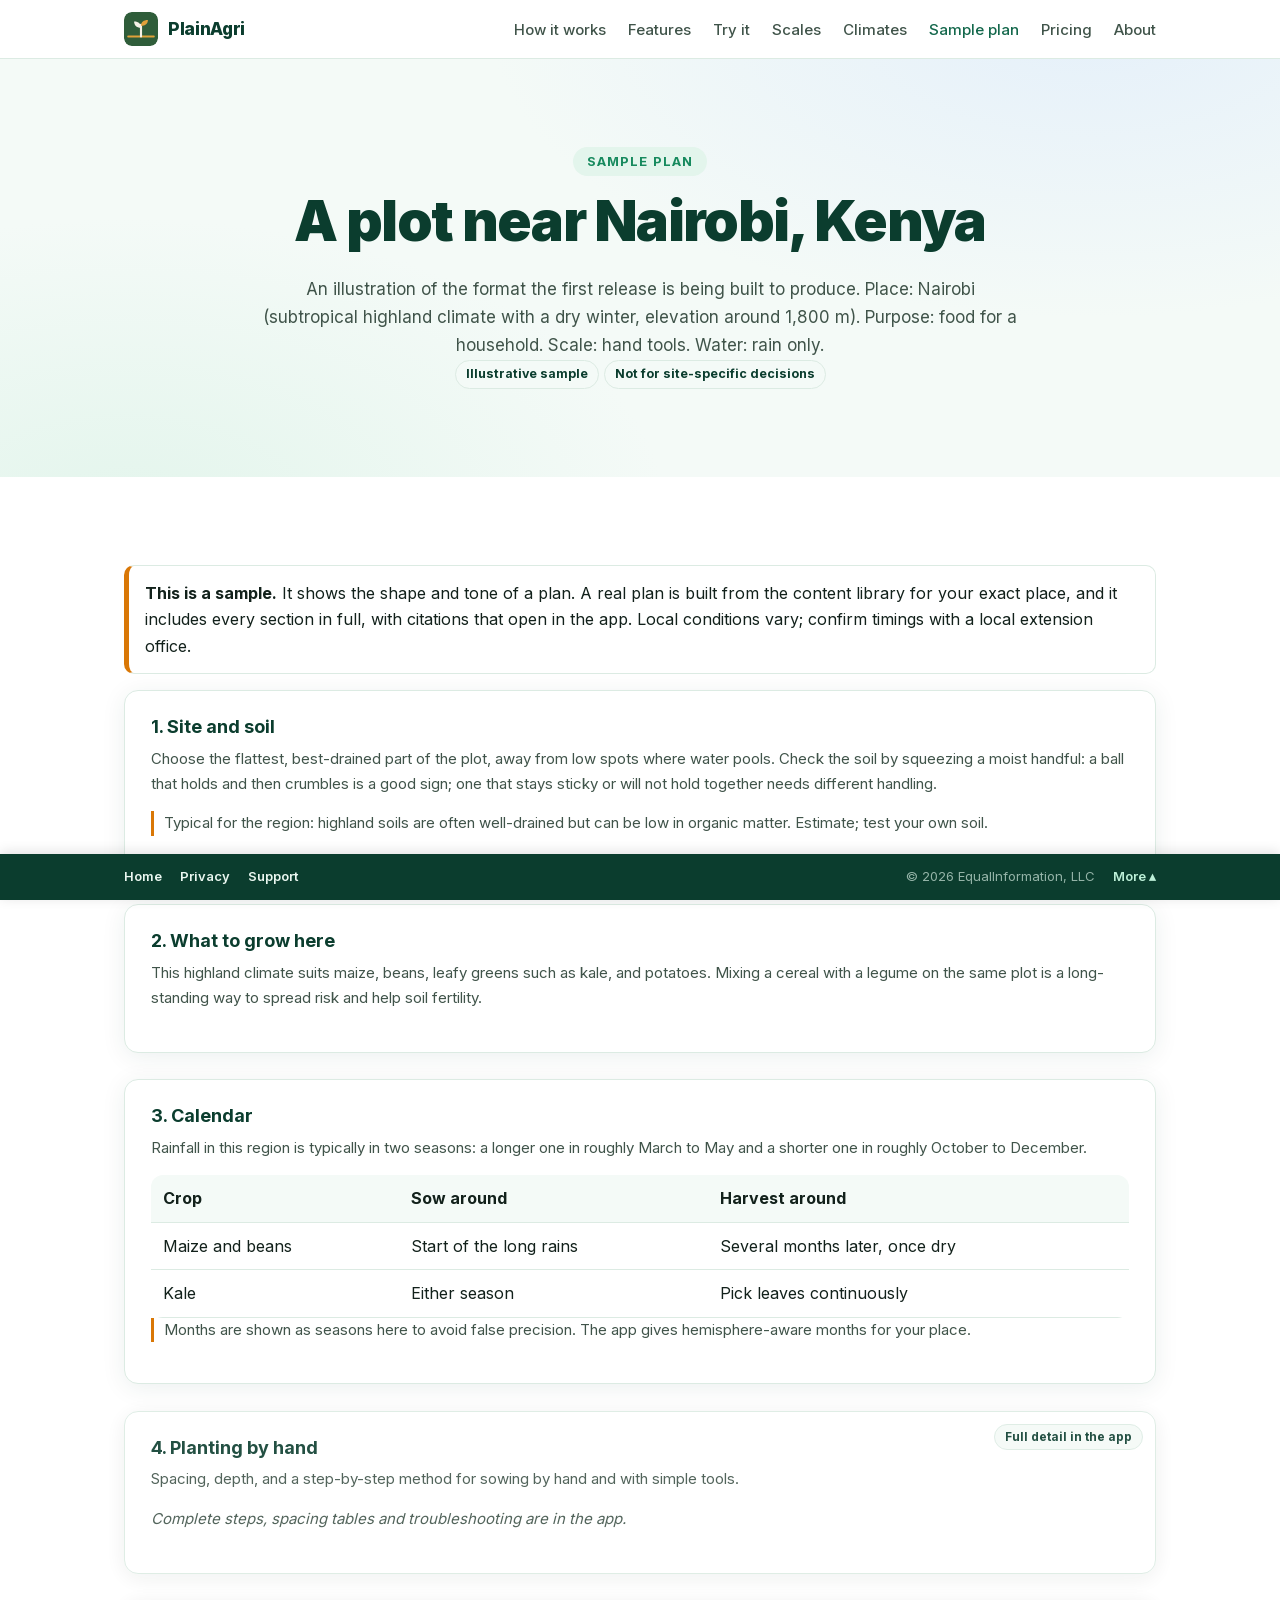
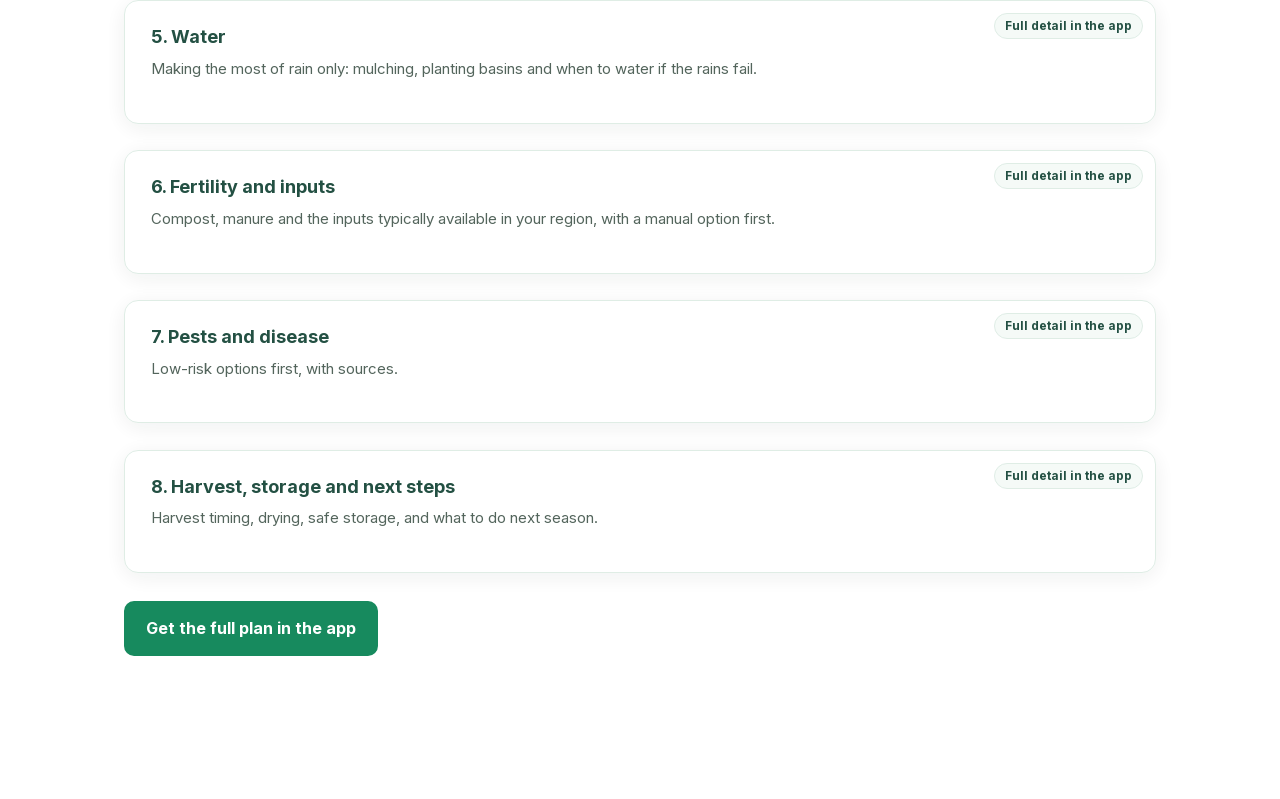
<file: sample-plan/index.html>
<!DOCTYPE html>
<html lang="en">
<head>
<meta charset="UTF-8">
<meta name="viewport" content="width=device-width, initial-scale=1.0">
<title>Sample plan: a small plot near Nairobi</title>
<meta name="description" content="A sample PlainAgri plan for a hand-tool plot near Nairobi, Kenya, to show what the app produces. The full library lives in the app.">
<link rel="canonical" href="https://equalinformation.com/plain-agri-site/sample-plan/">
<link rel="icon" type="image/svg+xml" href="../assets/img/favicon.svg">
<meta name="theme-color" content="#0b3d2e">
<meta property="og:title" content="Sample plan: a small plot near Nairobi">
<meta property="og:description" content="A sample PlainAgri plan for a hand-tool plot near Nairobi, Kenya, to show what the app produces. The full library lives in the app.">
<meta property="og:type" content="website">
<meta property="og:site_name" content="PlainAgri">
<link rel="stylesheet" href="../assets/fonts/inter.css">
<link rel="stylesheet" href="../assets/css/style.css?v=4">
</head>
<body>
<a class="skip" href="#main">Skip to content</a>
<nav aria-label="Main"><div class="nav-inner">
<a href="../" class="nav-logo"><img src="../assets/img/favicon.svg" alt="" width="32" height="32"><span>PlainAgri</span></a>
<ul class="nav-links"><li><a href="../how-it-works/">How it works</a></li><li><a href="../features/">Features</a></li><li><a href="../try/">Try it</a></li><li><a href="../scales/">Scales</a></li><li><a href="../climates/">Climates</a></li><li><a href="../sample-plan/" aria-current="page">Sample plan</a></li><li><a href="../pricing/">Pricing</a></li><li><a href="../about/">About</a></li></ul><button class="mobile-menu-btn" onclick="document.querySelector('.nav-links').classList.toggle('show')" aria-label="Menu">&#9776;</button></div></nav>
<main id="main">

<section class="hero"><div class="wrap"><span class="eyebrow">Sample plan</span><h1>A plot near Nairobi, Kenya</h1>
<p class="lead">An illustration of the format the first release is being built to produce. Place: Nairobi (subtropical highland climate with a dry winter, elevation around 1,800 m). Purpose: food for a household. Scale: hand tools. Water: rain only.</p>
<p><span class="pill">Illustrative sample</span> <span class="pill">Not for site-specific decisions</span></p></div></section>
<section><div class="wrap">
<div class="note"><b>This is a sample.</b> It shows the shape and tone of a plan. A real plan is built from the content library for your exact place, and it includes every section in full, with citations that open in the app. Local conditions vary; confirm timings with a local extension office.</div>
<div class="card"><h3>1. Site and soil</h3><p>Choose the flattest, best-drained part of the plot, away from low spots where water pools. Check the soil by squeezing a moist handful: a ball that holds and then crumbles is a good sign; one that stays sticky or will not hold together needs different handling.</p><p class="est">Typical for the region: highland soils are often well-drained but can be low in organic matter. Estimate; test your own soil.</p></div><br>
<div class="card"><h3>2. What to grow here</h3><p>This highland climate suits maize, beans, leafy greens such as kale, and potatoes. Mixing a cereal with a legume on the same plot is a long-standing way to spread risk and help soil fertility.</p></div><br>
<div class="card"><h3>3. Calendar</h3><p>Rainfall in this region is typically in two seasons: a longer one in roughly March to May and a shorter one in roughly October to December.</p>
<table><tr><th>Crop</th><th>Sow around</th><th>Harvest around</th></tr>
<tr><td>Maize and beans</td><td>Start of the long rains</td><td>Several months later, once dry</td></tr>
<tr><td>Kale</td><td>Either season</td><td>Pick leaves continuously</td></tr></table>
<p class="est">Months are shown as seasons here to avoid false precision. The app gives hemisphere-aware months for your place.</p></div><br>
<div class="card locked"><h3>4. Planting by hand</h3><p>Spacing, depth, and a step-by-step method for sowing by hand and with simple tools.</p><p><i>Complete steps, spacing tables and troubleshooting are in the app.</i></p></div><br>
<div class="card locked"><h3>5. Water</h3><p>Making the most of rain only: mulching, planting basins and when to water if the rains fail.</p></div><br>
<div class="card locked"><h3>6. Fertility and inputs</h3><p>Compost, manure and the inputs typically available in your region, with a manual option first.</p></div><br>
<div class="card locked"><h3>7. Pests and disease</h3><p>Low-risk options first, with sources.</p></div><br>
<div class="card locked"><h3>8. Harvest, storage and next steps</h3><p>Harvest timing, drying, safe storage, and what to do next season.</p></div>
<p style="margin-top:28px"><a class="btn" href="../pricing/">Get the full plan in the app</a></p>
</div></section>
</main>
<footer><details class="footer-dock"><summary><span class="dock-links"><a href="../">Home</a><a href="../privacy/">Privacy</a><a href="../support/">Support</a></span><span class="dock-copy">&copy; 2026 EqualInformation, LLC</span><span class="dock-more">More</span></summary>
<div class="footer-inner"><ul class="footer-links"><li><a href="../how-it-works/">How it works</a></li><li><a href="../features/">Features</a></li><li><a href="../try/">Try it</a></li><li><a href="../scales/">Scales</a></li><li><a href="../climates/">Climates</a></li><li><a href="../sample-plan/">Sample plan</a></li><li><a href="../pricing/">Pricing</a></li><li><a href="../about/">About</a></li><li><a href="../privacy/">Privacy Policy</a></li><li><a href="../support/">Support</a></li><li><a href="https://equalinformation.com" target="_blank" rel="noopener">EqualInformation</a></li></ul>
<p class="footer-copy">PlainAgri is general educational information, not a substitute for local agricultural advice or product labels. Always check local regulations before using any chemical input. &copy; 2026 EqualInformation, LLC.</p></div></details></footer>


<script src="../assets/js/site.js" defer></script>

</body></html>
</file>
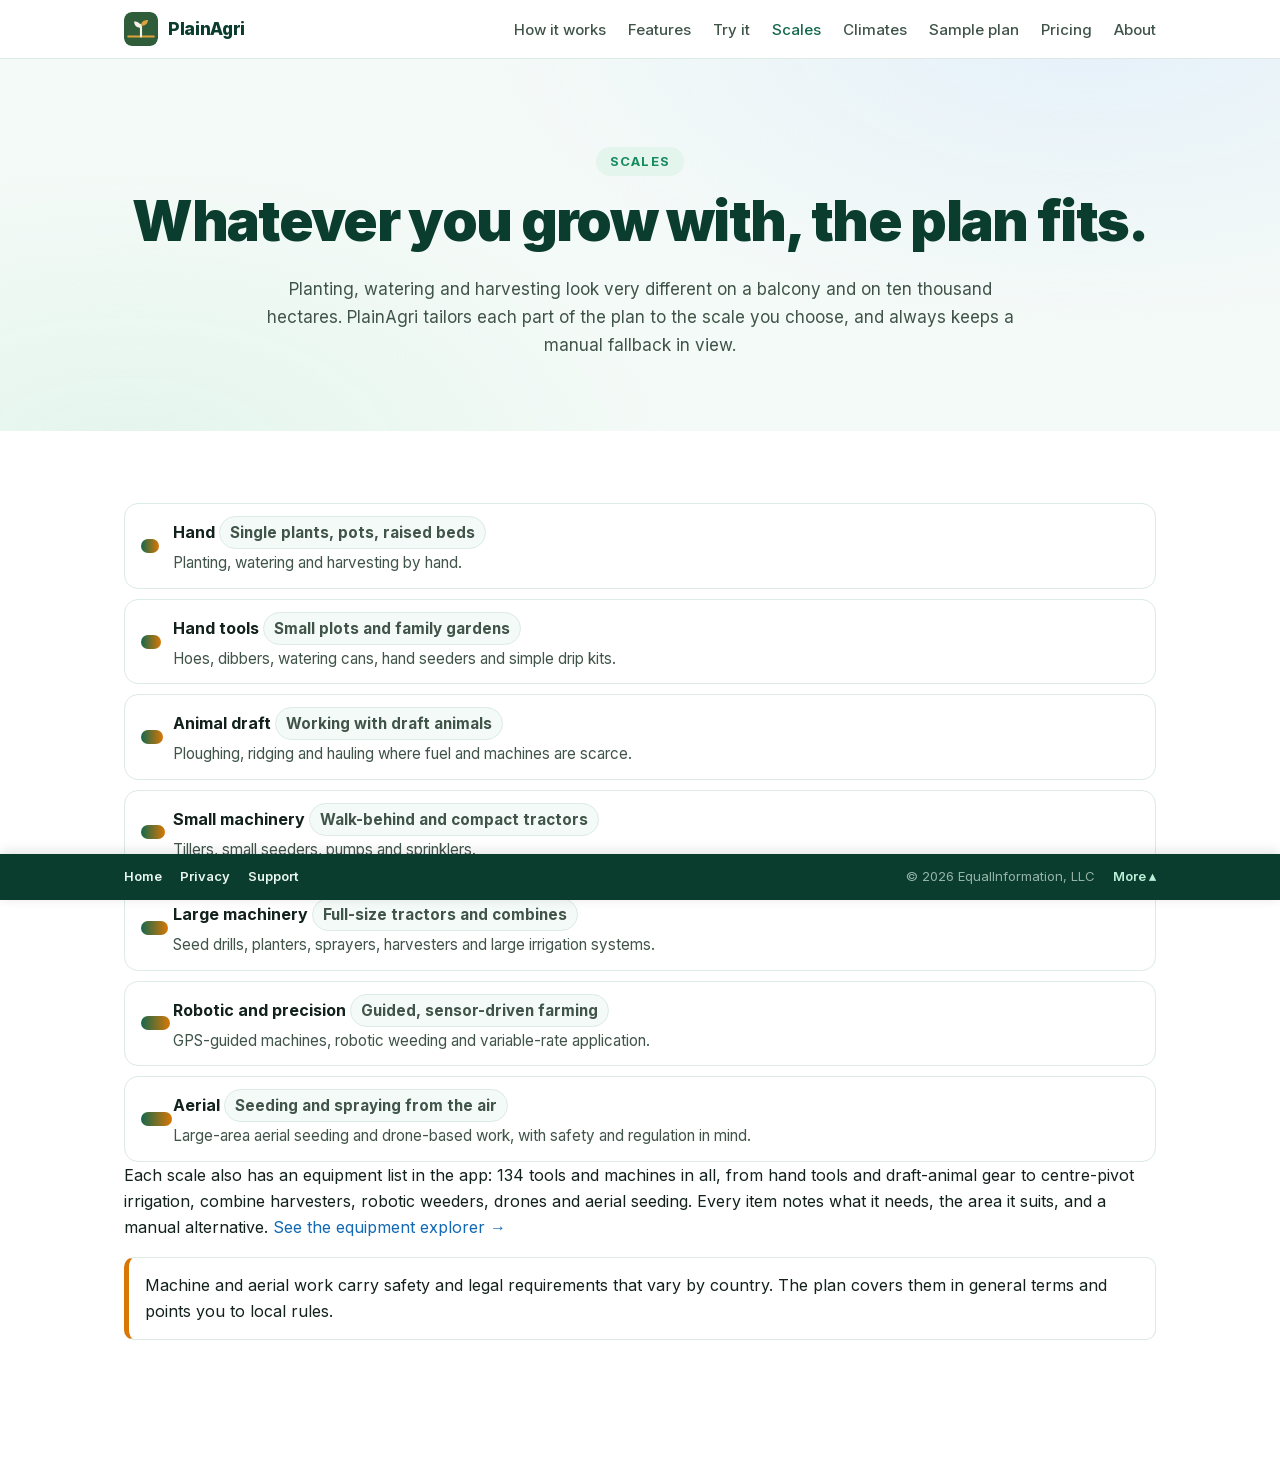
<file: scales/index.html>
<!DOCTYPE html>
<html lang="en">
<head>
<meta charset="UTF-8">
<meta name="viewport" content="width=device-width, initial-scale=1.0">
<title>Every scale of growing</title>
<meta name="description" content="From a single plant by hand to robotic and aerial farming: PlainAgri is being built to cover the whole range.">
<link rel="canonical" href="https://equalinformation.com/plain-agri-site/scales/">
<link rel="icon" type="image/svg+xml" href="../assets/img/favicon.svg">
<meta name="theme-color" content="#0b3d2e">
<meta property="og:title" content="Every scale of growing">
<meta property="og:description" content="From a single plant by hand to robotic and aerial farming: PlainAgri is being built to cover the whole range.">
<meta property="og:type" content="website">
<meta property="og:site_name" content="PlainAgri">
<link rel="stylesheet" href="../assets/fonts/inter.css">
<link rel="stylesheet" href="../assets/css/style.css?v=4">
</head>
<body>
<a class="skip" href="#main">Skip to content</a>
<nav aria-label="Main"><div class="nav-inner">
<a href="../" class="nav-logo"><img src="../assets/img/favicon.svg" alt="" width="32" height="32"><span>PlainAgri</span></a>
<ul class="nav-links"><li><a href="../how-it-works/">How it works</a></li><li><a href="../features/">Features</a></li><li><a href="../try/">Try it</a></li><li><a href="../scales/" aria-current="page">Scales</a></li><li><a href="../climates/">Climates</a></li><li><a href="../sample-plan/">Sample plan</a></li><li><a href="../pricing/">Pricing</a></li><li><a href="../about/">About</a></li></ul><button class="mobile-menu-btn" onclick="document.querySelector('.nav-links').classList.toggle('show')" aria-label="Menu">&#9776;</button></div></nav>
<main id="main">

<section class="hero"><div class="wrap"><span class="eyebrow">Scales</span><h1>Whatever you grow with, the plan fits.</h1>
<p class="lead">Planting, watering and harvesting look very different on a balcony and on ten thousand hectares. PlainAgri tailors each part of the plan to the scale you choose, and always keeps a manual fallback in view.</p></div></section>
<section><div class="wrap"><ul class="ladder"><li><span class="rung" style="--w:0"></span><div><b>Hand <span class="pill">Single plants, pots, raised beds</span></b><span>Planting, watering and harvesting by hand.</span></div></li><li><span class="rung" style="--w:12"></span><div><b>Hand tools <span class="pill">Small plots and family gardens</span></b><span>Hoes, dibbers, watering cans, hand seeders and simple drip kits.</span></div></li><li><span class="rung" style="--w:24"></span><div><b>Animal draft <span class="pill">Working with draft animals</span></b><span>Ploughing, ridging and hauling where fuel and machines are scarce.</span></div></li><li><span class="rung" style="--w:36"></span><div><b>Small machinery <span class="pill">Walk-behind and compact tractors</span></b><span>Tillers, small seeders, pumps and sprinklers.</span></div></li><li><span class="rung" style="--w:48"></span><div><b>Large machinery <span class="pill">Full-size tractors and combines</span></b><span>Seed drills, planters, sprayers, harvesters and large irrigation systems.</span></div></li><li><span class="rung" style="--w:60"></span><div><b>Robotic and precision <span class="pill">Guided, sensor-driven farming</span></b><span>GPS-guided machines, robotic weeding and variable-rate application.</span></div></li><li><span class="rung" style="--w:72"></span><div><b>Aerial <span class="pill">Seeding and spraying from the air</span></b><span>Large-area aerial seeding and drone-based work, with safety and regulation in mind.</span></div></li></ul>
<p>Each scale also has an equipment list in the app: 134 tools and machines in all, from hand tools and draft-animal gear to centre-pivot irrigation, combine harvesters, robotic weeders, drones and aerial seeding. Every item notes what it needs, the area it suits, and a manual alternative. <a href="../features/#equipment">See the equipment explorer &rarr;</a></p>
<div class="note">Machine and aerial work carry safety and legal requirements that vary by country. The plan covers them in general terms and points you to local rules.</div></div></section>
</main>
<footer><details class="footer-dock"><summary><span class="dock-links"><a href="../">Home</a><a href="../privacy/">Privacy</a><a href="../support/">Support</a></span><span class="dock-copy">&copy; 2026 EqualInformation, LLC</span><span class="dock-more">More</span></summary>
<div class="footer-inner"><ul class="footer-links"><li><a href="../how-it-works/">How it works</a></li><li><a href="../features/">Features</a></li><li><a href="../try/">Try it</a></li><li><a href="../scales/">Scales</a></li><li><a href="../climates/">Climates</a></li><li><a href="../sample-plan/">Sample plan</a></li><li><a href="../pricing/">Pricing</a></li><li><a href="../about/">About</a></li><li><a href="../privacy/">Privacy Policy</a></li><li><a href="../support/">Support</a></li><li><a href="https://equalinformation.com" target="_blank" rel="noopener">EqualInformation</a></li></ul>
<p class="footer-copy">PlainAgri is general educational information, not a substitute for local agricultural advice or product labels. Always check local regulations before using any chemical input. &copy; 2026 EqualInformation, LLC.</p></div></details></footer>


<script src="../assets/js/site.js" defer></script>

</body></html>
</file>
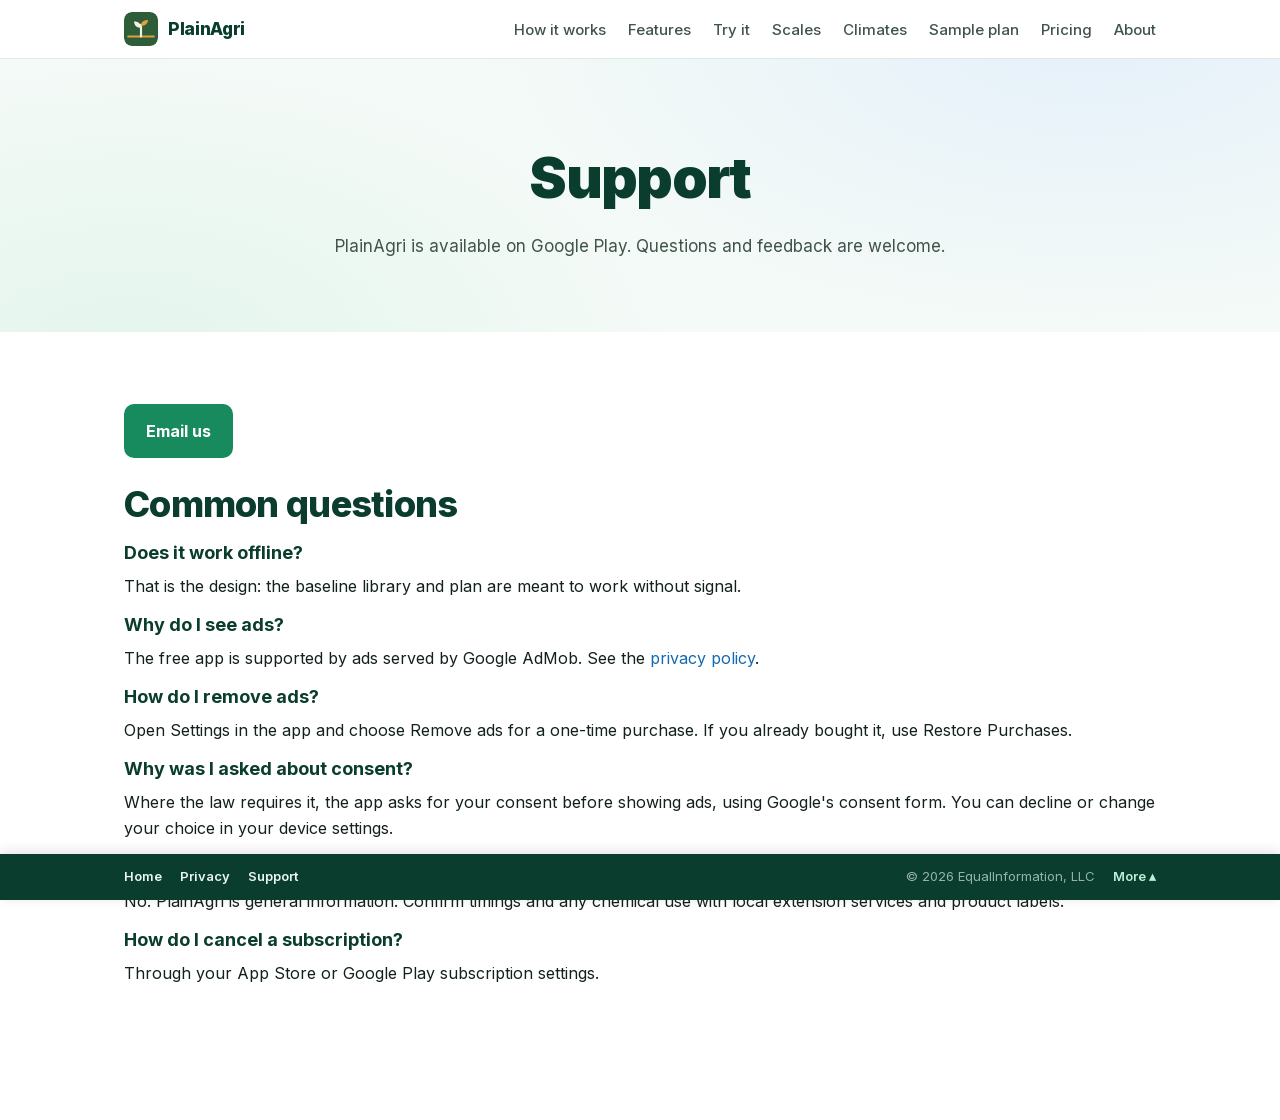
<file: support/index.html>
<!DOCTYPE html>
<html lang="en">
<head>
<meta charset="UTF-8">
<meta name="viewport" content="width=device-width, initial-scale=1.0">
<title>Support</title>
<meta name="description" content="Get help or send feedback about PlainAgri.">
<link rel="canonical" href="https://equalinformation.com/plain-agri-site/support/">
<link rel="icon" type="image/svg+xml" href="../assets/img/favicon.svg">
<meta name="theme-color" content="#0b3d2e">
<meta property="og:title" content="Support">
<meta property="og:description" content="Get help or send feedback about PlainAgri.">
<meta property="og:type" content="website">
<meta property="og:site_name" content="PlainAgri">
<link rel="stylesheet" href="../assets/fonts/inter.css">
<link rel="stylesheet" href="../assets/css/style.css?v=4">
</head>
<body>
<a class="skip" href="#main">Skip to content</a>
<nav aria-label="Main"><div class="nav-inner">
<a href="../" class="nav-logo"><img src="../assets/img/favicon.svg" alt="" width="32" height="32"><span>PlainAgri</span></a>
<ul class="nav-links"><li><a href="../how-it-works/">How it works</a></li><li><a href="../features/">Features</a></li><li><a href="../try/">Try it</a></li><li><a href="../scales/">Scales</a></li><li><a href="../climates/">Climates</a></li><li><a href="../sample-plan/">Sample plan</a></li><li><a href="../pricing/">Pricing</a></li><li><a href="../about/">About</a></li></ul><button class="mobile-menu-btn" onclick="document.querySelector('.nav-links').classList.toggle('show')" aria-label="Menu">&#9776;</button></div></nav>
<main id="main">

<section class="hero"><div class="wrap"><h1>Support</h1><p class="lead">PlainAgri is available on Google Play. Questions and feedback are welcome.</p></div></section>
<section><div class="wrap"><p><a class="btn" href="mailto:support@equalinformation.com?subject=PlainAgri%20Feedback">Email us</a></p>
<h2>Common questions</h2>
<h3>Does it work offline?</h3><p>That is the design: the baseline library and plan are meant to work without signal.</p>
<h3>Why do I see ads?</h3><p>The free app is supported by ads served by Google AdMob. See the <a href="../privacy/">privacy policy</a>.</p>
<h3>How do I remove ads?</h3><p>Open Settings in the app and choose Remove ads for a one-time purchase. If you already bought it, use Restore Purchases.</p>
<h3>Why was I asked about consent?</h3><p>Where the law requires it, the app asks for your consent before showing ads, using Google's consent form. You can decline or change your choice in your device settings.</p>
<h3>Is the advice a substitute for a local expert?</h3><p>No. PlainAgri is general information. Confirm timings and any chemical use with local extension services and product labels.</p>
<h3>How do I cancel a subscription?</h3><p>Through your App Store or Google Play subscription settings.</p></div></section>
</main>
<footer><details class="footer-dock"><summary><span class="dock-links"><a href="../">Home</a><a href="../privacy/">Privacy</a><a href="../support/">Support</a></span><span class="dock-copy">&copy; 2026 EqualInformation, LLC</span><span class="dock-more">More</span></summary>
<div class="footer-inner"><ul class="footer-links"><li><a href="../how-it-works/">How it works</a></li><li><a href="../features/">Features</a></li><li><a href="../try/">Try it</a></li><li><a href="../scales/">Scales</a></li><li><a href="../climates/">Climates</a></li><li><a href="../sample-plan/">Sample plan</a></li><li><a href="../pricing/">Pricing</a></li><li><a href="../about/">About</a></li><li><a href="../privacy/">Privacy Policy</a></li><li><a href="../support/">Support</a></li><li><a href="https://equalinformation.com" target="_blank" rel="noopener">EqualInformation</a></li></ul>
<p class="footer-copy">PlainAgri is general educational information, not a substitute for local agricultural advice or product labels. Always check local regulations before using any chemical input. &copy; 2026 EqualInformation, LLC.</p></div></details></footer>


<script src="../assets/js/site.js" defer></script>

</body></html>
</file>
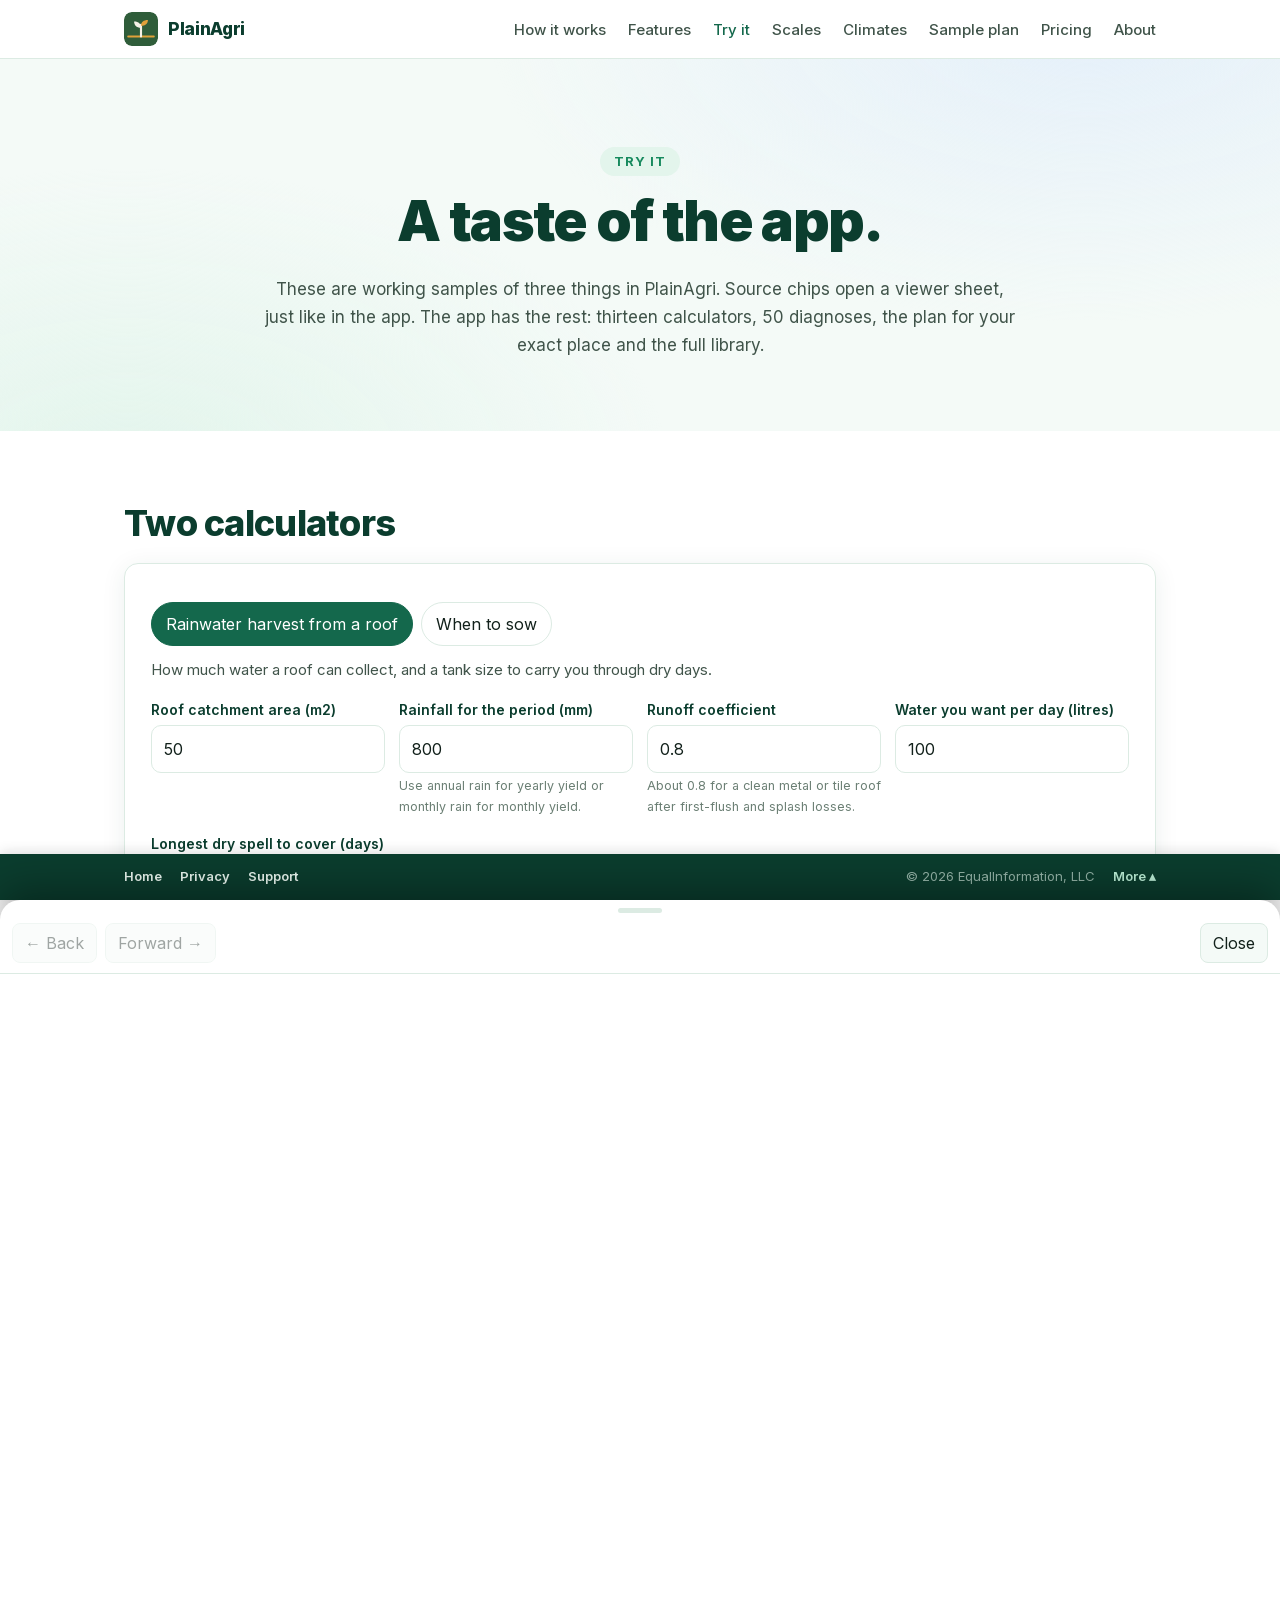
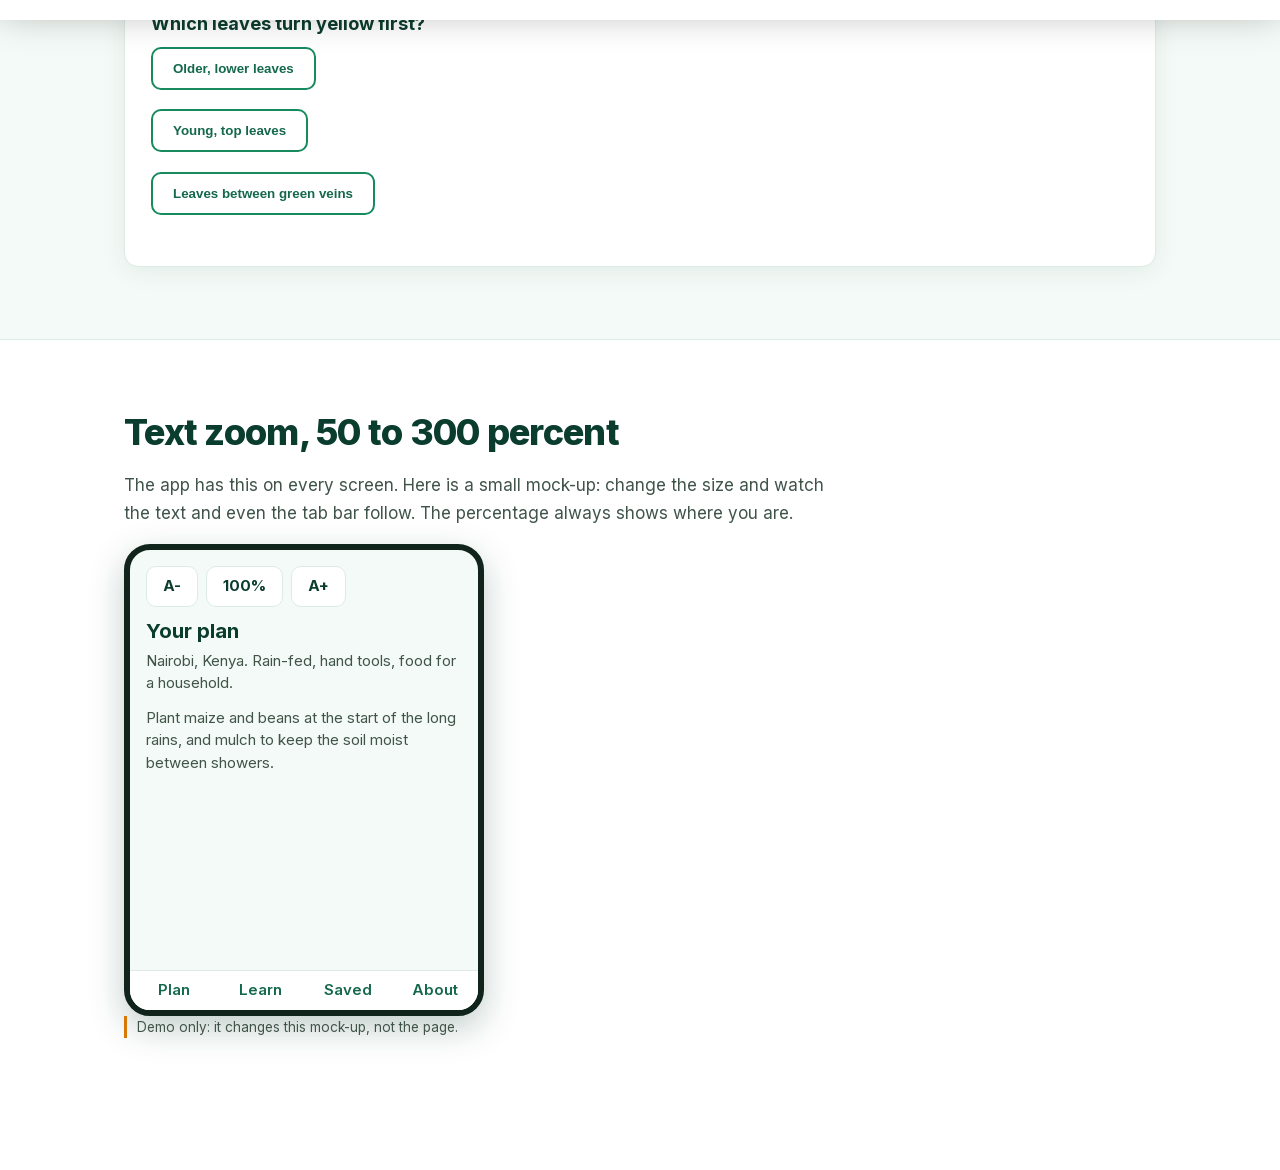
<file: try/index.html>
<!DOCTYPE html>
<html lang="en">
<head>
<meta charset="UTF-8">
<meta name="viewport" content="width=device-width, initial-scale=1.0">
<title>Try it: calculators, diagnosis and zoom</title>
<meta name="description" content="Try PlainAgri in your browser: two real calculators, a real diagnosis walk-through and the text zoom. The app has the full library.">
<link rel="canonical" href="https://equalinformation.com/plain-agri-site/try/">
<link rel="icon" type="image/svg+xml" href="../assets/img/favicon.svg">
<meta name="theme-color" content="#0b3d2e">
<meta property="og:title" content="Try it: calculators, diagnosis and zoom">
<meta property="og:description" content="Try PlainAgri in your browser: two real calculators, a real diagnosis walk-through and the text zoom. The app has the full library.">
<meta property="og:type" content="website">
<meta property="og:site_name" content="PlainAgri">
<link rel="stylesheet" href="../assets/fonts/inter.css">
<link rel="stylesheet" href="../assets/css/style.css?v=4">
</head>
<body>
<a class="skip" href="#main">Skip to content</a>
<nav aria-label="Main"><div class="nav-inner">
<a href="../" class="nav-logo"><img src="../assets/img/favicon.svg" alt="" width="32" height="32"><span>PlainAgri</span></a>
<ul class="nav-links"><li><a href="../how-it-works/">How it works</a></li><li><a href="../features/">Features</a></li><li><a href="../try/" aria-current="page">Try it</a></li><li><a href="../scales/">Scales</a></li><li><a href="../climates/">Climates</a></li><li><a href="../sample-plan/">Sample plan</a></li><li><a href="../pricing/">Pricing</a></li><li><a href="../about/">About</a></li></ul><button class="mobile-menu-btn" onclick="document.querySelector('.nav-links').classList.toggle('show')" aria-label="Menu">&#9776;</button></div></nav>
<main id="main">

<section class="hero"><div class="wrap"><span class="eyebrow">Try it</span><h1>A taste of the app.</h1>
<p class="lead">These are working samples of three things in PlainAgri. Source chips open a viewer sheet, just like in the app. The app has the rest: thirteen calculators, 50 diagnoses, the plan for your exact place and the full library.</p></div></section>

<section id="calculators"><div class="wrap"><h2>Two calculators</h2><div class="card" id="calc-demo" aria-live="polite"></div></div></section>

<section class="alt" id="diagnose"><div class="wrap"><h2>Walk a diagnosis: leaves turning yellow</h2><p class="lead">This is one of the three free walk-throughs. Pick what matches what you see.</p><div class="card" id="diag-demo"></div></div></section>

<section id="zoom"><div class="wrap"><h2>Text zoom, 50 to 300 percent</h2>
<p class="lead">The app has this on every screen. Here is a small mock-up: change the size and watch the text and even the tab bar follow. The percentage always shows where you are.</p>
<div class="zframe" id="zoom-demo"><div class="zview" tabindex="0" aria-label="Sample plan text that scales">
<div class="zbar"><button type="button" data-z="minus" aria-label="Smaller text">A-</button><button type="button" class="zpct" aria-label="Reset text size to 100 percent">100%</button><button type="button" data-z="plus" aria-label="Larger text">A+</button></div>
<h3>Your plan</h3><p>Nairobi, Kenya. Rain-fed, hand tools, food for a household.</p><p>Plant maize and beans at the start of the long rains, and mulch to keep the soil moist between showers.</p></div>
<div class="ztabs" aria-hidden="true"><span>Plan</span><span>Learn</span><span>Saved</span><span>About</span></div></div>
<p class="est">Demo only: it changes this mock-up, not the page.</p></div></section>

</main>
<footer><details class="footer-dock"><summary><span class="dock-links"><a href="../">Home</a><a href="../privacy/">Privacy</a><a href="../support/">Support</a></span><span class="dock-copy">&copy; 2026 EqualInformation, LLC</span><span class="dock-more">More</span></summary>
<div class="footer-inner"><ul class="footer-links"><li><a href="../how-it-works/">How it works</a></li><li><a href="../features/">Features</a></li><li><a href="../try/">Try it</a></li><li><a href="../scales/">Scales</a></li><li><a href="../climates/">Climates</a></li><li><a href="../sample-plan/">Sample plan</a></li><li><a href="../pricing/">Pricing</a></li><li><a href="../about/">About</a></li><li><a href="../privacy/">Privacy Policy</a></li><li><a href="../support/">Support</a></li><li><a href="https://equalinformation.com" target="_blank" rel="noopener">EqualInformation</a></li></ul>
<p class="footer-copy">PlainAgri is general educational information, not a substitute for local agricultural advice or product labels. Always check local regulations before using any chemical input. &copy; 2026 EqualInformation, LLC.</p></div></details></footer>
<div class="sheet-back"></div>
<div class="sheet" role="dialog" aria-modal="true" aria-label="Source viewer (demo)" aria-hidden="true">
<div class="sheet-grab"></div>
<div class="sheet-bar"><button data-act="back" aria-label="Back" disabled>&larr; Back</button><button data-act="fwd" aria-label="Forward" disabled>Forward &rarr;</button><div class="sheet-title"></div><button data-act="close" aria-label="Close source viewer">Close</button></div>
<div class="sheet-body"></div></div>
<script src="../assets/js/demo-data.js" defer></script>
<script src="../assets/js/site.js" defer></script>
<script src="../assets/js/demos.js" defer></script>
</body></html>
</file>
<file: assets/fonts/inter.css>
/* Inter variable font (latin subset) — self-hosted, no third-party requests.
   Single variable file covers all weights 100–900. */
@font-face {
    font-family: 'Inter';
    font-style: normal;
    font-weight: 100 900;
    font-display: swap;
    src: url(inter-latin-var.woff2) format('woff2');
    unicode-range: U+0000-00FF, U+0131, U+0152-0153, U+02BB-02BC, U+02C6, U+02DA, U+02DC, U+0304, U+0308, U+0329, U+2000-206F, U+20AC, U+2122, U+2191, U+2193, U+2212, U+2215, U+FEFF, U+FFFD;
}
</file>
<file: assets/css/style.css>
:root{--green-900:#0b3d2e;--green-700:#14684c;--green-600:#178a5e;--green-500:#1fa971;--green-100:#e3f5ec;--blue-700:#0b4f8a;--blue-600:#1268b3;--blue-100:#e5f0fa;--amber-500:#d97706;--ink:#12211b;--ink-soft:#40544a;--ink-faint:#6b7f74;--paper:#fff;--paper-tint:#f4faf7;--line:#dcebe3;
/* aliases used by existing PlainAgri rules, mapped to the Nutrisize Health palette */
--bg:var(--paper);--bg2:var(--paper-tint);--card:#fff;--muted:var(--ink-soft);--green:var(--green-700);--green2:var(--green-600);--amber:var(--amber-500);--soil:var(--green-900);--on-green:#fff;--shadow:0 4px 24px rgba(11,61,46,.08)}
*{box-sizing:border-box}html{scroll-behavior:smooth;scroll-padding-top:70px;scroll-padding-bottom:54px}
body{margin:0;font:16px/1.65 'Inter',-apple-system,BlinkMacSystemFont,'Segoe UI',Roboto,sans-serif;color:var(--ink);background:var(--paper);-webkit-font-smoothing:antialiased}
img,svg{max-width:100%}a{color:var(--blue-600);text-decoration:none}a:hover{text-decoration:underline}
.skip{position:absolute;left:-999px;top:0;background:var(--green);color:var(--on-green);padding:.6rem 1rem;z-index:99}.skip:focus{left:8px;top:8px}
.wrap{max-width:1080px;margin:0 auto;padding:0 24px}
nav{position:sticky;top:0;z-index:50;background:rgba(255,255,255,.92);backdrop-filter:blur(10px);border-bottom:1px solid var(--line)}
.nav-inner{max-width:1080px;margin:0 auto;padding:12px 24px;display:flex;align-items:center;gap:28px}
.nav-logo{display:flex;align-items:center;gap:10px;font-weight:800;font-size:17px;letter-spacing:-.02em;color:var(--green-900);white-space:nowrap;flex-shrink:0;text-decoration:none}
.nav-logo:hover{text-decoration:none}.nav-logo img{width:34px;height:34px;border-radius:8px}
.nav-links{display:flex;gap:22px;list-style:none;margin:0 0 0 auto;padding:0;align-items:center}
.nav-links a{color:var(--ink-soft);font-size:15px;font-weight:500;white-space:nowrap;text-decoration:none}
.nav-links a:hover,.nav-links a[aria-current=page]{color:var(--green-700);text-decoration:none}
.mobile-menu-btn{display:none;margin-left:auto;background:none;border:none;font-size:24px;color:var(--green-900);cursor:pointer}
h1,h2,h3{line-height:1.15;margin:0 0 .5em}h1{font-size:clamp(34px,5.5vw,56px);font-weight:900;letter-spacing:-.03em;line-height:1.12;color:var(--green-900)}
h2{font-size:clamp(26px,4vw,36px);font-weight:800;letter-spacing:-.02em;color:var(--green-900)}h3{font-size:18px;font-weight:700;color:var(--green-900)}
p{margin:0 0 1em}.lead{font-size:17px;color:var(--ink-soft);max-width:44rem}
section{padding:72px 0}section.alt{background:var(--paper-tint);border-top:1px solid var(--line);border-bottom:1px solid var(--line)}
.hero{text-align:center;padding:88px 0 72px;background:radial-gradient(1000px 500px at 85% -10%,var(--blue-100) 0%,transparent 60%),radial-gradient(900px 500px at 10% 110%,var(--green-100) 0%,transparent 60%),var(--paper-tint)}
.eyebrow{display:inline-block;font-size:13px;font-weight:700;letter-spacing:.08em;text-transform:uppercase;color:var(--green-600);background:var(--green-100);border-radius:999px;padding:4px 14px;margin-bottom:14px}
.btn{display:inline-block;margin:0 .5rem .6rem 0;padding:12px 20px;border-radius:10px;font-weight:700;text-decoration:none;border:2px solid var(--green-600);background:var(--green-600);color:#fff}
.btn:hover{background:var(--green-700);border-color:var(--green-700);color:#fff;text-decoration:none}.btn.ghost{background:transparent;color:var(--green-700)}.btn.ghost:hover{background:var(--green-100);color:var(--green-700)}
.badges{display:flex;gap:12px;flex-wrap:wrap;margin-top:20px}.badge{border:2px dashed var(--line);border-radius:12px;padding:10px 16px;color:var(--muted);font-size:.9rem;background:var(--card)}.badge b{display:block;color:var(--ink)}.badge.live{border-style:solid;border-color:var(--brand,#0b3d2e);text-decoration:none;color:var(--ink)}.badge.live:hover{background:#eef6f1}
.grid{display:grid;gap:16px;grid-template-columns:repeat(auto-fit,minmax(240px,1fr))}
.card{background:#fff;border:1px solid var(--line);border-radius:14px;padding:26px;box-shadow:var(--shadow)}.card p{font-size:15px;color:var(--ink-soft)}
.card .n{display:inline-grid;place-items:center;width:34px;height:34px;border-radius:50%;background:var(--green-100);color:var(--green-700);font-weight:800;margin-bottom:10px}
.ladder{display:grid;gap:10px;margin:0;padding:0;list-style:none}
.ladder li{display:grid;grid-template-columns:auto 1fr;gap:14px;align-items:center;background:var(--card);border:1px solid var(--line);border-radius:14px;padding:12px 16px}
.ladder .rung{width:calc(18px + var(--w,0)*1%);min-width:18px;max-width:90px;height:14px;border-radius:8px;background:linear-gradient(90deg,var(--green),var(--amber))}
.ladder b{display:block}.ladder span{color:var(--muted);font-size:.95rem}
.pill{display:inline-block;font-size:.78rem;font-weight:700;padding:3px 10px;border-radius:99px;background:var(--bg2);border:1px solid var(--line);color:var(--soil)}
.cite{font:inherit;font-size:.78em;vertical-align:super;border:1px solid var(--green);color:var(--green);background:transparent;border-radius:6px;padding:0 6px;cursor:pointer}
.cite:hover{background:var(--green);color:var(--on-green)}
.est{font-size:.85rem;color:var(--muted);border-left:3px solid var(--amber);padding-left:10px}
.note{background:var(--card);border:1px solid var(--line);border-left:5px solid var(--amber);border-radius:10px;padding:14px 16px;margin:16px 0}
table{width:100%;border-collapse:collapse;background:var(--card);border-radius:12px;overflow:hidden}th,td{padding:10px 12px;border-bottom:1px solid var(--line);text-align:left;vertical-align:top}th{background:var(--bg2)}
.zones{display:flex;flex-wrap:wrap;gap:8px;margin:12px 0}.zones button{font:inherit;padding:8px 14px;border-radius:99px;border:1px solid var(--line);background:var(--card);color:var(--ink);cursor:pointer}
.zones button[aria-pressed=true]{background:var(--green);color:var(--on-green);border-color:var(--green)}
.zone-out{min-height:200px}
.locked{position:relative;opacity:.9}.locked::after{content:"Full detail in the app";position:absolute;right:12px;top:12px;font-size:.75rem;font-weight:700;color:var(--soil);background:var(--bg2);border:1px solid var(--line);border-radius:99px;padding:2px 10px}
.price{font-size:2.2rem;font-weight:800}.price small{font-size:1rem;color:var(--muted);font-weight:500}
ul.tick{list-style:none;padding:0}ul.tick li{padding-left:26px;position:relative;margin:.4em 0}ul.tick li::before{content:"";position:absolute;left:0;top:.55em;width:12px;height:7px;border-left:3px solid var(--green);border-bottom:3px solid var(--green);transform:rotate(-45deg)}
footer{background:var(--green-900);color:#cfe6db;padding:44px 0 36px;font-size:14px}footer a{color:#eaf7f0;font-weight:500}footer .cols{display:grid;gap:24px;grid-template-columns:repeat(auto-fit,minmax(200px,1fr))}footer small{opacity:.85}
/* citation sheet */
.sheet-back{position:fixed;inset:0;background:rgba(0,0,0,.45);display:none;z-index:70}.sheet-back.open{display:block}
.sheet{position:fixed;left:0;right:0;bottom:0;height:80vh;height:80dvh;background:var(--card);border-radius:20px 20px 0 0;box-shadow:0 -10px 40px rgba(0,0,0,.35);display:flex;flex-direction:column;transform:translateY(100%);transition:transform .25s ease;z-index:71}
.sheet.open{transform:none}
.sheet-bar{display:flex;align-items:center;gap:8px;padding:10px 12px;border-bottom:1px solid var(--line)}
.sheet-bar button{font:inherit;border:1px solid var(--line);background:var(--bg2);color:var(--ink);border-radius:8px;padding:6px 12px;cursor:pointer}.sheet-bar button:disabled{opacity:.4;cursor:default}
.sheet-title{flex:1;min-width:0;text-align:center;font-size:.85rem;color:var(--muted);overflow:hidden;text-overflow:ellipsis;white-space:nowrap}
.sheet-body{flex:1;overflow:auto;padding:20px 18px 40px;max-width:760px;width:100%;margin:0 auto}
.sheet-grab{width:44px;height:5px;border-radius:3px;background:var(--line);margin:8px auto 0}
@media (prefers-reduced-motion:reduce){*{transition:none!important;scroll-behavior:auto!important}}

.shots{display:flex;gap:20px;overflow-x:auto;padding:8px 2px 18px;scroll-snap-type:x mandatory}
.shots figure{margin:0;flex:0 0 auto;width:min(230px,62vw);scroll-snap-align:start;text-align:center}
.shots figcaption{margin-top:10px;font-size:.9rem;color:var(--muted)}
.phone{border:6px solid #10241c;border-radius:30px;overflow:hidden;background:#10241c;box-shadow:var(--shadow);aspect-ratio:1320/2868}
.phone.android{aspect-ratio:1080/1920;border-radius:22px}
.phone img{display:block;width:100%;height:100%;object-fit:cover;object-position:top}
@media(min-width:900px){.shots{overflow:visible;justify-content:center;flex-wrap:wrap}}

/* ---------- Demos ---------- */
.fields{display:grid;gap:14px;grid-template-columns:repeat(auto-fit,minmax(200px,1fr));margin:14px 0}
.field label{display:block;font-weight:600;font-size:14px;color:var(--green-900);margin-bottom:4px}
.field input{width:100%;font:inherit;padding:10px 12px;border:1px solid var(--line);border-radius:10px;background:#fff;color:var(--ink)}
.field input:focus,.btn:focus-visible,button:focus-visible,a:focus-visible{outline:3px solid var(--blue-600);outline-offset:2px}
.field small{display:block;color:var(--ink-faint);font-size:12.5px;margin-top:3px}
.out{display:flex;gap:12px;flex-wrap:wrap;margin:14px 0}
.stat{background:#fff;border:1px solid var(--line);border-radius:14px;box-shadow:var(--shadow);padding:14px 18px;min-width:170px;flex:1}
.stat .num{font-size:24px;font-weight:800;color:var(--green-700);letter-spacing:-.02em}.stat .label{font-size:13px;color:var(--ink-faint);font-weight:500}
.opts{display:flex;flex-direction:column;gap:10px;align-items:flex-start;margin:12px 0}
.zones button[role=tab][aria-selected=true]{background:var(--green-700);color:#fff;border-color:var(--green-700)}
.zbar{display:flex;align-items:center;gap:8px;margin-bottom:12px}
.zbar button{font:inherit;font-weight:700;border:1px solid var(--line);background:#fff;color:var(--green-900);border-radius:10px;padding:8px 16px;cursor:pointer;min-width:44px}
.zbar button:disabled{opacity:.4;cursor:default}.zbar .zpct{min-width:72px}
.zframe{border:6px solid #10241c;border-radius:26px;background:var(--paper-tint);max-width:360px;overflow:hidden;box-shadow:0 12px 34px rgba(11,61,46,.25)}
.zframe{font-size:15px;line-height:1.5}.zview{height:420px;overflow:auto;padding:16px}
.zview h3{font-size:1.35em;margin:0 0 .4em}.zview p{font-size:1em;color:var(--ink-soft);margin:0 0 .8em}
.ztabs{display:flex;border-top:1px solid var(--line);background:#fff}.zview.wide~.ztabs{flex-wrap:wrap}
.ztabs span{flex:1;text-align:center;padding:8px 4px;color:var(--green-700);font-weight:600;white-space:nowrap}
.zshots{display:flex;gap:16px;overflow-x:auto;padding:6px 2px 14px}
.feat{display:grid;gap:28px;grid-template-columns:1fr 280px;align-items:center;margin:0 0 56px}
.feat.rev{grid-template-columns:280px 1fr}.feat.rev .feat-img{order:-1}
.feat-img{display:flex;gap:14px;justify-content:center;flex-wrap:wrap}.feat-img .phone{width:min(240px,70vw)}
.feat h2{margin-top:0}.tag{display:inline-block;font-size:12px;font-weight:700;padding:2px 10px;border-radius:99px;margin:0 6px 6px 0;background:var(--blue-100);color:var(--blue-700)}.tag.pro{background:var(--green-100);color:var(--green-700)}
@media (max-width:760px){.feat,.feat.rev{grid-template-columns:1fr}.feat.rev .feat-img{order:0}}
.feat>*{min-width:0}.feat-img .phone{max-width:100%;flex:0 1 auto}.zframe{max-width:min(360px,100%)}
@media (max-width:1180px){.nav-inner{gap:16px}.nav-links{gap:14px}}
@media (max-width:1040px){.nav-links{display:none;position:absolute;top:100%;left:0;right:0;background:#fff;border-bottom:1px solid var(--line);flex-direction:column;padding:16px 24px;gap:14px;align-items:flex-start}.nav-links.show{display:flex;max-height:calc(100vh - 120px);overflow-y:auto}.mobile-menu-btn{display:block}}
.feat{grid-template-columns:1fr auto}.feat.rev{grid-template-columns:auto 1fr}
.feat-img{flex-wrap:nowrap;align-items:flex-start}.feat-img .phone{width:clamp(130px,17vw,210px)}
@media (max-width:760px){.feat,.feat.rev{grid-template-columns:1fr}.feat-img{flex-wrap:wrap}.feat-img .phone{width:min(42vw,200px)}}

/* Match nutrisize.health: centred hero copy */
.hero .lead{margin:22px auto 0;max-width:760px;font-size:17px;color:var(--ink-soft)}
.hero .badges,.hero .btns{justify-content:center}
.hero h1{margin-bottom:.35em}
/* Fixed bottom dock (as nutrisize.health): footer stays visible; More/Less expands the full footer upward */
footer{background:var(--green-900);color:#cfe6db;font-size:14px;padding:0}
body{padding-bottom:46px}
footer{position:fixed;left:0;right:0;bottom:0;z-index:60;box-shadow:0 -2px 12px rgba(0,0,0,.12)}
.footer-dock summary{list-style:none;cursor:pointer;display:flex;align-items:center;gap:18px;max-width:1080px;margin:0 auto;padding:0 24px;min-height:46px;font-size:13px}
.footer-dock summary::-webkit-details-marker{display:none}
.dock-links{display:flex;gap:18px;flex-wrap:wrap}.dock-links a{color:#eaf7f0;font-weight:600;text-decoration:none}
.dock-copy{opacity:.7;margin-left:auto}
.dock-more{color:#bdf0d8;font-weight:600;white-space:nowrap;font-size:0}
.dock-more::before,.dock-more::after{font-size:13px}.dock-more::before{content:"More"}.dock-more::after{content:" \25B4"}
.footer-dock[open] .dock-more::before{content:"Less"}.footer-dock[open] .dock-more::after{content:" \25BE"}
.footer-inner{max-width:1080px;margin:0 auto;padding:0 24px;text-align:center}
.footer-dock .footer-inner{max-height:65vh;overflow-y:auto;padding-top:22px;padding-bottom:22px;border-top:1px solid rgba(255,255,255,.12)}
.footer-links{list-style:none;display:flex;gap:22px;justify-content:center;flex-wrap:wrap;margin:0 0 18px;padding:0}.footer-links a{color:#eaf7f0;font-weight:500;text-decoration:none}
.footer-copy{opacity:.75;line-height:1.9;font-size:13px;margin:0}
@media (max-width:640px){.dock-copy{display:none}.dock-more{margin-left:auto}.footer-dock summary{padding:0 16px;gap:14px}.dock-links{gap:14px;flex-wrap:nowrap}}
/* Centred hero: the note paragraph is centred text, so it must not carry the left rule used for in-page notes */
.hero .est{border-left:0;padding-left:0;max-width:760px;margin:16px auto 0;text-align:center}
</file>
